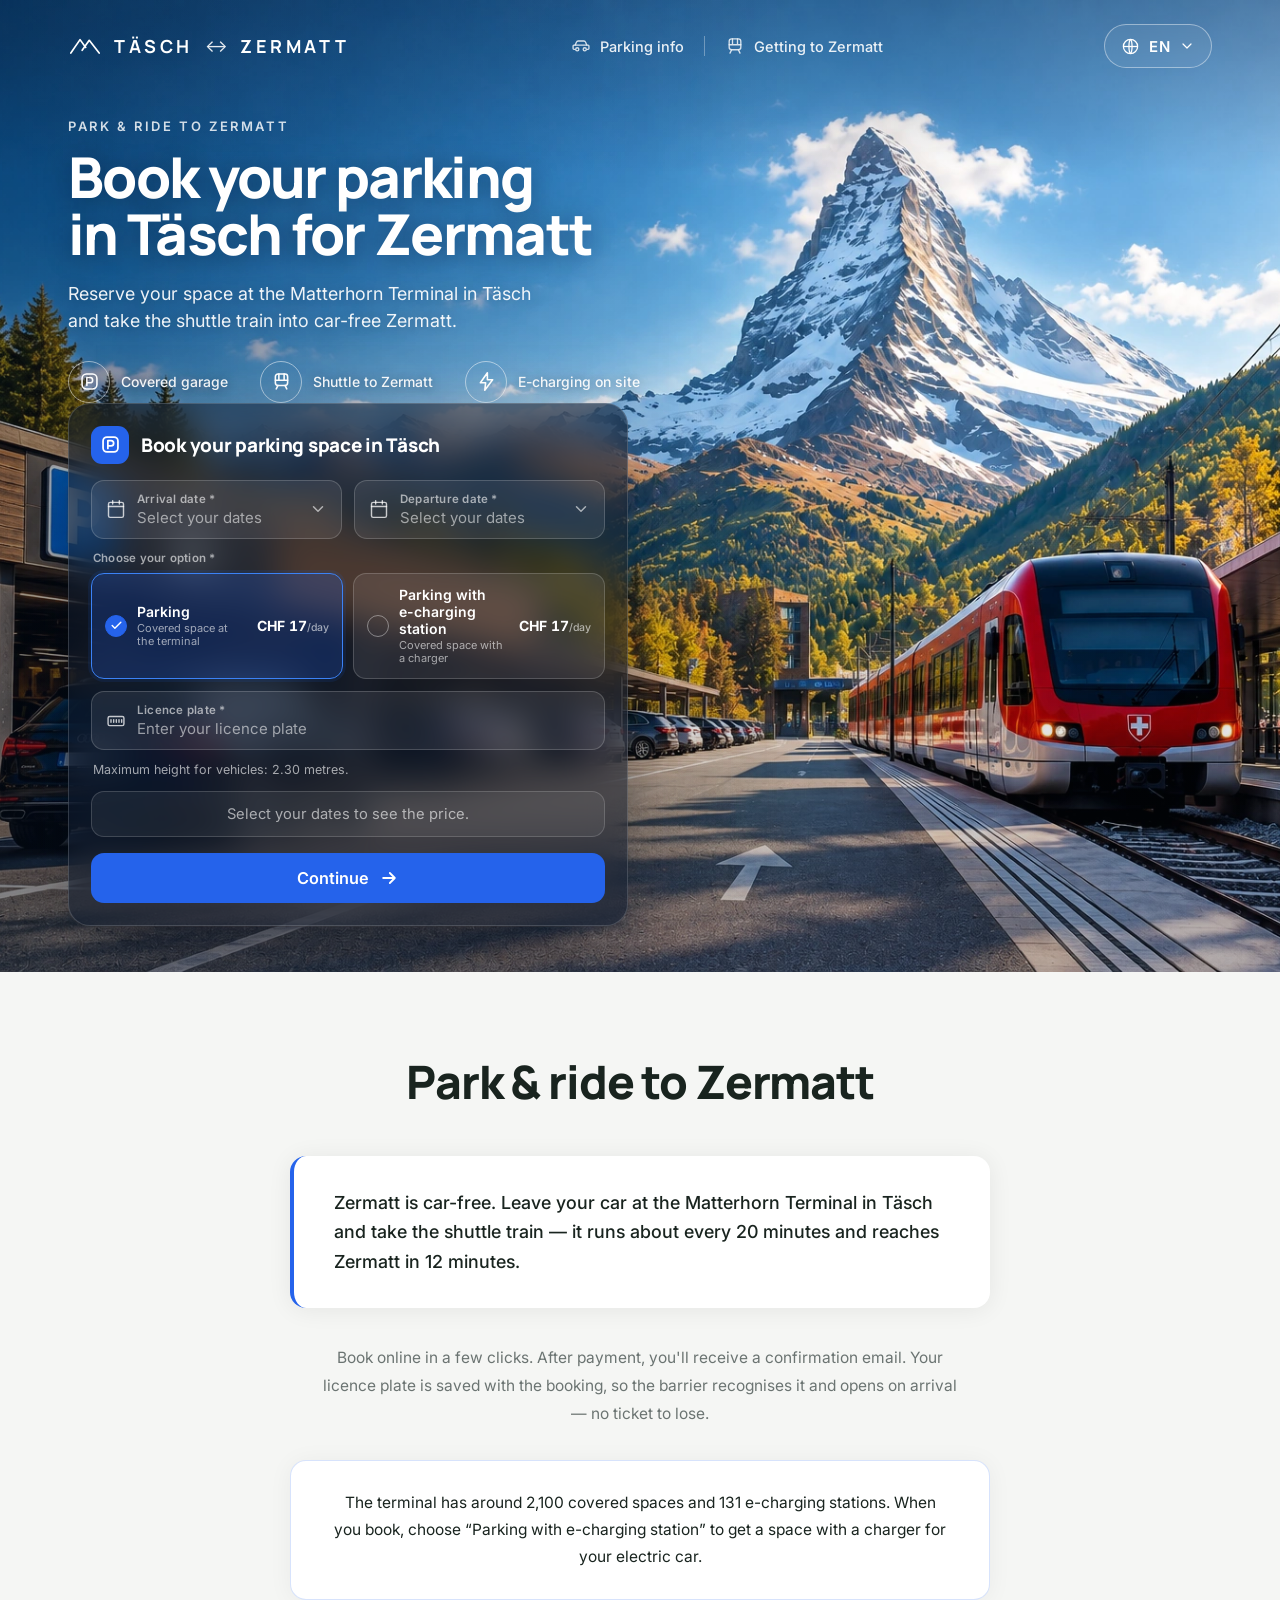
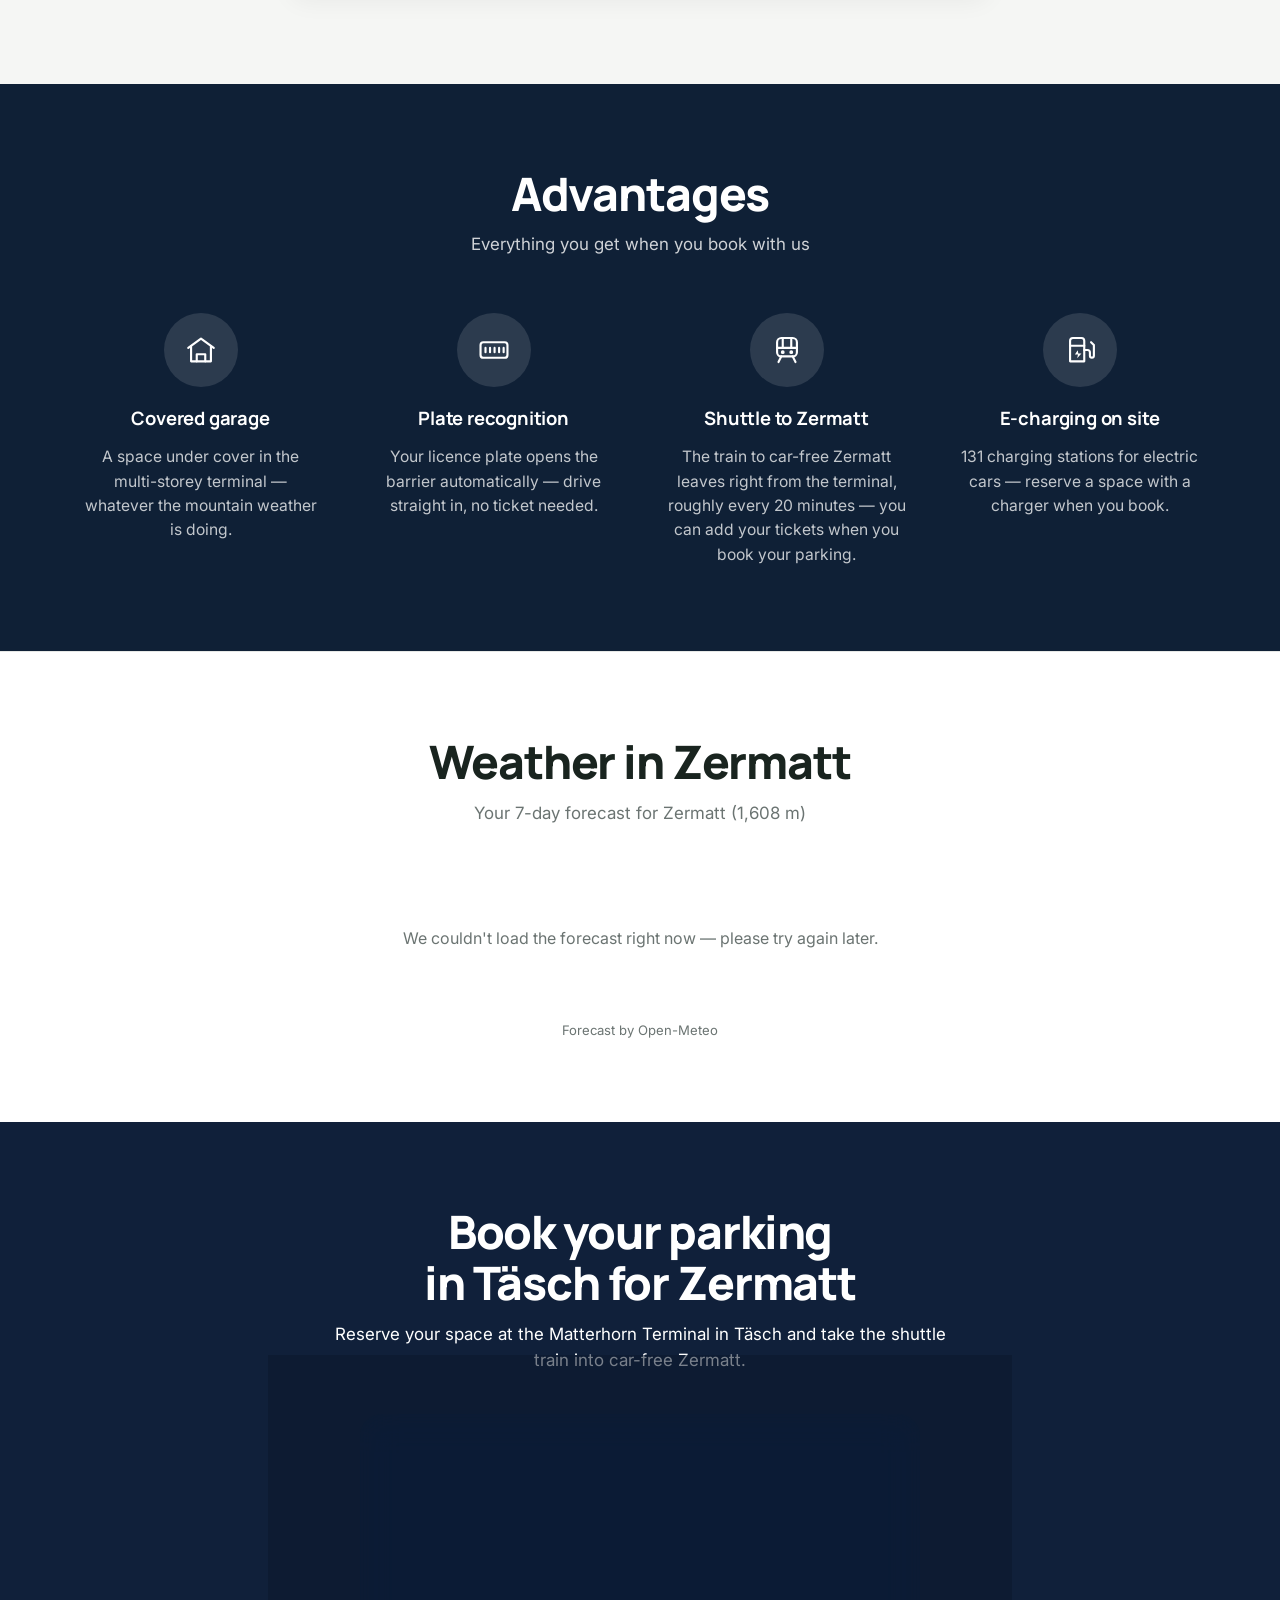
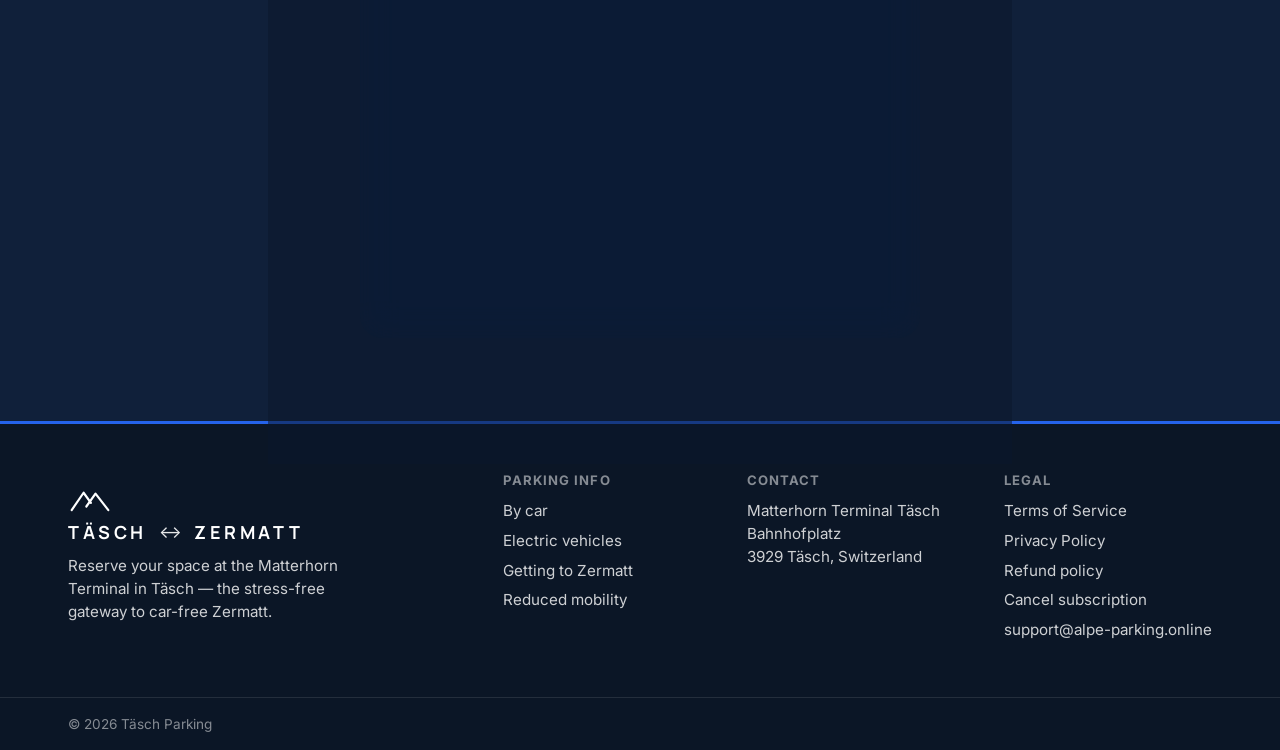
<file: index.html>
<!doctype html>
<html lang="en">
<head>
  <meta charset="utf-8" />
  <meta name="viewport" content="width=device-width, initial-scale=1" />
  <!-- Yandex.Metrika counter -->
  <script type="text/javascript">
    (function(m,e,t,r,i,k,a){
        m[i]=m[i]||function(){(m[i].a=m[i].a||[]).push(arguments)};
        m[i].l=1*new Date();
        for (var j = 0; j < document.scripts.length; j++) {if (document.scripts[j].src === r) { return; }}
        k=e.createElement(t),a=e.getElementsByTagName(t)[0],k.async=1,k.src=r,a.parentNode.insertBefore(k,a)
    })(window, document,'script','https://mc.yandex.ru/metrika/tag.js?id=112734916', 'ym');

    ym(112734916, 'init', {ssr:true, webvisor:true, clickmap:true, ecommerce:"dataLayer", referrer: document.referrer, url: location.href, accurateTrackBounce:true, trackLinks:true});
  </script>
  <!-- /Yandex.Metrika counter -->
  <title>Täsch Parking — Book your parking in Täsch for Zermatt</title>
  <meta name="description" content="Reserve your space at the Matterhorn Terminal in Täsch and take the shuttle train into car-free Zermatt." />
  <!-- hreflang alternates -->
  <link rel="alternate" hreflang="en" href="https://taesch-parking.online/" />
  <link rel="alternate" hreflang="de" href="https://taesch-parking.online/?lang=de" />
  <link rel="alternate" hreflang="it" href="https://taesch-parking.online/?lang=it" />
  <link rel="alternate" hreflang="fr" href="https://taesch-parking.online/?lang=fr" />
  <link rel="alternate" hreflang="es" href="https://taesch-parking.online/?lang=es" />
  <link rel="alternate" hreflang="hu" href="https://taesch-parking.online/?lang=hu" />
  <link rel="alternate" hreflang="pl" href="https://taesch-parking.online/?lang=pl" />
  <link rel="alternate" hreflang="ro" href="https://taesch-parking.online/?lang=ro" />
  <link rel="alternate" hreflang="cs" href="https://taesch-parking.online/?lang=cs" />
  <link rel="alternate" hreflang="nl" href="https://taesch-parking.online/?lang=nl" />
  <link rel="alternate" hreflang="sl" href="https://taesch-parking.online/?lang=sl" />
  <link rel="alternate" hreflang="pt" href="https://taesch-parking.online/?lang=pt" />
  <link rel="alternate" hreflang="hr" href="https://taesch-parking.online/?lang=hr" />
  <link rel="alternate" hreflang="sk" href="https://taesch-parking.online/?lang=sk" />
  <link rel="alternate" hreflang="sr" href="https://taesch-parking.online/?lang=sr" />
  <link rel="alternate" hreflang="uk" href="https://taesch-parking.online/?lang=uk" />
  <link rel="alternate" hreflang="ru" href="https://taesch-parking.online/?lang=ru" />
  <link rel="alternate" hreflang="da" href="https://taesch-parking.online/?lang=da" />
  <link rel="alternate" hreflang="nb" href="https://taesch-parking.online/?lang=nb" />
  <link rel="alternate" hreflang="tr" href="https://taesch-parking.online/?lang=tr" />
  <link rel="alternate" hreflang="zh" href="https://taesch-parking.online/?lang=zh" />
  <link rel="alternate" hreflang="ja" href="https://taesch-parking.online/?lang=ja" />
  <link rel="alternate" hreflang="ko" href="https://taesch-parking.online/?lang=ko" />
  <link rel="alternate" hreflang="hi" href="https://taesch-parking.online/?lang=hi" />
  <link rel="alternate" hreflang="ar" href="https://taesch-parking.online/?lang=ar" />
  <link rel="alternate" hreflang="x-default" href="https://taesch-parking.online/" />
  <link rel="canonical" href="https://taesch-parking.online/" />
  <!-- /hreflang alternates -->
  <link rel="preconnect" href="https://fonts.googleapis.com" />
  <link rel="preconnect" href="https://fonts.gstatic.com" crossorigin />
  <link href="https://fonts.googleapis.com/css2?family=Inter:wght@400;500;600;700;800&family=Manrope:wght@600;700;800&display=swap" rel="stylesheet" />
  <link rel="stylesheet" href="styles.css?v=40" />
</head>
<body>
  <!-- Yandex.Metrika counter (no-JS pixel) -->
  <noscript><div><img src="https://mc.yandex.ru/watch/112734916" style="position:absolute; left:-9999px;" alt="" /></div></noscript>
  <section class="hero">
    <img class="hero-bg" src="assets/hero.webp" alt="" aria-hidden="true">
    <!-- Header -->
    <header class="site-header">
      <div class="wrap header-inner">
        <a class="brand" href="index.html" aria-label="Täsch Parking — home page" data-i18n-aria="ui.homeLink">
          <svg class="brand-mark" viewBox="0 0 48 48" fill="none" stroke="currentColor" stroke-width="2.4" stroke-linecap="round" stroke-linejoin="round" aria-hidden="true">
            <path d="M4 34 L17 15 L25 26" />
            <path d="M20 30 L30 16 L44 34" />
          </svg>
          <span class="brand-text hero-wordmark">
            <span class="brand-name">TÄSCH</span>
            <span class="brand-arrow" aria-hidden="true">↔</span>
            <span class="brand-name">ZERMATT</span>
          </span>
        </a>

        <nav class="nav hero-nav" aria-label="Main menu" data-i18n-aria="ui.mainNav">
          <a class="hero-navlink" href="getting-here.html">
            <svg viewBox="0 0 24 24" fill="none" stroke="currentColor" stroke-width="1.6" stroke-linecap="round" stroke-linejoin="round" aria-hidden="true"><path d="M5 11l1.6-3.7A2 2 0 0 1 8.5 6h7a2 2 0 0 1 1.9 1.3L19 11"/><path d="M3.5 11h17a1 1 0 0 1 1 1v3a1 1 0 0 1-1 1h-1M4.5 16h-1a1 1 0 0 1-1-1v-3a1 1 0 0 1 1-1"/><circle cx="7.5" cy="16" r="1.9"/><circle cx="16.5" cy="16" r="1.9"/></svg>
            <span data-i18n="nav.parking">Parking info</span>
          </a>
          <span class="hero-navsep" aria-hidden="true"></span>
          <a class="hero-navlink" href="arrival-train.html">
            <svg viewBox="0 0 24 24" fill="none" stroke="currentColor" stroke-width="1.6" stroke-linecap="round" stroke-linejoin="round" aria-hidden="true"><rect x="5" y="3.5" width="14" height="13" rx="3"/><path d="M5 10.5h14M9 3.5v7M15 3.5v7M8 16.5l-2 4M16 16.5l2 4"/></svg>
            <span data-i18n="footer.l.train">Getting to Zermatt</span>
          </a>
        </nav>

        <div class="lang" id="lang">
          <button class="lang-btn" id="langBtn" type="button" aria-haspopup="listbox" aria-expanded="false">
            <svg class="icon" viewBox="0 0 24 24" fill="none" stroke="currentColor" stroke-width="1.6" aria-hidden="true">
              <circle cx="12" cy="12" r="9" />
              <path d="M3 12h18" />
              <path d="M12 3c2.6 2.6 2.6 15.4 0 18M12 3c-2.6 2.6-2.6 15.4 0 18" />
            </svg>
            <span id="langCode">EN</span>
            <svg class="chevron" viewBox="0 0 24 24" fill="none" stroke="currentColor" stroke-width="1.8" stroke-linecap="round" stroke-linejoin="round" aria-hidden="true"><path d="M6 9l6 6 6-6" /></svg>
          </button>
          <ul class="select-menu lang-menu" id="langMenu" role="listbox">
            <li class="select-option is-active" data-lang="en" role="option"><span class="opt-flag">🇬🇧</span><span>English</span><span class="opt-code">EN</span></li>
            <li class="select-option" data-lang="de" role="option"><span class="opt-flag">🇩🇪</span><span>Deutsch</span><span class="opt-code">DE</span></li>
            <li class="select-option" data-lang="fr" role="option"><span class="opt-flag">🇫🇷</span><span>Français</span><span class="opt-code">FR</span></li>
            <li class="select-option" data-lang="es" role="option"><span class="opt-flag">🇪🇸</span><span>Español</span><span class="opt-code">ES</span></li>
            <li class="select-option" data-lang="hu" role="option"><span class="opt-flag">🇭🇺</span><span>Magyar</span><span class="opt-code">HU</span></li>
            <li class="select-option" data-lang="it" role="option"><span class="opt-flag">🇮🇹</span><span>Italiano</span><span class="opt-code">IT</span></li>
            <li class="select-option" data-lang="pl" role="option"><span class="opt-flag">🇵🇱</span><span>Polski</span><span class="opt-code">PL</span></li>
            <li class="select-option" data-lang="ro" role="option"><span class="opt-flag">🇷🇴</span><span>Română</span><span class="opt-code">RO</span></li>
            <li class="select-option" data-lang="cs" role="option"><span class="opt-flag">🇨🇿</span><span>Čeština</span><span class="opt-code">CS</span></li>
            <li class="select-option" data-lang="nl" role="option"><span class="opt-flag">🇳🇱</span><span>Nederlands</span><span class="opt-code">NL</span></li>
            <li class="select-option" data-lang="sl" role="option"><span class="opt-flag">🇸🇮</span><span>Slovenščina</span><span class="opt-code">SL</span></li>
            <li class="select-option" data-lang="pt" role="option"><span class="opt-flag">🇵🇹</span><span>Português</span><span class="opt-code">PT</span></li>
            <li class="select-option" data-lang="hr" role="option"><span class="opt-flag">🇭🇷</span><span>Hrvatski</span><span class="opt-code">HR</span></li>
            <li class="select-option" data-lang="sk" role="option"><span class="opt-flag">🇸🇰</span><span>Slovenčina</span><span class="opt-code">SK</span></li>
            <li class="select-option" data-lang="sr" role="option"><span class="opt-flag">🇷🇸</span><span>Srpski</span><span class="opt-code">SR</span></li>
            <li class="select-option" data-lang="uk" role="option"><span class="opt-flag">🇺🇦</span><span>Українська</span><span class="opt-code">UK</span></li>
            <li class="select-option" data-lang="ru" role="option"><span class="opt-flag">🇷🇺</span><span>Русский</span><span class="opt-code">RU</span></li>
            <li class="select-option" data-lang="da" role="option"><span class="opt-flag">🇩🇰</span><span>Dansk</span><span class="opt-code">DA</span></li>
            <li class="select-option" data-lang="nb" role="option"><span class="opt-flag">🇳🇴</span><span>Norsk</span><span class="opt-code">NB</span></li>
            <li class="select-option" data-lang="tr" role="option"><span class="opt-flag">🇹🇷</span><span>Türkçe</span><span class="opt-code">TR</span></li>
            <li class="select-option" data-lang="zh" role="option"><span class="opt-flag">🇨🇳</span><span>中文</span><span class="opt-code">ZH</span></li>
            <li class="select-option" data-lang="ja" role="option"><span class="opt-flag">🇯🇵</span><span>日本語</span><span class="opt-code">JA</span></li>
            <li class="select-option" data-lang="ko" role="option"><span class="opt-flag">🇰🇷</span><span>한국어</span><span class="opt-code">KO</span></li>
            <li class="select-option" data-lang="hi" role="option"><span class="opt-flag">🇮🇳</span><span>हिन्दी</span><span class="opt-code">HI</span></li>
            <li class="select-option" data-lang="ar" role="option"><span class="opt-flag">🇸🇦</span><span>العربية</span><span class="opt-code">AR</span></li>
          </ul>
        </div>
      </div>
    </header>

    <!-- Hero content -->
    <div class="wrap hero-content">
      <div class="hero-copy">
        <p class="hero-eyebrow" data-i18n="info.title">Park &amp; ride to Zermatt</p>
        <h1 class="hero-title" data-i18n="hero.title" data-i18n-html>Book your parking<br>in Täsch for Zermatt</h1>
        <p class="hero-sub" data-i18n="hero.subtitle">Reserve your space at the Matterhorn Terminal in Täsch and take the shuttle train into car-free Zermatt.</p>
        <ul class="hero-badges">
          <li class="hero-badge">
            <span class="hb-ic"><svg viewBox="0 0 24 24" fill="none" stroke="currentColor" stroke-width="1.8" stroke-linecap="round" stroke-linejoin="round" aria-hidden="true"><rect x="3.5" y="3.5" width="17" height="17" rx="5"/><path d="M9 16.5V7.5h3.6a3 3 0 0 1 0 6H9"/></svg></span>
            <span data-i18n="adv.covered.t">Covered garage</span>
          </li>
          <li class="hero-badge">
            <span class="hb-ic"><svg viewBox="0 0 24 24" fill="none" stroke="currentColor" stroke-width="1.8" stroke-linecap="round" stroke-linejoin="round" aria-hidden="true"><rect x="5" y="3.5" width="14" height="13" rx="3"/><path d="M5 10.5h14M9 3.5v7M15 3.5v7M8 16.5l-2 4M16 16.5l2 4"/></svg></span>
            <span data-i18n="adv.shuttle.t">Shuttle to Zermatt</span>
          </li>
          <li class="hero-badge">
            <span class="hb-ic"><svg viewBox="0 0 24 24" fill="none" stroke="currentColor" stroke-width="1.8" stroke-linecap="round" stroke-linejoin="round" aria-hidden="true"><path d="M13 2 L5 13.5 h6 l-1 8.5 9-12 h-6 z"/></svg></span>
            <span data-i18n="adv.charge.t">E-charging on site</span>
          </li>
        </ul>
      </div>
      <div class="booking-card" id="book">
        <div id="bkContent"></div>
      </div>
    </div>
  </section>

  <section class="dining">
    <div class="wrap">
      <div class="section-head">
        <h2 data-i18n="info.title">Park &amp; ride to Zermatt</h2>
      </div>
      <p class="dine-guarantee" data-i18n="info.guarantee">Zermatt is car-free. Leave your car at the Matterhorn Terminal in Täsch and take the shuttle train — it runs about every 20 minutes and reaches Zermatt in 12 minutes.</p>
      <p class="dine-text" data-i18n="info.process">Book online in a few clicks. After payment, you'll receive a confirmation email. Your licence plate is saved with the booking, so the barrier recognises it and opens on arrival — no ticket to lose.</p>
      <p class="dine-voucher" data-i18n="info.extra">The terminal has around 2,100 covered spaces and 131 e-charging stations. When you book, choose “Parking with e-charging station” to get a space with a charger for your electric car.</p>
    </div>
  </section>

  <section class="advantages">
    <div class="wrap">
      <div class="section-head">
        <h2 data-i18n="adv.title">Advantages</h2>
        <p data-i18n="adv.subtitle">Everything you get when you book with us</p>
      </div>
      <ul class="adv-grid">
        <li class="adv">
          <span class="adv-icon">
            <svg viewBox="0 0 24 24" fill="none" stroke="currentColor" stroke-width="1.5" stroke-linecap="round" stroke-linejoin="round" aria-hidden="true">
              <path d="M3 10.5 L12 4 L21 10.5" />
              <path d="M5 9.5V20h14V9.5" />
              <path d="M9 20v-5h6v5" />
            </svg>
          </span>
          <h3 data-i18n="adv.covered.t">Covered garage</h3>
          <p data-i18n="adv.covered.d">A space under cover in the multi-storey terminal — whatever the mountain weather is doing.</p>
        </li>
        <li class="adv">
          <span class="adv-icon">
            <svg viewBox="0 0 24 24" fill="none" stroke="currentColor" stroke-width="1.5" stroke-linecap="round" stroke-linejoin="round" aria-hidden="true">
              <rect x="2.5" y="6.5" width="19" height="11" rx="2" />
              <path d="M6 10.5v3M9.2 10.5v3M12.4 10.5v3M15.6 10.5v3M18.8 10.5v3" />
            </svg>
          </span>
          <h3 data-i18n="adv.plate.t">Plate recognition</h3>
          <p data-i18n="adv.plate.d">Your licence plate opens the barrier automatically — drive straight in, no ticket needed.</p>
        </li>
        <li class="adv">
          <span class="adv-icon">
            <svg viewBox="0 0 24 24" fill="none" stroke="currentColor" stroke-width="1.5" stroke-linecap="round" stroke-linejoin="round" aria-hidden="true">
              <rect x="5" y="3.5" width="14" height="13" rx="3" />
              <path d="M5 10.5h14" />
              <path d="M9 3.5v7M15 3.5v7" />
              <path d="M8 16.5l-2 4M16 16.5l2 4" />
              <circle cx="9" cy="13.5" r="0.6" fill="currentColor" /><circle cx="15" cy="13.5" r="0.6" fill="currentColor" />
            </svg>
          </span>
          <h3 data-i18n="adv.shuttle.t">Shuttle to Zermatt</h3>
          <p data-i18n="adv.shuttle.d">The train to car-free Zermatt leaves right from the terminal, roughly every 20 minutes — you can add your tickets when you book your parking.</p>
        </li>
        <li class="adv">
          <span class="adv-icon">
            <svg viewBox="0 0 24 24" fill="none" stroke="currentColor" stroke-width="1.5" stroke-linecap="round" stroke-linejoin="round" aria-hidden="true">
              <path d="M7 3.5h6a2 2 0 0 1 2 2V20H5V5.5a2 2 0 0 1 2-2z" />
              <path d="M5 9h10" />
              <path d="M15 12h2.2a1.8 1.8 0 0 1 1.8 1.8V16a1.4 1.4 0 0 0 1.4 1.4A1.4 1.4 0 0 0 21.8 16V8.5l-2-2" />
              <path d="M10.4 12.2 L8.4 15.2 h2.2 l-0.6 2.6 3-3.4 h-2.2z" fill="currentColor" stroke="none" />
            </svg>
          </span>
          <h3 data-i18n="adv.charge.t">E-charging on site</h3>
          <p data-i18n="adv.charge.d">131 charging stations for electric cars — reserve a space with a charger when you book.</p>
        </li>
      </ul>
    </div>
  </section>

  <section class="weather">
    <div class="wrap">
      <div class="section-head">
        <h2 data-i18n="weather.title">Weather in Zermatt</h2>
        <p data-i18n="weather.subtitle">Your 7-day forecast for Zermatt (1,608 m)</p>
      </div>
      <div class="weather-grid" id="weatherGrid">
        <p class="weather-msg" data-i18n="weather.loading">Loading the latest forecast…</p>
      </div>
      <p class="weather-source">
        <a href="https://open-meteo.com" target="_blank" rel="noopener" data-i18n="weather.source">Forecast by Open-Meteo</a>
      </p>
    </div>
  </section>

  <section class="book-section">
    <div class="wrap">
      <div class="section-head">
        <h2 data-i18n="hero.title" data-i18n-html>Book your parking<br>in Täsch for Zermatt</h2>
        <p data-i18n="hero.subtitle">Reserve your space at the Matterhorn Terminal in Täsch and take the shuttle train into car-free Zermatt.</p>
      </div>
      <div class="booking-card">
        <div id="bkContent2"></div>
      </div>
    </div>
  </section>

  <footer class="site-footer">
    <div class="wrap">
      <div class="footer-col">
        <a class="brand" href="index.html" aria-label="Täsch Parking — home page" data-i18n-aria="ui.homeLink">
          <svg class="brand-mark" viewBox="0 0 48 48" fill="none" stroke="currentColor" stroke-width="2.4" stroke-linecap="round" stroke-linejoin="round" aria-hidden="true">
            <path d="M4 34 L17 15 L25 26" />
            <path d="M20 30 L30 16 L44 34" />
          </svg>
          <span class="brand-text hero-wordmark">
            <span class="brand-name">TÄSCH</span>
            <span class="brand-arrow" aria-hidden="true">↔</span>
            <span class="brand-name">ZERMATT</span>
          </span>
        </a>
        <p class="footer-tag" data-i18n="footer.tagline">Reserve your space at the Matterhorn Terminal in Täsch — the stress-free gateway to car-free Zermatt.</p>
      </div>
      <div class="footer-col">
        <h4 data-i18n="footer.links">Parking info</h4>
        <a href="arrival-car.html" data-i18n="footer.l.car">By car</a>
        <a href="arrival-charging.html" data-i18n="footer.l.charging">Electric vehicles</a>
        <a href="arrival-train.html" data-i18n="footer.l.train">Getting to Zermatt</a>
        <a href="arrival-reduced-mobility.html" data-i18n="footer.l.reduced">Reduced mobility</a>
      </div>
      <div class="footer-col">
        <h4 data-i18n="footer.contact">Contact</h4>
        <p>Matterhorn Terminal Täsch<br />Bahnhofplatz<br />3929 Täsch, <span data-i18n="footer.country">Switzerland</span></p>
      </div>
      <div class="footer-col footer-legal">
        <h4 data-i18n="legal.heading">Legal</h4>
        <a href="terms.html" data-i18n="legal.terms">Terms of Service</a>
        <a href="privacy.html" data-i18n="legal.privacy">Privacy Policy</a>
        <a href="refund.html" data-i18n="legal.refund">Refund policy</a>
        <a href="cancel-subscription.html" data-i18n="legal.cancel">Cancel subscription</a>
        <a href="mailto:support@alpe-parking.online">support@alpe-parking.online</a>
      </div>
    </div>
    <div class="footer-bottom">
      <div class="wrap"><span data-i18n="footer.legal">© 2026 Täsch Parking</span></div>
    </div>
  </footer>

  <div class="toast" id="toast" role="status" aria-live="polite"></div>

  <script src="script.js?v=40"></script>
</body>
</html>
</file>
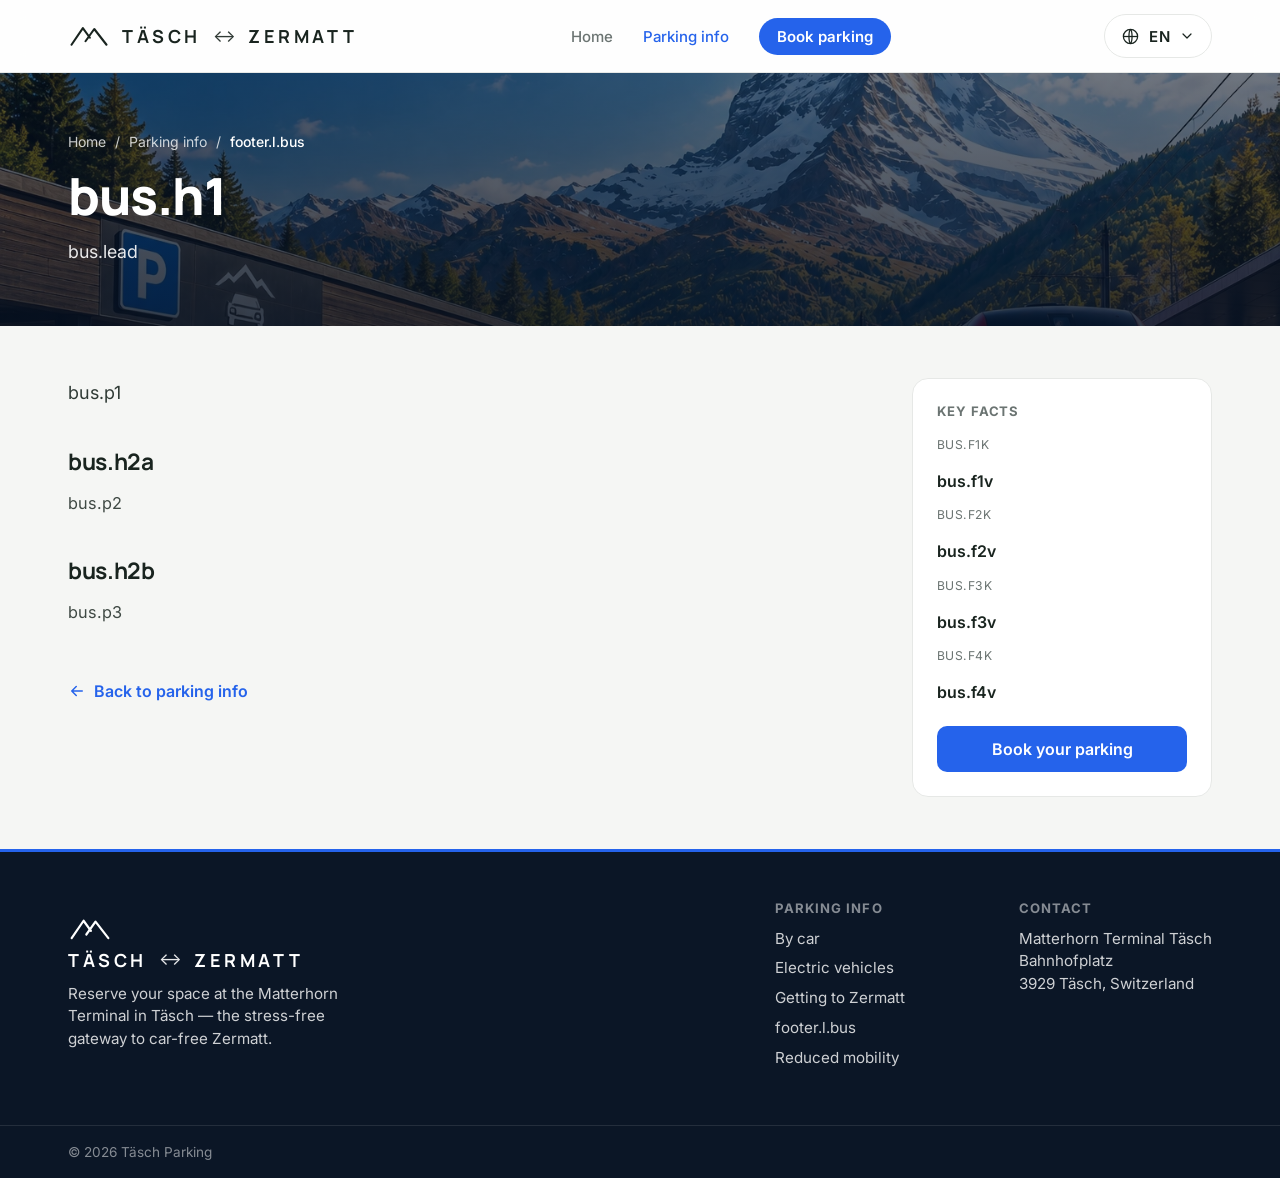
<file: arrival-bus.html>
<!doctype html>
<html lang="en">
<head>
  <!-- Yandex.Metrika counter -->
  <script type="text/javascript">
    (function(m,e,t,r,i,k,a){m[i]=m[i]||function(){(m[i].a=m[i].a||[]).push(arguments)};m[i].l=1*new Date();for(var j=0;j<document.scripts.length;j++){if(document.scripts[j].src===r){return;}}k=e.createElement(t),a=e.getElementsByTagName(t)[0],k.async=1,k.src=r,a.parentNode.insertBefore(k,a)})(window,document,'script','https://mc.yandex.ru/metrika/tag.js?id=110001464','ym');
    ym(110001464,'init',{ssr:true,webvisor:true,clickmap:true,ecommerce:"dataLayer",referrer:document.referrer,url:location.href,accurateTrackBounce:true,trackLinks:true});
  </script>
  <noscript><div><img src="https://mc.yandex.ru/watch/110001464" style="position:absolute;left:-9999px;" alt=""/></div></noscript>
  <!-- /Yandex.Metrika counter -->
  <meta charset="utf-8" />
  <meta name="viewport" content="width=device-width, initial-scale=1" />
  <title>Coaches & groups — Täsch Parking</title>
  <meta name="description" content="Where coaches stop at the Matterhorn Terminal in Täsch and how groups continue to car-free Zermatt." />
  <!-- hreflang alternates -->
  <link rel="alternate" hreflang="en" href="https://taesch-parking.online/arrival-bus.html" />
  <link rel="alternate" hreflang="de" href="https://taesch-parking.online/arrival-bus.html?lang=de" />
  <link rel="alternate" hreflang="it" href="https://taesch-parking.online/arrival-bus.html?lang=it" />
  <link rel="alternate" hreflang="fr" href="https://taesch-parking.online/arrival-bus.html?lang=fr" />
  <link rel="alternate" hreflang="es" href="https://taesch-parking.online/arrival-bus.html?lang=es" />
  <link rel="alternate" hreflang="hu" href="https://taesch-parking.online/arrival-bus.html?lang=hu" />
  <link rel="alternate" hreflang="pl" href="https://taesch-parking.online/arrival-bus.html?lang=pl" />
  <link rel="alternate" hreflang="ro" href="https://taesch-parking.online/arrival-bus.html?lang=ro" />
  <link rel="alternate" hreflang="cs" href="https://taesch-parking.online/arrival-bus.html?lang=cs" />
  <link rel="alternate" hreflang="nl" href="https://taesch-parking.online/arrival-bus.html?lang=nl" />
  <link rel="alternate" hreflang="sl" href="https://taesch-parking.online/arrival-bus.html?lang=sl" />
  <link rel="alternate" hreflang="pt" href="https://taesch-parking.online/arrival-bus.html?lang=pt" />
  <link rel="alternate" hreflang="hr" href="https://taesch-parking.online/arrival-bus.html?lang=hr" />
  <link rel="alternate" hreflang="sk" href="https://taesch-parking.online/arrival-bus.html?lang=sk" />
  <link rel="alternate" hreflang="sr" href="https://taesch-parking.online/arrival-bus.html?lang=sr" />
  <link rel="alternate" hreflang="uk" href="https://taesch-parking.online/arrival-bus.html?lang=uk" />
  <link rel="alternate" hreflang="da" href="https://taesch-parking.online/arrival-bus.html?lang=da" />
  <link rel="alternate" hreflang="nb" href="https://taesch-parking.online/arrival-bus.html?lang=nb" />
  <link rel="alternate" hreflang="tr" href="https://taesch-parking.online/arrival-bus.html?lang=tr" />
  <link rel="alternate" hreflang="zh" href="https://taesch-parking.online/arrival-bus.html?lang=zh" />
  <link rel="alternate" hreflang="ja" href="https://taesch-parking.online/arrival-bus.html?lang=ja" />
  <link rel="alternate" hreflang="ko" href="https://taesch-parking.online/arrival-bus.html?lang=ko" />
  <link rel="alternate" hreflang="hi" href="https://taesch-parking.online/arrival-bus.html?lang=hi" />
  <link rel="alternate" hreflang="ar" href="https://taesch-parking.online/arrival-bus.html?lang=ar" />
  <link rel="alternate" hreflang="x-default" href="https://taesch-parking.online/arrival-bus.html" />
  <link rel="canonical" href="https://taesch-parking.online/arrival-bus.html" />
  <!-- /hreflang alternates -->
  <link rel="preconnect" href="https://fonts.googleapis.com" />
  <link rel="preconnect" href="https://fonts.gstatic.com" crossorigin />
  <link href="https://fonts.googleapis.com/css2?family=Inter:wght@400;500;600;700;800&family=Manrope:wght@600;700;800&display=swap" rel="stylesheet" />
  <link rel="stylesheet" href="styles.css?v=8" />
</head>
<body class="page">
  <header class="page-header">
    <div class="wrap header-inner">
      <a class="brand" href="index.html" aria-label="Täsch Parking — home">
        <svg class="brand-mark" viewBox="0 0 48 48" fill="none" stroke="currentColor" stroke-width="2.4" stroke-linecap="round" stroke-linejoin="round" aria-hidden="true">
            <path d="M4 34 L17 15 L25 26" />
            <path d="M20 30 L30 16 L44 34" />
          </svg>
        <span class="brand-text hero-wordmark">
            <span class="brand-name">TÄSCH</span>
            <span class="brand-arrow" aria-hidden="true">↔</span>
            <span class="brand-name">ZERMATT</span>
          </span>
      </a>
      <nav class="page-nav" aria-label="Primary">
        <a href="index.html" data-i18n="pg.nav.home">Home</a>
        <a href="getting-here.html" class="is-current" data-i18n="nav.parking">Parking info</a>
        <a class="page-nav-cta" href="index.html#book" data-i18n="pg.nav.book">Book parking</a>
      </nav>
      <div class="lang" id="lang">
        <button class="lang-btn" id="langBtn" type="button" aria-haspopup="listbox" aria-expanded="false">
          <svg class="icon" viewBox="0 0 24 24" fill="none" stroke="currentColor" stroke-width="1.6" aria-hidden="true">
            <circle cx="12" cy="12" r="9" />
            <path d="M3 12h18" />
            <path d="M12 3c2.6 2.6 2.6 15.4 0 18M12 3c-2.6 2.6-2.6 15.4 0 18" />
          </svg>
          <span id="langCode">EN</span>
          <svg class="chevron" viewBox="0 0 24 24" fill="none" stroke="currentColor" stroke-width="1.8" stroke-linecap="round" stroke-linejoin="round" aria-hidden="true"><path d="M6 9l6 6 6-6" /></svg>
        </button>
        <ul class="select-menu lang-menu" id="langMenu" role="listbox">
          <li class="select-option is-active" data-lang="en" role="option"><span class="opt-flag">🇬🇧</span><span>English</span><span class="opt-code">EN</span></li>
          <li class="select-option" data-lang="de" role="option"><span class="opt-flag">🇩🇪</span><span>Deutsch</span><span class="opt-code">DE</span></li>
          <li class="select-option" data-lang="fr" role="option"><span class="opt-flag">🇫🇷</span><span>Français</span><span class="opt-code">FR</span></li>
          <li class="select-option" data-lang="es" role="option"><span class="opt-flag">🇪🇸</span><span>Español</span><span class="opt-code">ES</span></li>
          <li class="select-option" data-lang="hu" role="option"><span class="opt-flag">🇭🇺</span><span>Magyar</span><span class="opt-code">HU</span></li>
          <li class="select-option" data-lang="it" role="option"><span class="opt-flag">🇮🇹</span><span>Italiano</span><span class="opt-code">IT</span></li>
          <li class="select-option" data-lang="pl" role="option"><span class="opt-flag">🇵🇱</span><span>Polski</span><span class="opt-code">PL</span></li>
          <li class="select-option" data-lang="ro" role="option"><span class="opt-flag">🇷🇴</span><span>Română</span><span class="opt-code">RO</span></li>
          <li class="select-option" data-lang="cs" role="option"><span class="opt-flag">🇨🇿</span><span>Čeština</span><span class="opt-code">CS</span></li>
          <li class="select-option" data-lang="nl" role="option"><span class="opt-flag">🇳🇱</span><span>Nederlands</span><span class="opt-code">NL</span></li>
          <li class="select-option" data-lang="sl" role="option"><span class="opt-flag">🇸🇮</span><span>Slovenščina</span><span class="opt-code">SL</span></li>
          <li class="select-option" data-lang="pt" role="option"><span class="opt-flag">🇵🇹</span><span>Português</span><span class="opt-code">PT</span></li>
          <li class="select-option" data-lang="hr" role="option"><span class="opt-flag">🇭🇷</span><span>Hrvatski</span><span class="opt-code">HR</span></li>
          <li class="select-option" data-lang="sk" role="option"><span class="opt-flag">🇸🇰</span><span>Slovenčina</span><span class="opt-code">SK</span></li>
          <li class="select-option" data-lang="sr" role="option"><span class="opt-flag">🇷🇸</span><span>Srpski</span><span class="opt-code">SR</span></li>
          <li class="select-option" data-lang="uk" role="option"><span class="opt-flag">🇺🇦</span><span>Українська</span><span class="opt-code">UK</span></li>
          <li class="select-option" data-lang="da" role="option"><span class="opt-flag">🇩🇰</span><span>Dansk</span><span class="opt-code">DA</span></li>
          <li class="select-option" data-lang="nb" role="option"><span class="opt-flag">🇳🇴</span><span>Norsk</span><span class="opt-code">NB</span></li>
          <li class="select-option" data-lang="tr" role="option"><span class="opt-flag">🇹🇷</span><span>Türkçe</span><span class="opt-code">TR</span></li>
          <li class="select-option" data-lang="zh" role="option"><span class="opt-flag">🇨🇳</span><span>中文</span><span class="opt-code">ZH</span></li>
          <li class="select-option" data-lang="ja" role="option"><span class="opt-flag">🇯🇵</span><span>日本語</span><span class="opt-code">JA</span></li>
          <li class="select-option" data-lang="ko" role="option"><span class="opt-flag">🇰🇷</span><span>한국어</span><span class="opt-code">KO</span></li>
          <li class="select-option" data-lang="hi" role="option"><span class="opt-flag">🇮🇳</span><span>हिन्दी</span><span class="opt-code">HI</span></li>
          <li class="select-option" data-lang="ar" role="option"><span class="opt-flag">🇸🇦</span><span>العربية</span><span class="opt-code">AR</span></li>
        </ul>
      </div>
    </div>
  </header>
  <section class="section-hero">
    <div class="wrap">
      <nav class="breadcrumb"><a href="index.html" data-i18n="pg.nav.home">Home</a><span>/</span><a href="getting-here.html" data-i18n="nav.parking">Parking info</a><span>/</span><span data-i18n="footer.l.bus">By bus</span></nav>
      <h1 data-i18n="bus.h1">Coaches & groups</h1>
      <p data-i18n="bus.lead">Where coaches stop at the terminal and how groups continue to Zermatt.</p>
    </div>
  </section>

  <section class="section-body">
    <div class="wrap">
      <div class="article">
        <article class="prose">
          <p data-i18n="bus.p1">Tour coaches use the terminal in Täsch just like cars.</p>
          <h2 data-i18n="bus.h2a">Parking the coach</h2>
          <p data-i18n="bus.p2">Coach parking is arranged at the terminal.</p>
          <h2 data-i18n="bus.h2b">Onward to Zermatt</h2>
          <p data-i18n="bus.p3">From the drop-off it is a short walk to the shuttle-train platform.</p>
          <a class="back-link" href="getting-here.html"><svg viewBox="0 0 24 24" fill="none" stroke="currentColor" stroke-width="2" stroke-linecap="round" stroke-linejoin="round"><path d="M19 12H5M11 6l-6 6 6 6"/></svg> <span data-i18n="pg.backLink">Back to all arrival options</span></a>
        </article>
        <aside class="facts">
          <h3 data-i18n="pg.keyFacts">Key facts</h3>
          <dl>
            <dt data-i18n="bus.f1k">Coaches</dt>
            <dd data-i18n="bus.f1v">Bays at the terminal</dd>
            <dt data-i18n="bus.f2k">Booking</dt>
            <dd data-i18n="bus.f2v">Arrange with the terminal</dd>
            <dt data-i18n="bus.f3k">Drop-off</dt>
            <dd data-i18n="bus.f3v">Beside the station</dd>
            <dt data-i18n="bus.f4k">To Zermatt</dt>
            <dd data-i18n="bus.f4v">By shuttle train</dd>
          </dl>
          <a class="facts-cta" href="index.html" data-i18n="pg.ctaBook">Book your parking</a>
        </aside>
      </div>
    </div>
  </section>
  <footer class="site-footer">
    <div class="wrap">
      <div class="footer-col">
        <a class="brand" href="index.html" aria-label="Täsch Parking — home">
          <svg class="brand-mark" viewBox="0 0 48 48" fill="none" stroke="currentColor" stroke-width="2.4" stroke-linecap="round" stroke-linejoin="round" aria-hidden="true">
            <path d="M4 34 L17 15 L25 26" />
            <path d="M20 30 L30 16 L44 34" />
          </svg>
          <span class="brand-text hero-wordmark">
            <span class="brand-name">TÄSCH</span>
            <span class="brand-arrow" aria-hidden="true">↔</span>
            <span class="brand-name">ZERMATT</span>
          </span>
        </a>
        <p class="footer-tag" data-i18n="footer.tagline">Reserve your space at the Matterhorn Terminal in Täsch — the stress-free gateway to car-free Zermatt.</p>
      </div>
      <div class="footer-col">
        <h4 data-i18n="footer.links">Parking info</h4>
        <a href="arrival-car.html" data-i18n="footer.l.car">By car</a>
        <a href="arrival-charging.html" data-i18n="footer.l.charging">Electric vehicles</a>
        <a href="arrival-train.html" data-i18n="footer.l.train">Getting to Zermatt</a>
        <a href="arrival-bus.html" data-i18n="footer.l.bus">By bus</a>
        <a href="arrival-reduced-mobility.html" data-i18n="footer.l.reduced">Reduced mobility</a>
      </div>
      <div class="footer-col">
        <h4 data-i18n="footer.contact">Contact</h4>
        <p>Matterhorn Terminal Täsch<br />Bahnhofplatz<br />3929 Täsch, Switzerland</p>
      </div>
    </div>
    <div class="footer-bottom"><div class="wrap"><span data-i18n="footer.legal">© 2026 Täsch Parking</span></div></div>
  </footer>
  <div class="toast" id="toast" role="status" aria-live="polite"></div>
  <script src="script.js?v=3"></script>
</body>
</html>
</file>
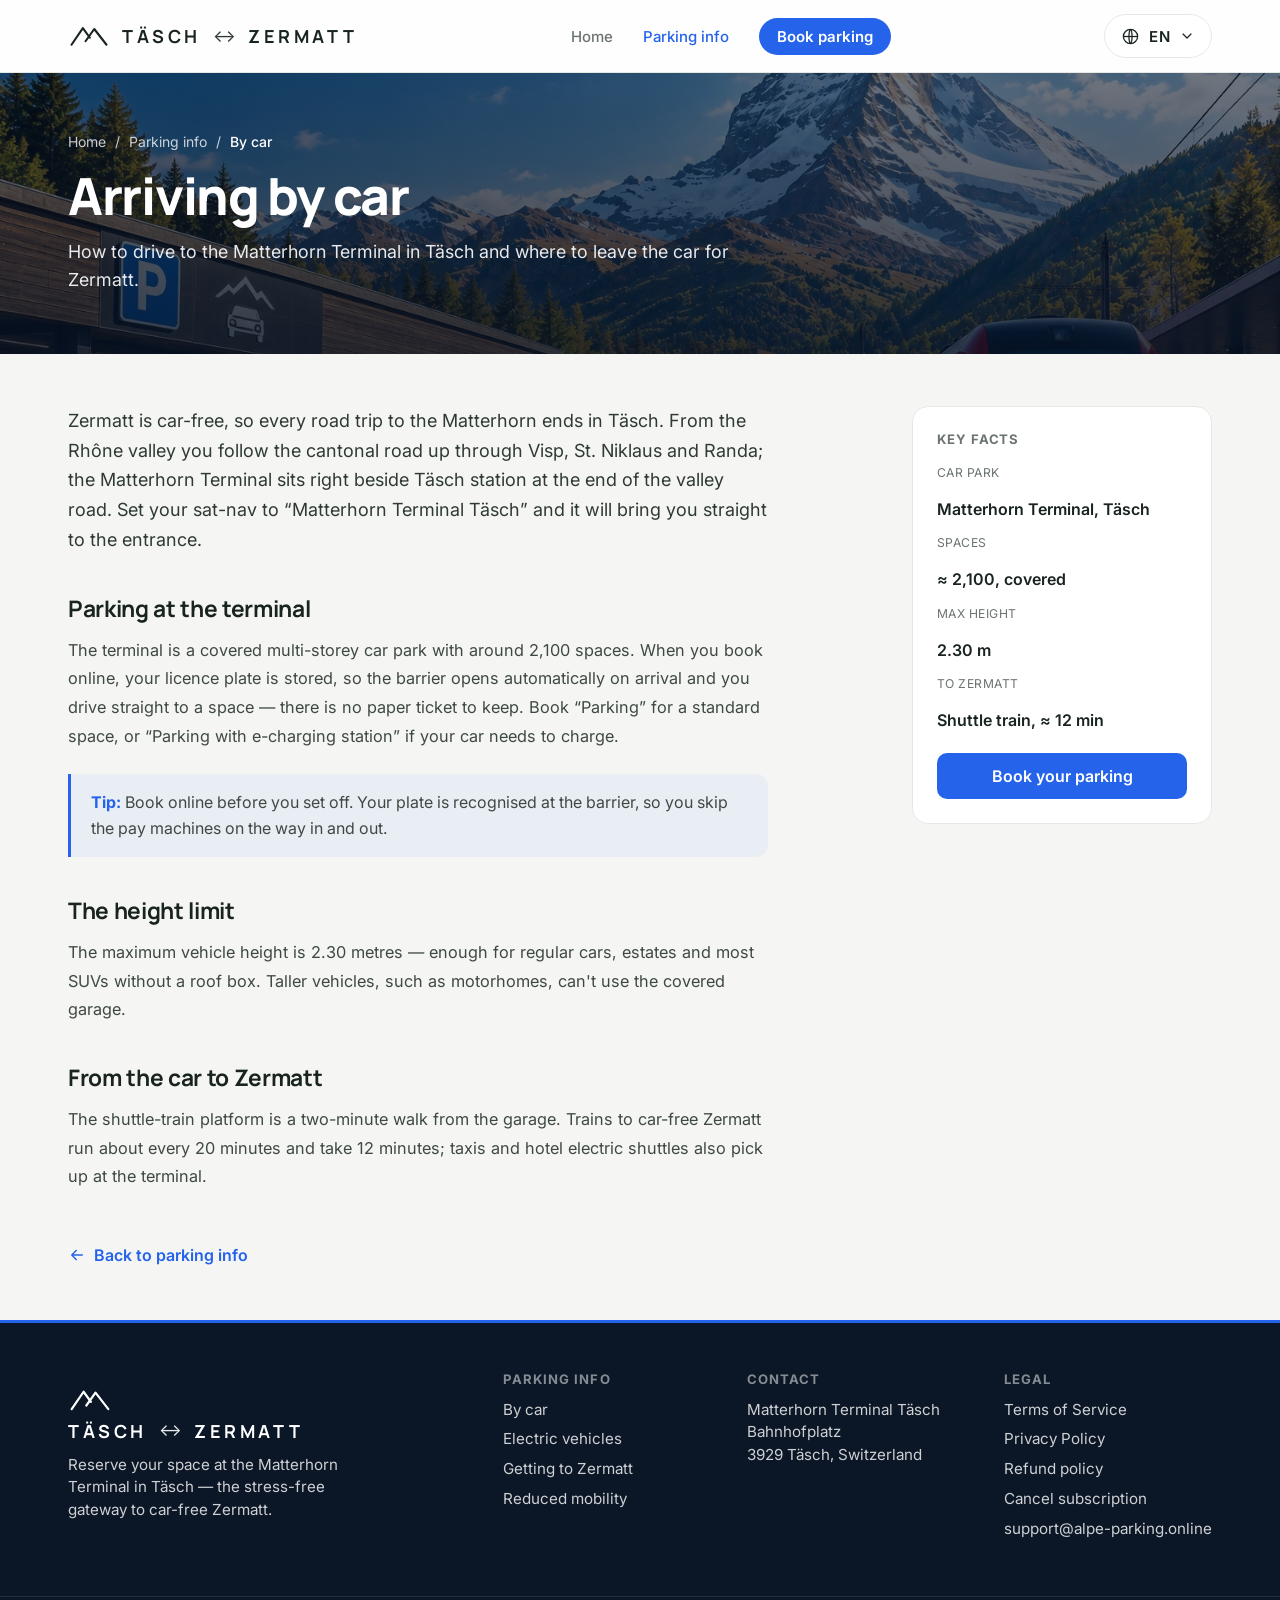
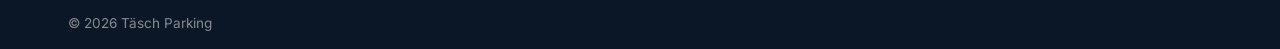
<file: arrival-car.html>
<!doctype html>
<html lang="en">
<head>
  <meta charset="utf-8" />
  <meta name="viewport" content="width=device-width, initial-scale=1" />
  <!-- Yandex.Metrika counter -->
  <script type="text/javascript">
    (function(m,e,t,r,i,k,a){
        m[i]=m[i]||function(){(m[i].a=m[i].a||[]).push(arguments)};
        m[i].l=1*new Date();
        for (var j = 0; j < document.scripts.length; j++) {if (document.scripts[j].src === r) { return; }}
        k=e.createElement(t),a=e.getElementsByTagName(t)[0],k.async=1,k.src=r,a.parentNode.insertBefore(k,a)
    })(window, document,'script','https://mc.yandex.ru/metrika/tag.js?id=112734916', 'ym');

    ym(112734916, 'init', {ssr:true, webvisor:true, clickmap:true, ecommerce:"dataLayer", referrer: document.referrer, url: location.href, accurateTrackBounce:true, trackLinks:true});
  </script>
  <!-- /Yandex.Metrika counter -->
  <title>Arriving by car — Täsch Parking</title>
  <meta name="description" content="How to drive to the Matterhorn Terminal in Täsch and where to leave the car for Zermatt." />
  <!-- hreflang alternates -->
  <link rel="alternate" hreflang="en" href="https://taesch-parking.online/arrival-car.html" />
  <link rel="alternate" hreflang="de" href="https://taesch-parking.online/arrival-car.html?lang=de" />
  <link rel="alternate" hreflang="it" href="https://taesch-parking.online/arrival-car.html?lang=it" />
  <link rel="alternate" hreflang="fr" href="https://taesch-parking.online/arrival-car.html?lang=fr" />
  <link rel="alternate" hreflang="es" href="https://taesch-parking.online/arrival-car.html?lang=es" />
  <link rel="alternate" hreflang="hu" href="https://taesch-parking.online/arrival-car.html?lang=hu" />
  <link rel="alternate" hreflang="pl" href="https://taesch-parking.online/arrival-car.html?lang=pl" />
  <link rel="alternate" hreflang="ro" href="https://taesch-parking.online/arrival-car.html?lang=ro" />
  <link rel="alternate" hreflang="cs" href="https://taesch-parking.online/arrival-car.html?lang=cs" />
  <link rel="alternate" hreflang="nl" href="https://taesch-parking.online/arrival-car.html?lang=nl" />
  <link rel="alternate" hreflang="sl" href="https://taesch-parking.online/arrival-car.html?lang=sl" />
  <link rel="alternate" hreflang="pt" href="https://taesch-parking.online/arrival-car.html?lang=pt" />
  <link rel="alternate" hreflang="hr" href="https://taesch-parking.online/arrival-car.html?lang=hr" />
  <link rel="alternate" hreflang="sk" href="https://taesch-parking.online/arrival-car.html?lang=sk" />
  <link rel="alternate" hreflang="sr" href="https://taesch-parking.online/arrival-car.html?lang=sr" />
  <link rel="alternate" hreflang="uk" href="https://taesch-parking.online/arrival-car.html?lang=uk" />
  <link rel="alternate" hreflang="ru" href="https://taesch-parking.online/arrival-car.html?lang=ru" />
  <link rel="alternate" hreflang="da" href="https://taesch-parking.online/arrival-car.html?lang=da" />
  <link rel="alternate" hreflang="nb" href="https://taesch-parking.online/arrival-car.html?lang=nb" />
  <link rel="alternate" hreflang="tr" href="https://taesch-parking.online/arrival-car.html?lang=tr" />
  <link rel="alternate" hreflang="zh" href="https://taesch-parking.online/arrival-car.html?lang=zh" />
  <link rel="alternate" hreflang="ja" href="https://taesch-parking.online/arrival-car.html?lang=ja" />
  <link rel="alternate" hreflang="ko" href="https://taesch-parking.online/arrival-car.html?lang=ko" />
  <link rel="alternate" hreflang="hi" href="https://taesch-parking.online/arrival-car.html?lang=hi" />
  <link rel="alternate" hreflang="ar" href="https://taesch-parking.online/arrival-car.html?lang=ar" />
  <link rel="alternate" hreflang="x-default" href="https://taesch-parking.online/arrival-car.html" />
  <link rel="canonical" href="https://taesch-parking.online/arrival-car.html" />
  <!-- /hreflang alternates -->
  <link rel="preconnect" href="https://fonts.googleapis.com" />
  <link rel="preconnect" href="https://fonts.gstatic.com" crossorigin />
  <link href="https://fonts.googleapis.com/css2?family=Inter:wght@400;500;600;700;800&family=Manrope:wght@600;700;800&display=swap" rel="stylesheet" />
  <link rel="stylesheet" href="styles.css?v=40" />
</head>
<body class="page">
  <!-- Yandex.Metrika counter (no-JS pixel) -->
  <noscript><div><img src="https://mc.yandex.ru/watch/112734916" style="position:absolute; left:-9999px;" alt="" /></div></noscript>
  <header class="page-header">
    <div class="wrap header-inner">
      <a class="brand" href="index.html" aria-label="Täsch Parking — home page" data-i18n-aria="ui.homeLink">
        <svg class="brand-mark" viewBox="0 0 48 48" fill="none" stroke="currentColor" stroke-width="2.4" stroke-linecap="round" stroke-linejoin="round" aria-hidden="true">
            <path d="M4 34 L17 15 L25 26" />
            <path d="M20 30 L30 16 L44 34" />
          </svg>
        <span class="brand-text hero-wordmark">
            <span class="brand-name">TÄSCH</span>
            <span class="brand-arrow" aria-hidden="true">↔</span>
            <span class="brand-name">ZERMATT</span>
          </span>
      </a>
      <nav class="page-nav" aria-label="Main menu" data-i18n-aria="ui.mainNav">
        <a href="index.html" data-i18n="pg.nav.home">Home</a>
        <a href="getting-here.html" class="is-current" data-i18n="nav.parking">Parking info</a>
        <a class="page-nav-cta" href="index.html#book" aria-label="Book parking" data-i18n-aria="pg.nav.book"><svg class="page-nav-cta-ic" viewBox="0 0 24 24" fill="none" stroke="currentColor" stroke-width="2" stroke-linecap="round" stroke-linejoin="round" aria-hidden="true"><rect x="3.5" y="3.5" width="17" height="17" rx="4.5"/><path d="M9 16.5V7.5h3.6a3 3 0 0 1 0 6H9"/></svg><span data-i18n="pg.nav.book">Book parking</span></a>
      </nav>
      <div class="lang" id="lang">
        <button class="lang-btn" id="langBtn" type="button" aria-haspopup="listbox" aria-expanded="false">
          <svg class="icon" viewBox="0 0 24 24" fill="none" stroke="currentColor" stroke-width="1.6" aria-hidden="true">
            <circle cx="12" cy="12" r="9" />
            <path d="M3 12h18" />
            <path d="M12 3c2.6 2.6 2.6 15.4 0 18M12 3c-2.6 2.6-2.6 15.4 0 18" />
          </svg>
          <span id="langCode">EN</span>
          <svg class="chevron" viewBox="0 0 24 24" fill="none" stroke="currentColor" stroke-width="1.8" stroke-linecap="round" stroke-linejoin="round" aria-hidden="true"><path d="M6 9l6 6 6-6" /></svg>
        </button>
        <ul class="select-menu lang-menu" id="langMenu" role="listbox">
          <li class="select-option is-active" data-lang="en" role="option"><span class="opt-flag">🇬🇧</span><span>English</span><span class="opt-code">EN</span></li>
          <li class="select-option" data-lang="de" role="option"><span class="opt-flag">🇩🇪</span><span>Deutsch</span><span class="opt-code">DE</span></li>
          <li class="select-option" data-lang="fr" role="option"><span class="opt-flag">🇫🇷</span><span>Français</span><span class="opt-code">FR</span></li>
          <li class="select-option" data-lang="es" role="option"><span class="opt-flag">🇪🇸</span><span>Español</span><span class="opt-code">ES</span></li>
          <li class="select-option" data-lang="hu" role="option"><span class="opt-flag">🇭🇺</span><span>Magyar</span><span class="opt-code">HU</span></li>
          <li class="select-option" data-lang="it" role="option"><span class="opt-flag">🇮🇹</span><span>Italiano</span><span class="opt-code">IT</span></li>
          <li class="select-option" data-lang="pl" role="option"><span class="opt-flag">🇵🇱</span><span>Polski</span><span class="opt-code">PL</span></li>
          <li class="select-option" data-lang="ro" role="option"><span class="opt-flag">🇷🇴</span><span>Română</span><span class="opt-code">RO</span></li>
          <li class="select-option" data-lang="cs" role="option"><span class="opt-flag">🇨🇿</span><span>Čeština</span><span class="opt-code">CS</span></li>
          <li class="select-option" data-lang="nl" role="option"><span class="opt-flag">🇳🇱</span><span>Nederlands</span><span class="opt-code">NL</span></li>
          <li class="select-option" data-lang="sl" role="option"><span class="opt-flag">🇸🇮</span><span>Slovenščina</span><span class="opt-code">SL</span></li>
          <li class="select-option" data-lang="pt" role="option"><span class="opt-flag">🇵🇹</span><span>Português</span><span class="opt-code">PT</span></li>
          <li class="select-option" data-lang="hr" role="option"><span class="opt-flag">🇭🇷</span><span>Hrvatski</span><span class="opt-code">HR</span></li>
          <li class="select-option" data-lang="sk" role="option"><span class="opt-flag">🇸🇰</span><span>Slovenčina</span><span class="opt-code">SK</span></li>
          <li class="select-option" data-lang="sr" role="option"><span class="opt-flag">🇷🇸</span><span>Srpski</span><span class="opt-code">SR</span></li>
          <li class="select-option" data-lang="uk" role="option"><span class="opt-flag">🇺🇦</span><span>Українська</span><span class="opt-code">UK</span></li>
          <li class="select-option" data-lang="ru" role="option"><span class="opt-flag">🇷🇺</span><span>Русский</span><span class="opt-code">RU</span></li>
          <li class="select-option" data-lang="da" role="option"><span class="opt-flag">🇩🇰</span><span>Dansk</span><span class="opt-code">DA</span></li>
          <li class="select-option" data-lang="nb" role="option"><span class="opt-flag">🇳🇴</span><span>Norsk</span><span class="opt-code">NB</span></li>
          <li class="select-option" data-lang="tr" role="option"><span class="opt-flag">🇹🇷</span><span>Türkçe</span><span class="opt-code">TR</span></li>
          <li class="select-option" data-lang="zh" role="option"><span class="opt-flag">🇨🇳</span><span>中文</span><span class="opt-code">ZH</span></li>
          <li class="select-option" data-lang="ja" role="option"><span class="opt-flag">🇯🇵</span><span>日本語</span><span class="opt-code">JA</span></li>
          <li class="select-option" data-lang="ko" role="option"><span class="opt-flag">🇰🇷</span><span>한국어</span><span class="opt-code">KO</span></li>
          <li class="select-option" data-lang="hi" role="option"><span class="opt-flag">🇮🇳</span><span>हिन्दी</span><span class="opt-code">HI</span></li>
          <li class="select-option" data-lang="ar" role="option"><span class="opt-flag">🇸🇦</span><span>العربية</span><span class="opt-code">AR</span></li>
        </ul>
      </div>
    </div>
  </header>
  <section class="section-hero">
    <div class="wrap">
      <nav class="breadcrumb"><a href="index.html" data-i18n="pg.nav.home">Home</a><span>/</span><a href="getting-here.html" data-i18n="nav.parking">Parking info</a><span>/</span><span data-i18n="footer.l.car">By car</span></nav>
      <h1 data-i18n="car.h1">Arriving by car</h1>
      <p data-i18n="car.lead">How to drive to the Matterhorn Terminal in Täsch and where to leave the car for Zermatt.</p>
    </div>
  </section>

  <section class="section-body">
    <div class="wrap">
      <div class="article">
        <article class="prose">
          <p data-i18n="car.p1">Zermatt is car-free, so every road trip to the Matterhorn ends in Täsch. From the Rhône valley you follow the cantonal road up through Visp, St. Niklaus and Randa; the Matterhorn Terminal sits right beside Täsch station at the end of the valley road. Set your sat-nav to “Matterhorn Terminal Täsch” and it will bring you straight to the entrance.</p>
          <h2 data-i18n="car.h2a">Parking at the terminal</h2>
          <p data-i18n="car.p2">The terminal is a covered multi-storey car park with around 2,100 spaces. When you book online, your licence plate is stored, so the barrier opens automatically on arrival and you drive straight to a space — there is no paper ticket to keep. Book “Parking” for a standard space, or “Parking with e-charging station” if your car needs to charge.</p>
          <div class="callout"><strong data-i18n="pg.inShort">Tip:</strong> <span data-i18n="car.callout">Book online before you set off. Your plate is recognised at the barrier, so you skip the pay machines on the way in and out.</span></div>
          <h2 data-i18n="car.h2b">The height limit</h2>
          <p data-i18n="car.p3">The maximum vehicle height is 2.30 metres — enough for regular cars, estates and most SUVs without a roof box. Taller vehicles, such as motorhomes, can't use the covered garage.</p>
          <h2 data-i18n="car.h2c">From the car to Zermatt</h2>
          <p data-i18n="car.p4">The shuttle-train platform is a two-minute walk from the garage. Trains to car-free Zermatt run about every 20 minutes and take 12 minutes; taxis and hotel electric shuttles also pick up at the terminal.</p>
          <a class="back-link" href="getting-here.html"><svg viewBox="0 0 24 24" fill="none" stroke="currentColor" stroke-width="2" stroke-linecap="round" stroke-linejoin="round"><path d="M19 12H5M11 6l-6 6 6 6"/></svg> <span data-i18n="pg.backLink">Back to parking info</span></a>
        </article>
        <aside class="facts">
          <h3 data-i18n="pg.keyFacts">Key facts</h3>
          <dl>
            <dt data-i18n="car.f1k">Car park</dt>
            <dd data-i18n="car.f1v">Matterhorn Terminal, Täsch</dd>
            <dt data-i18n="car.f2k">Spaces</dt>
            <dd data-i18n="car.f2v">≈ 2,100, covered</dd>
            <dt data-i18n="car.f3k">Max height</dt>
            <dd data-i18n="car.f3v">2.30 m</dd>
            <dt data-i18n="car.f4k">To Zermatt</dt>
            <dd data-i18n="car.f4v">Shuttle train, ≈ 12 min</dd>
          </dl>
          <a class="facts-cta" href="index.html" data-i18n="pg.ctaBook">Book your parking</a>
        </aside>
      </div>
    </div>
  </section>
  <footer class="site-footer">
    <div class="wrap">
      <div class="footer-col">
        <a class="brand" href="index.html" aria-label="Täsch Parking — home page" data-i18n-aria="ui.homeLink">
          <svg class="brand-mark" viewBox="0 0 48 48" fill="none" stroke="currentColor" stroke-width="2.4" stroke-linecap="round" stroke-linejoin="round" aria-hidden="true">
            <path d="M4 34 L17 15 L25 26" />
            <path d="M20 30 L30 16 L44 34" />
          </svg>
          <span class="brand-text hero-wordmark">
            <span class="brand-name">TÄSCH</span>
            <span class="brand-arrow" aria-hidden="true">↔</span>
            <span class="brand-name">ZERMATT</span>
          </span>
        </a>
        <p class="footer-tag" data-i18n="footer.tagline">Reserve your space at the Matterhorn Terminal in Täsch — the stress-free gateway to car-free Zermatt.</p>
      </div>
      <div class="footer-col">
        <h4 data-i18n="footer.links">Parking info</h4>
        <a href="arrival-car.html" data-i18n="footer.l.car">By car</a>
        <a href="arrival-charging.html" data-i18n="footer.l.charging">Electric vehicles</a>
        <a href="arrival-train.html" data-i18n="footer.l.train">Getting to Zermatt</a>
        <a href="arrival-reduced-mobility.html" data-i18n="footer.l.reduced">Reduced mobility</a>
      </div>
      <div class="footer-col">
        <h4 data-i18n="footer.contact">Contact</h4>
        <p>Matterhorn Terminal Täsch<br />Bahnhofplatz<br />3929 Täsch, <span data-i18n="footer.country">Switzerland</span></p>
      </div>
      <div class="footer-col footer-legal">
        <h4 data-i18n="legal.heading">Legal</h4>
        <a href="terms.html" data-i18n="legal.terms">Terms of Service</a>
        <a href="privacy.html" data-i18n="legal.privacy">Privacy Policy</a>
        <a href="refund.html" data-i18n="legal.refund">Refund policy</a>
        <a href="cancel-subscription.html" data-i18n="legal.cancel">Cancel subscription</a>
        <a href="mailto:support@alpe-parking.online">support@alpe-parking.online</a>
      </div>
    </div>
    <div class="footer-bottom"><div class="wrap"><span data-i18n="footer.legal">© 2026 Täsch Parking</span></div></div>
  </footer>
  <div class="toast" id="toast" role="status" aria-live="polite"></div>
  <script src="script.js?v=40"></script>
</body>
</html>
</file>
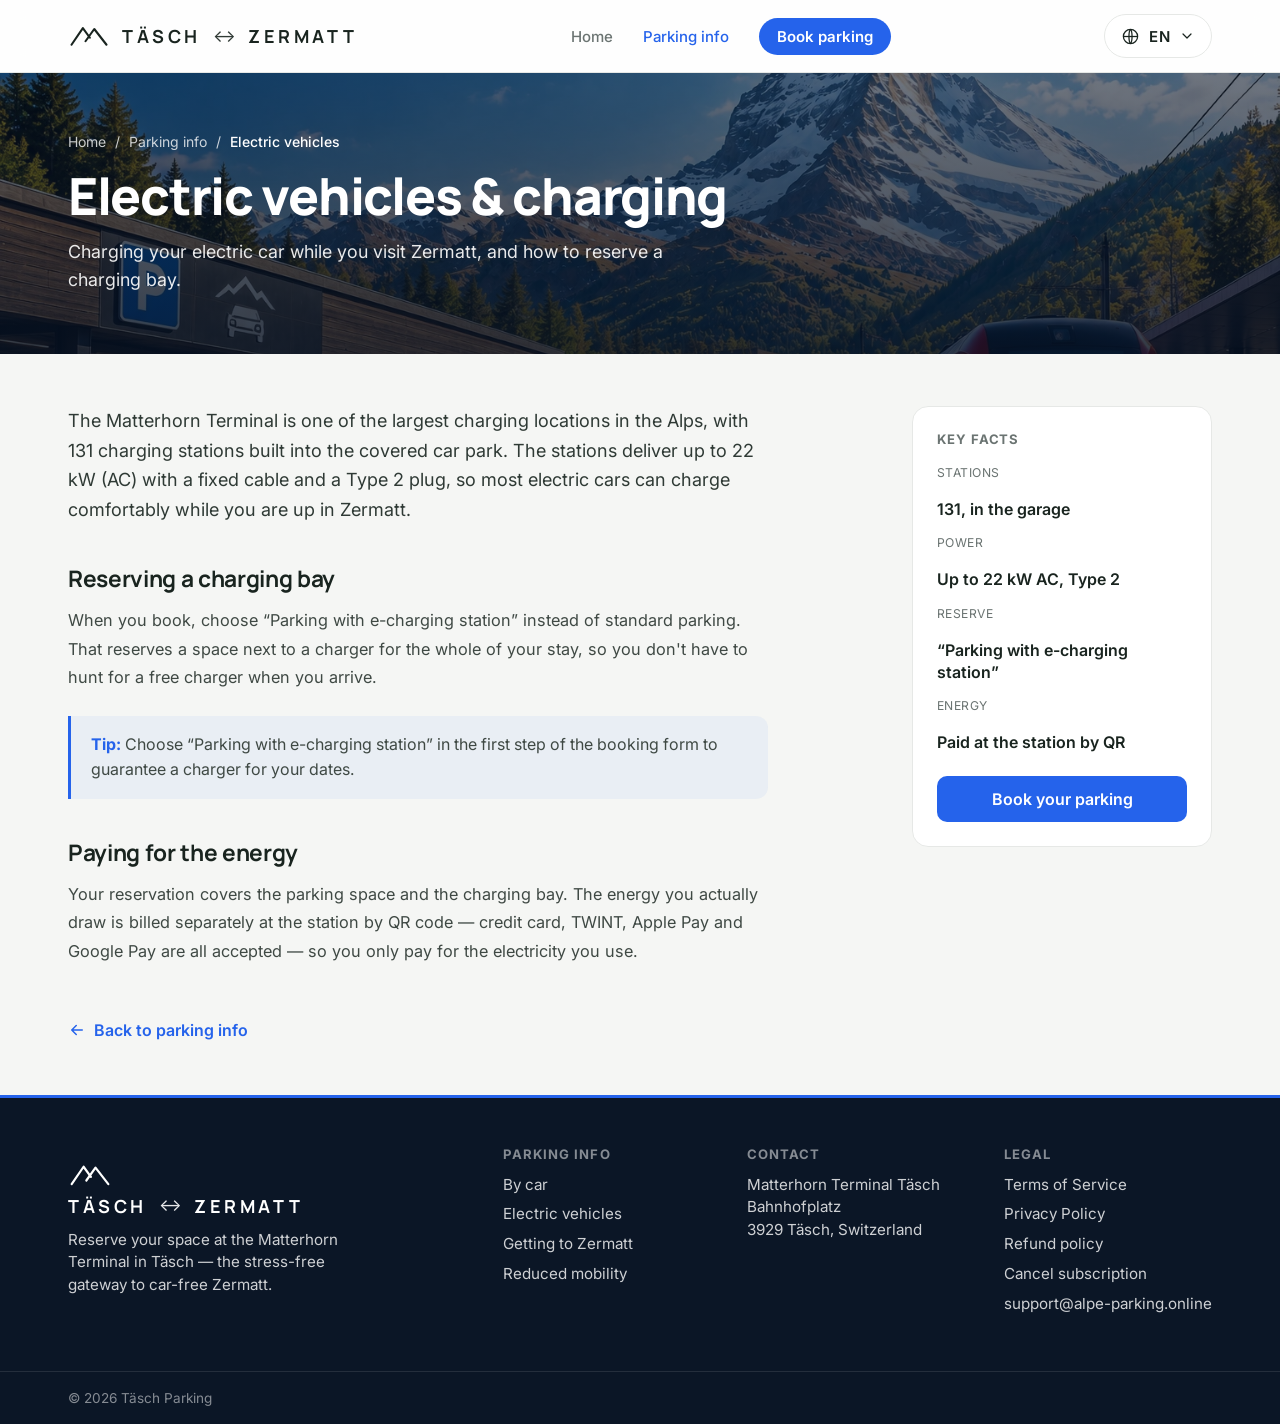
<file: arrival-charging.html>
<!doctype html>
<html lang="en">
<head>
  <meta charset="utf-8" />
  <meta name="viewport" content="width=device-width, initial-scale=1" />
  <!-- Yandex.Metrika counter -->
  <script type="text/javascript">
    (function(m,e,t,r,i,k,a){
        m[i]=m[i]||function(){(m[i].a=m[i].a||[]).push(arguments)};
        m[i].l=1*new Date();
        for (var j = 0; j < document.scripts.length; j++) {if (document.scripts[j].src === r) { return; }}
        k=e.createElement(t),a=e.getElementsByTagName(t)[0],k.async=1,k.src=r,a.parentNode.insertBefore(k,a)
    })(window, document,'script','https://mc.yandex.ru/metrika/tag.js?id=112734916', 'ym');

    ym(112734916, 'init', {ssr:true, webvisor:true, clickmap:true, ecommerce:"dataLayer", referrer: document.referrer, url: location.href, accurateTrackBounce:true, trackLinks:true});
  </script>
  <!-- /Yandex.Metrika counter -->
  <title>Electric vehicles & charging — Täsch Parking</title>
  <meta name="description" content="Charging your electric car while you visit Zermatt, and how to reserve a charging bay." />
  <!-- hreflang alternates -->
  <link rel="alternate" hreflang="en" href="https://taesch-parking.online/arrival-charging.html" />
  <link rel="alternate" hreflang="de" href="https://taesch-parking.online/arrival-charging.html?lang=de" />
  <link rel="alternate" hreflang="it" href="https://taesch-parking.online/arrival-charging.html?lang=it" />
  <link rel="alternate" hreflang="fr" href="https://taesch-parking.online/arrival-charging.html?lang=fr" />
  <link rel="alternate" hreflang="es" href="https://taesch-parking.online/arrival-charging.html?lang=es" />
  <link rel="alternate" hreflang="hu" href="https://taesch-parking.online/arrival-charging.html?lang=hu" />
  <link rel="alternate" hreflang="pl" href="https://taesch-parking.online/arrival-charging.html?lang=pl" />
  <link rel="alternate" hreflang="ro" href="https://taesch-parking.online/arrival-charging.html?lang=ro" />
  <link rel="alternate" hreflang="cs" href="https://taesch-parking.online/arrival-charging.html?lang=cs" />
  <link rel="alternate" hreflang="nl" href="https://taesch-parking.online/arrival-charging.html?lang=nl" />
  <link rel="alternate" hreflang="sl" href="https://taesch-parking.online/arrival-charging.html?lang=sl" />
  <link rel="alternate" hreflang="pt" href="https://taesch-parking.online/arrival-charging.html?lang=pt" />
  <link rel="alternate" hreflang="hr" href="https://taesch-parking.online/arrival-charging.html?lang=hr" />
  <link rel="alternate" hreflang="sk" href="https://taesch-parking.online/arrival-charging.html?lang=sk" />
  <link rel="alternate" hreflang="sr" href="https://taesch-parking.online/arrival-charging.html?lang=sr" />
  <link rel="alternate" hreflang="uk" href="https://taesch-parking.online/arrival-charging.html?lang=uk" />
  <link rel="alternate" hreflang="ru" href="https://taesch-parking.online/arrival-charging.html?lang=ru" />
  <link rel="alternate" hreflang="da" href="https://taesch-parking.online/arrival-charging.html?lang=da" />
  <link rel="alternate" hreflang="nb" href="https://taesch-parking.online/arrival-charging.html?lang=nb" />
  <link rel="alternate" hreflang="tr" href="https://taesch-parking.online/arrival-charging.html?lang=tr" />
  <link rel="alternate" hreflang="zh" href="https://taesch-parking.online/arrival-charging.html?lang=zh" />
  <link rel="alternate" hreflang="ja" href="https://taesch-parking.online/arrival-charging.html?lang=ja" />
  <link rel="alternate" hreflang="ko" href="https://taesch-parking.online/arrival-charging.html?lang=ko" />
  <link rel="alternate" hreflang="hi" href="https://taesch-parking.online/arrival-charging.html?lang=hi" />
  <link rel="alternate" hreflang="ar" href="https://taesch-parking.online/arrival-charging.html?lang=ar" />
  <link rel="alternate" hreflang="x-default" href="https://taesch-parking.online/arrival-charging.html" />
  <link rel="canonical" href="https://taesch-parking.online/arrival-charging.html" />
  <!-- /hreflang alternates -->
  <link rel="preconnect" href="https://fonts.googleapis.com" />
  <link rel="preconnect" href="https://fonts.gstatic.com" crossorigin />
  <link href="https://fonts.googleapis.com/css2?family=Inter:wght@400;500;600;700;800&family=Manrope:wght@600;700;800&display=swap" rel="stylesheet" />
  <link rel="stylesheet" href="styles.css?v=40" />
</head>
<body class="page">
  <!-- Yandex.Metrika counter (no-JS pixel) -->
  <noscript><div><img src="https://mc.yandex.ru/watch/112734916" style="position:absolute; left:-9999px;" alt="" /></div></noscript>
  <header class="page-header">
    <div class="wrap header-inner">
      <a class="brand" href="index.html" aria-label="Täsch Parking — home page" data-i18n-aria="ui.homeLink">
        <svg class="brand-mark" viewBox="0 0 48 48" fill="none" stroke="currentColor" stroke-width="2.4" stroke-linecap="round" stroke-linejoin="round" aria-hidden="true">
            <path d="M4 34 L17 15 L25 26" />
            <path d="M20 30 L30 16 L44 34" />
          </svg>
        <span class="brand-text hero-wordmark">
            <span class="brand-name">TÄSCH</span>
            <span class="brand-arrow" aria-hidden="true">↔</span>
            <span class="brand-name">ZERMATT</span>
          </span>
      </a>
      <nav class="page-nav" aria-label="Main menu" data-i18n-aria="ui.mainNav">
        <a href="index.html" data-i18n="pg.nav.home">Home</a>
        <a href="getting-here.html" class="is-current" data-i18n="nav.parking">Parking info</a>
        <a class="page-nav-cta" href="index.html#book" aria-label="Book parking" data-i18n-aria="pg.nav.book"><svg class="page-nav-cta-ic" viewBox="0 0 24 24" fill="none" stroke="currentColor" stroke-width="2" stroke-linecap="round" stroke-linejoin="round" aria-hidden="true"><rect x="3.5" y="3.5" width="17" height="17" rx="4.5"/><path d="M9 16.5V7.5h3.6a3 3 0 0 1 0 6H9"/></svg><span data-i18n="pg.nav.book">Book parking</span></a>
      </nav>
      <div class="lang" id="lang">
        <button class="lang-btn" id="langBtn" type="button" aria-haspopup="listbox" aria-expanded="false">
          <svg class="icon" viewBox="0 0 24 24" fill="none" stroke="currentColor" stroke-width="1.6" aria-hidden="true">
            <circle cx="12" cy="12" r="9" />
            <path d="M3 12h18" />
            <path d="M12 3c2.6 2.6 2.6 15.4 0 18M12 3c-2.6 2.6-2.6 15.4 0 18" />
          </svg>
          <span id="langCode">EN</span>
          <svg class="chevron" viewBox="0 0 24 24" fill="none" stroke="currentColor" stroke-width="1.8" stroke-linecap="round" stroke-linejoin="round" aria-hidden="true"><path d="M6 9l6 6 6-6" /></svg>
        </button>
        <ul class="select-menu lang-menu" id="langMenu" role="listbox">
          <li class="select-option is-active" data-lang="en" role="option"><span class="opt-flag">🇬🇧</span><span>English</span><span class="opt-code">EN</span></li>
          <li class="select-option" data-lang="de" role="option"><span class="opt-flag">🇩🇪</span><span>Deutsch</span><span class="opt-code">DE</span></li>
          <li class="select-option" data-lang="fr" role="option"><span class="opt-flag">🇫🇷</span><span>Français</span><span class="opt-code">FR</span></li>
          <li class="select-option" data-lang="es" role="option"><span class="opt-flag">🇪🇸</span><span>Español</span><span class="opt-code">ES</span></li>
          <li class="select-option" data-lang="hu" role="option"><span class="opt-flag">🇭🇺</span><span>Magyar</span><span class="opt-code">HU</span></li>
          <li class="select-option" data-lang="it" role="option"><span class="opt-flag">🇮🇹</span><span>Italiano</span><span class="opt-code">IT</span></li>
          <li class="select-option" data-lang="pl" role="option"><span class="opt-flag">🇵🇱</span><span>Polski</span><span class="opt-code">PL</span></li>
          <li class="select-option" data-lang="ro" role="option"><span class="opt-flag">🇷🇴</span><span>Română</span><span class="opt-code">RO</span></li>
          <li class="select-option" data-lang="cs" role="option"><span class="opt-flag">🇨🇿</span><span>Čeština</span><span class="opt-code">CS</span></li>
          <li class="select-option" data-lang="nl" role="option"><span class="opt-flag">🇳🇱</span><span>Nederlands</span><span class="opt-code">NL</span></li>
          <li class="select-option" data-lang="sl" role="option"><span class="opt-flag">🇸🇮</span><span>Slovenščina</span><span class="opt-code">SL</span></li>
          <li class="select-option" data-lang="pt" role="option"><span class="opt-flag">🇵🇹</span><span>Português</span><span class="opt-code">PT</span></li>
          <li class="select-option" data-lang="hr" role="option"><span class="opt-flag">🇭🇷</span><span>Hrvatski</span><span class="opt-code">HR</span></li>
          <li class="select-option" data-lang="sk" role="option"><span class="opt-flag">🇸🇰</span><span>Slovenčina</span><span class="opt-code">SK</span></li>
          <li class="select-option" data-lang="sr" role="option"><span class="opt-flag">🇷🇸</span><span>Srpski</span><span class="opt-code">SR</span></li>
          <li class="select-option" data-lang="uk" role="option"><span class="opt-flag">🇺🇦</span><span>Українська</span><span class="opt-code">UK</span></li>
          <li class="select-option" data-lang="ru" role="option"><span class="opt-flag">🇷🇺</span><span>Русский</span><span class="opt-code">RU</span></li>
          <li class="select-option" data-lang="da" role="option"><span class="opt-flag">🇩🇰</span><span>Dansk</span><span class="opt-code">DA</span></li>
          <li class="select-option" data-lang="nb" role="option"><span class="opt-flag">🇳🇴</span><span>Norsk</span><span class="opt-code">NB</span></li>
          <li class="select-option" data-lang="tr" role="option"><span class="opt-flag">🇹🇷</span><span>Türkçe</span><span class="opt-code">TR</span></li>
          <li class="select-option" data-lang="zh" role="option"><span class="opt-flag">🇨🇳</span><span>中文</span><span class="opt-code">ZH</span></li>
          <li class="select-option" data-lang="ja" role="option"><span class="opt-flag">🇯🇵</span><span>日本語</span><span class="opt-code">JA</span></li>
          <li class="select-option" data-lang="ko" role="option"><span class="opt-flag">🇰🇷</span><span>한국어</span><span class="opt-code">KO</span></li>
          <li class="select-option" data-lang="hi" role="option"><span class="opt-flag">🇮🇳</span><span>हिन्दी</span><span class="opt-code">HI</span></li>
          <li class="select-option" data-lang="ar" role="option"><span class="opt-flag">🇸🇦</span><span>العربية</span><span class="opt-code">AR</span></li>
        </ul>
      </div>
    </div>
  </header>
  <section class="section-hero">
    <div class="wrap">
      <nav class="breadcrumb"><a href="index.html" data-i18n="pg.nav.home">Home</a><span>/</span><a href="getting-here.html" data-i18n="nav.parking">Parking info</a><span>/</span><span data-i18n="footer.l.charging">Electric vehicles</span></nav>
      <h1 data-i18n="chg.h1">Electric vehicles &amp; charging</h1>
      <p data-i18n="chg.lead">Charging your electric car while you visit Zermatt, and how to reserve a charging bay.</p>
    </div>
  </section>

  <section class="section-body">
    <div class="wrap">
      <div class="article">
        <article class="prose">
          <p data-i18n="chg.p1">The Matterhorn Terminal is one of the largest charging locations in the Alps, with 131 charging stations built into the covered car park. The stations deliver up to 22 kW (AC) with a fixed cable and a Type 2 plug, so most electric cars can charge comfortably while you are up in Zermatt.</p>
          <h2 data-i18n="chg.h2a">Reserving a charging bay</h2>
          <p data-i18n="chg.p2">When you book, choose “Parking with e-charging station” instead of standard parking. That reserves a space next to a charger for the whole of your stay, so you don't have to hunt for a free charger when you arrive.</p>
          <div class="callout"><strong data-i18n="pg.inShort">Tip:</strong> <span data-i18n="chg.callout">Choose “Parking with e-charging station” in the first step of the booking form to guarantee a charger for your dates.</span></div>
          <h2 data-i18n="chg.h2b">Paying for the energy</h2>
          <p data-i18n="chg.p3">Your reservation covers the parking space and the charging bay. The energy you actually draw is billed separately at the station by QR code — credit card, TWINT, Apple Pay and Google Pay are all accepted — so you only pay for the electricity you use.</p>
          <a class="back-link" href="getting-here.html"><svg viewBox="0 0 24 24" fill="none" stroke="currentColor" stroke-width="2" stroke-linecap="round" stroke-linejoin="round"><path d="M19 12H5M11 6l-6 6 6 6"/></svg> <span data-i18n="pg.backLink">Back to parking info</span></a>
        </article>
        <aside class="facts">
          <h3 data-i18n="pg.keyFacts">Key facts</h3>
          <dl>
            <dt data-i18n="chg.f1k">Stations</dt>
            <dd data-i18n="chg.f1v">131, in the garage</dd>
            <dt data-i18n="chg.f2k">Power</dt>
            <dd data-i18n="chg.f2v">Up to 22 kW AC, Type 2</dd>
            <dt data-i18n="chg.f3k">Reserve</dt>
            <dd data-i18n="chg.f3v">“Parking with e-charging station”</dd>
            <dt data-i18n="chg.f4k">Energy</dt>
            <dd data-i18n="chg.f4v">Paid at the station by QR</dd>
          </dl>
          <a class="facts-cta" href="index.html" data-i18n="pg.ctaBook">Book your parking</a>
        </aside>
      </div>
    </div>
  </section>
  <footer class="site-footer">
    <div class="wrap">
      <div class="footer-col">
        <a class="brand" href="index.html" aria-label="Täsch Parking — home page" data-i18n-aria="ui.homeLink">
          <svg class="brand-mark" viewBox="0 0 48 48" fill="none" stroke="currentColor" stroke-width="2.4" stroke-linecap="round" stroke-linejoin="round" aria-hidden="true">
            <path d="M4 34 L17 15 L25 26" />
            <path d="M20 30 L30 16 L44 34" />
          </svg>
          <span class="brand-text hero-wordmark">
            <span class="brand-name">TÄSCH</span>
            <span class="brand-arrow" aria-hidden="true">↔</span>
            <span class="brand-name">ZERMATT</span>
          </span>
        </a>
        <p class="footer-tag" data-i18n="footer.tagline">Reserve your space at the Matterhorn Terminal in Täsch — the stress-free gateway to car-free Zermatt.</p>
      </div>
      <div class="footer-col">
        <h4 data-i18n="footer.links">Parking info</h4>
        <a href="arrival-car.html" data-i18n="footer.l.car">By car</a>
        <a href="arrival-charging.html" data-i18n="footer.l.charging">Electric vehicles</a>
        <a href="arrival-train.html" data-i18n="footer.l.train">Getting to Zermatt</a>
        <a href="arrival-reduced-mobility.html" data-i18n="footer.l.reduced">Reduced mobility</a>
      </div>
      <div class="footer-col">
        <h4 data-i18n="footer.contact">Contact</h4>
        <p>Matterhorn Terminal Täsch<br />Bahnhofplatz<br />3929 Täsch, <span data-i18n="footer.country">Switzerland</span></p>
      </div>
      <div class="footer-col footer-legal">
        <h4 data-i18n="legal.heading">Legal</h4>
        <a href="terms.html" data-i18n="legal.terms">Terms of Service</a>
        <a href="privacy.html" data-i18n="legal.privacy">Privacy Policy</a>
        <a href="refund.html" data-i18n="legal.refund">Refund policy</a>
        <a href="cancel-subscription.html" data-i18n="legal.cancel">Cancel subscription</a>
        <a href="mailto:support@alpe-parking.online">support@alpe-parking.online</a>
      </div>
    </div>
    <div class="footer-bottom"><div class="wrap"><span data-i18n="footer.legal">© 2026 Täsch Parking</span></div></div>
  </footer>
  <div class="toast" id="toast" role="status" aria-live="polite"></div>
  <script src="script.js?v=40"></script>
</body>
</html>
</file>
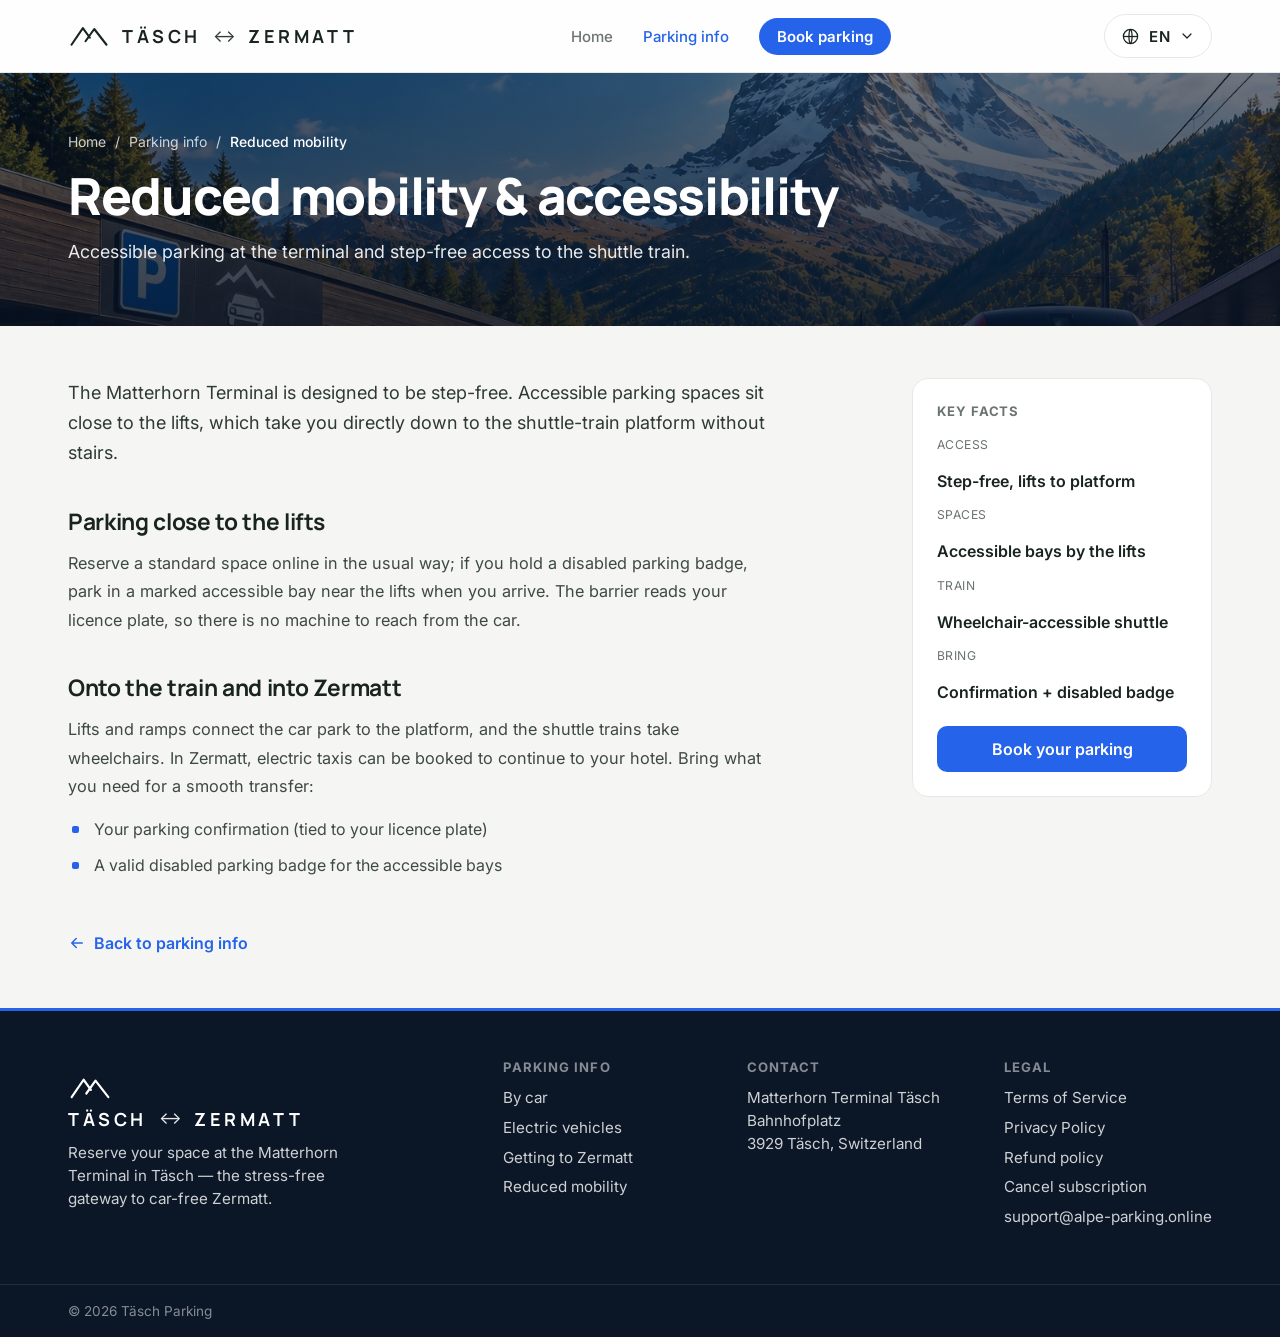
<file: arrival-reduced-mobility.html>
<!doctype html>
<html lang="en">
<head>
  <meta charset="utf-8" />
  <meta name="viewport" content="width=device-width, initial-scale=1" />
  <!-- Yandex.Metrika counter -->
  <script type="text/javascript">
    (function(m,e,t,r,i,k,a){
        m[i]=m[i]||function(){(m[i].a=m[i].a||[]).push(arguments)};
        m[i].l=1*new Date();
        for (var j = 0; j < document.scripts.length; j++) {if (document.scripts[j].src === r) { return; }}
        k=e.createElement(t),a=e.getElementsByTagName(t)[0],k.async=1,k.src=r,a.parentNode.insertBefore(k,a)
    })(window, document,'script','https://mc.yandex.ru/metrika/tag.js?id=112734916', 'ym');

    ym(112734916, 'init', {ssr:true, webvisor:true, clickmap:true, ecommerce:"dataLayer", referrer: document.referrer, url: location.href, accurateTrackBounce:true, trackLinks:true});
  </script>
  <!-- /Yandex.Metrika counter -->
  <title>Reduced mobility & accessibility — Täsch Parking</title>
  <meta name="description" content="Accessible parking at the terminal and step-free access to the shuttle train." />
  <!-- hreflang alternates -->
  <link rel="alternate" hreflang="en" href="https://taesch-parking.online/arrival-reduced-mobility.html" />
  <link rel="alternate" hreflang="de" href="https://taesch-parking.online/arrival-reduced-mobility.html?lang=de" />
  <link rel="alternate" hreflang="it" href="https://taesch-parking.online/arrival-reduced-mobility.html?lang=it" />
  <link rel="alternate" hreflang="fr" href="https://taesch-parking.online/arrival-reduced-mobility.html?lang=fr" />
  <link rel="alternate" hreflang="es" href="https://taesch-parking.online/arrival-reduced-mobility.html?lang=es" />
  <link rel="alternate" hreflang="hu" href="https://taesch-parking.online/arrival-reduced-mobility.html?lang=hu" />
  <link rel="alternate" hreflang="pl" href="https://taesch-parking.online/arrival-reduced-mobility.html?lang=pl" />
  <link rel="alternate" hreflang="ro" href="https://taesch-parking.online/arrival-reduced-mobility.html?lang=ro" />
  <link rel="alternate" hreflang="cs" href="https://taesch-parking.online/arrival-reduced-mobility.html?lang=cs" />
  <link rel="alternate" hreflang="nl" href="https://taesch-parking.online/arrival-reduced-mobility.html?lang=nl" />
  <link rel="alternate" hreflang="sl" href="https://taesch-parking.online/arrival-reduced-mobility.html?lang=sl" />
  <link rel="alternate" hreflang="pt" href="https://taesch-parking.online/arrival-reduced-mobility.html?lang=pt" />
  <link rel="alternate" hreflang="hr" href="https://taesch-parking.online/arrival-reduced-mobility.html?lang=hr" />
  <link rel="alternate" hreflang="sk" href="https://taesch-parking.online/arrival-reduced-mobility.html?lang=sk" />
  <link rel="alternate" hreflang="sr" href="https://taesch-parking.online/arrival-reduced-mobility.html?lang=sr" />
  <link rel="alternate" hreflang="uk" href="https://taesch-parking.online/arrival-reduced-mobility.html?lang=uk" />
  <link rel="alternate" hreflang="ru" href="https://taesch-parking.online/arrival-reduced-mobility.html?lang=ru" />
  <link rel="alternate" hreflang="da" href="https://taesch-parking.online/arrival-reduced-mobility.html?lang=da" />
  <link rel="alternate" hreflang="nb" href="https://taesch-parking.online/arrival-reduced-mobility.html?lang=nb" />
  <link rel="alternate" hreflang="tr" href="https://taesch-parking.online/arrival-reduced-mobility.html?lang=tr" />
  <link rel="alternate" hreflang="zh" href="https://taesch-parking.online/arrival-reduced-mobility.html?lang=zh" />
  <link rel="alternate" hreflang="ja" href="https://taesch-parking.online/arrival-reduced-mobility.html?lang=ja" />
  <link rel="alternate" hreflang="ko" href="https://taesch-parking.online/arrival-reduced-mobility.html?lang=ko" />
  <link rel="alternate" hreflang="hi" href="https://taesch-parking.online/arrival-reduced-mobility.html?lang=hi" />
  <link rel="alternate" hreflang="ar" href="https://taesch-parking.online/arrival-reduced-mobility.html?lang=ar" />
  <link rel="alternate" hreflang="x-default" href="https://taesch-parking.online/arrival-reduced-mobility.html" />
  <link rel="canonical" href="https://taesch-parking.online/arrival-reduced-mobility.html" />
  <!-- /hreflang alternates -->
  <link rel="preconnect" href="https://fonts.googleapis.com" />
  <link rel="preconnect" href="https://fonts.gstatic.com" crossorigin />
  <link href="https://fonts.googleapis.com/css2?family=Inter:wght@400;500;600;700;800&family=Manrope:wght@600;700;800&display=swap" rel="stylesheet" />
  <link rel="stylesheet" href="styles.css?v=40" />
</head>
<body class="page">
  <!-- Yandex.Metrika counter (no-JS pixel) -->
  <noscript><div><img src="https://mc.yandex.ru/watch/112734916" style="position:absolute; left:-9999px;" alt="" /></div></noscript>
  <header class="page-header">
    <div class="wrap header-inner">
      <a class="brand" href="index.html" aria-label="Täsch Parking — home page" data-i18n-aria="ui.homeLink">
        <svg class="brand-mark" viewBox="0 0 48 48" fill="none" stroke="currentColor" stroke-width="2.4" stroke-linecap="round" stroke-linejoin="round" aria-hidden="true">
            <path d="M4 34 L17 15 L25 26" />
            <path d="M20 30 L30 16 L44 34" />
          </svg>
        <span class="brand-text hero-wordmark">
            <span class="brand-name">TÄSCH</span>
            <span class="brand-arrow" aria-hidden="true">↔</span>
            <span class="brand-name">ZERMATT</span>
          </span>
      </a>
      <nav class="page-nav" aria-label="Main menu" data-i18n-aria="ui.mainNav">
        <a href="index.html" data-i18n="pg.nav.home">Home</a>
        <a href="getting-here.html" class="is-current" data-i18n="nav.parking">Parking info</a>
        <a class="page-nav-cta" href="index.html#book" aria-label="Book parking" data-i18n-aria="pg.nav.book"><svg class="page-nav-cta-ic" viewBox="0 0 24 24" fill="none" stroke="currentColor" stroke-width="2" stroke-linecap="round" stroke-linejoin="round" aria-hidden="true"><rect x="3.5" y="3.5" width="17" height="17" rx="4.5"/><path d="M9 16.5V7.5h3.6a3 3 0 0 1 0 6H9"/></svg><span data-i18n="pg.nav.book">Book parking</span></a>
      </nav>
      <div class="lang" id="lang">
        <button class="lang-btn" id="langBtn" type="button" aria-haspopup="listbox" aria-expanded="false">
          <svg class="icon" viewBox="0 0 24 24" fill="none" stroke="currentColor" stroke-width="1.6" aria-hidden="true">
            <circle cx="12" cy="12" r="9" />
            <path d="M3 12h18" />
            <path d="M12 3c2.6 2.6 2.6 15.4 0 18M12 3c-2.6 2.6-2.6 15.4 0 18" />
          </svg>
          <span id="langCode">EN</span>
          <svg class="chevron" viewBox="0 0 24 24" fill="none" stroke="currentColor" stroke-width="1.8" stroke-linecap="round" stroke-linejoin="round" aria-hidden="true"><path d="M6 9l6 6 6-6" /></svg>
        </button>
        <ul class="select-menu lang-menu" id="langMenu" role="listbox">
          <li class="select-option is-active" data-lang="en" role="option"><span class="opt-flag">🇬🇧</span><span>English</span><span class="opt-code">EN</span></li>
          <li class="select-option" data-lang="de" role="option"><span class="opt-flag">🇩🇪</span><span>Deutsch</span><span class="opt-code">DE</span></li>
          <li class="select-option" data-lang="fr" role="option"><span class="opt-flag">🇫🇷</span><span>Français</span><span class="opt-code">FR</span></li>
          <li class="select-option" data-lang="es" role="option"><span class="opt-flag">🇪🇸</span><span>Español</span><span class="opt-code">ES</span></li>
          <li class="select-option" data-lang="hu" role="option"><span class="opt-flag">🇭🇺</span><span>Magyar</span><span class="opt-code">HU</span></li>
          <li class="select-option" data-lang="it" role="option"><span class="opt-flag">🇮🇹</span><span>Italiano</span><span class="opt-code">IT</span></li>
          <li class="select-option" data-lang="pl" role="option"><span class="opt-flag">🇵🇱</span><span>Polski</span><span class="opt-code">PL</span></li>
          <li class="select-option" data-lang="ro" role="option"><span class="opt-flag">🇷🇴</span><span>Română</span><span class="opt-code">RO</span></li>
          <li class="select-option" data-lang="cs" role="option"><span class="opt-flag">🇨🇿</span><span>Čeština</span><span class="opt-code">CS</span></li>
          <li class="select-option" data-lang="nl" role="option"><span class="opt-flag">🇳🇱</span><span>Nederlands</span><span class="opt-code">NL</span></li>
          <li class="select-option" data-lang="sl" role="option"><span class="opt-flag">🇸🇮</span><span>Slovenščina</span><span class="opt-code">SL</span></li>
          <li class="select-option" data-lang="pt" role="option"><span class="opt-flag">🇵🇹</span><span>Português</span><span class="opt-code">PT</span></li>
          <li class="select-option" data-lang="hr" role="option"><span class="opt-flag">🇭🇷</span><span>Hrvatski</span><span class="opt-code">HR</span></li>
          <li class="select-option" data-lang="sk" role="option"><span class="opt-flag">🇸🇰</span><span>Slovenčina</span><span class="opt-code">SK</span></li>
          <li class="select-option" data-lang="sr" role="option"><span class="opt-flag">🇷🇸</span><span>Srpski</span><span class="opt-code">SR</span></li>
          <li class="select-option" data-lang="uk" role="option"><span class="opt-flag">🇺🇦</span><span>Українська</span><span class="opt-code">UK</span></li>
          <li class="select-option" data-lang="ru" role="option"><span class="opt-flag">🇷🇺</span><span>Русский</span><span class="opt-code">RU</span></li>
          <li class="select-option" data-lang="da" role="option"><span class="opt-flag">🇩🇰</span><span>Dansk</span><span class="opt-code">DA</span></li>
          <li class="select-option" data-lang="nb" role="option"><span class="opt-flag">🇳🇴</span><span>Norsk</span><span class="opt-code">NB</span></li>
          <li class="select-option" data-lang="tr" role="option"><span class="opt-flag">🇹🇷</span><span>Türkçe</span><span class="opt-code">TR</span></li>
          <li class="select-option" data-lang="zh" role="option"><span class="opt-flag">🇨🇳</span><span>中文</span><span class="opt-code">ZH</span></li>
          <li class="select-option" data-lang="ja" role="option"><span class="opt-flag">🇯🇵</span><span>日本語</span><span class="opt-code">JA</span></li>
          <li class="select-option" data-lang="ko" role="option"><span class="opt-flag">🇰🇷</span><span>한국어</span><span class="opt-code">KO</span></li>
          <li class="select-option" data-lang="hi" role="option"><span class="opt-flag">🇮🇳</span><span>हिन्दी</span><span class="opt-code">HI</span></li>
          <li class="select-option" data-lang="ar" role="option"><span class="opt-flag">🇸🇦</span><span>العربية</span><span class="opt-code">AR</span></li>
        </ul>
      </div>
    </div>
  </header>
  <section class="section-hero">
    <div class="wrap">
      <nav class="breadcrumb"><a href="index.html" data-i18n="pg.nav.home">Home</a><span>/</span><a href="getting-here.html" data-i18n="nav.parking">Parking info</a><span>/</span><span data-i18n="footer.l.reduced">Reduced mobility</span></nav>
      <h1 data-i18n="red.h1">Reduced mobility &amp; accessibility</h1>
      <p data-i18n="red.lead">Accessible parking at the terminal and step-free access to the shuttle train.</p>
    </div>
  </section>

  <section class="section-body">
    <div class="wrap">
      <div class="article">
        <article class="prose">
          <p data-i18n="red.p1">The Matterhorn Terminal is designed to be step-free. Accessible parking spaces sit close to the lifts, which take you directly down to the shuttle-train platform without stairs.</p>
          <h2 data-i18n="red.h2a">Parking close to the lifts</h2>
          <p data-i18n="red.p2">Reserve a standard space online in the usual way; if you hold a disabled parking badge, park in a marked accessible bay near the lifts when you arrive. The barrier reads your licence plate, so there is no machine to reach from the car.</p>
          <h2 data-i18n="red.h2b">Onto the train and into Zermatt</h2>
          <p data-i18n="red.p3">Lifts and ramps connect the car park to the platform, and the shuttle trains take wheelchairs. In Zermatt, electric taxis can be booked to continue to your hotel. Bring what you need for a smooth transfer:</p>
          <ul>
            <li data-i18n="red.li1">Your parking confirmation (tied to your licence plate)</li>
            <li data-i18n="red.li2">A valid disabled parking badge for the accessible bays</li>
          </ul>
          <a class="back-link" href="getting-here.html"><svg viewBox="0 0 24 24" fill="none" stroke="currentColor" stroke-width="2" stroke-linecap="round" stroke-linejoin="round"><path d="M19 12H5M11 6l-6 6 6 6"/></svg> <span data-i18n="pg.backLink">Back to parking info</span></a>
        </article>
        <aside class="facts">
          <h3 data-i18n="pg.keyFacts">Key facts</h3>
          <dl>
            <dt data-i18n="red.f1k">Access</dt>
            <dd data-i18n="red.f1v">Step-free, lifts to platform</dd>
            <dt data-i18n="red.f2k">Spaces</dt>
            <dd data-i18n="red.f2v">Accessible bays by the lifts</dd>
            <dt data-i18n="red.f3k">Train</dt>
            <dd data-i18n="red.f3v">Wheelchair-accessible shuttle</dd>
            <dt data-i18n="red.f4k">Bring</dt>
            <dd data-i18n="red.f4v">Confirmation + disabled badge</dd>
          </dl>
          <a class="facts-cta" href="index.html" data-i18n="pg.ctaBook">Book your parking</a>
        </aside>
      </div>
    </div>
  </section>
  <footer class="site-footer">
    <div class="wrap">
      <div class="footer-col">
        <a class="brand" href="index.html" aria-label="Täsch Parking — home page" data-i18n-aria="ui.homeLink">
          <svg class="brand-mark" viewBox="0 0 48 48" fill="none" stroke="currentColor" stroke-width="2.4" stroke-linecap="round" stroke-linejoin="round" aria-hidden="true">
            <path d="M4 34 L17 15 L25 26" />
            <path d="M20 30 L30 16 L44 34" />
          </svg>
          <span class="brand-text hero-wordmark">
            <span class="brand-name">TÄSCH</span>
            <span class="brand-arrow" aria-hidden="true">↔</span>
            <span class="brand-name">ZERMATT</span>
          </span>
        </a>
        <p class="footer-tag" data-i18n="footer.tagline">Reserve your space at the Matterhorn Terminal in Täsch — the stress-free gateway to car-free Zermatt.</p>
      </div>
      <div class="footer-col">
        <h4 data-i18n="footer.links">Parking info</h4>
        <a href="arrival-car.html" data-i18n="footer.l.car">By car</a>
        <a href="arrival-charging.html" data-i18n="footer.l.charging">Electric vehicles</a>
        <a href="arrival-train.html" data-i18n="footer.l.train">Getting to Zermatt</a>
        <a href="arrival-reduced-mobility.html" data-i18n="footer.l.reduced">Reduced mobility</a>
      </div>
      <div class="footer-col">
        <h4 data-i18n="footer.contact">Contact</h4>
        <p>Matterhorn Terminal Täsch<br />Bahnhofplatz<br />3929 Täsch, <span data-i18n="footer.country">Switzerland</span></p>
      </div>
      <div class="footer-col footer-legal">
        <h4 data-i18n="legal.heading">Legal</h4>
        <a href="terms.html" data-i18n="legal.terms">Terms of Service</a>
        <a href="privacy.html" data-i18n="legal.privacy">Privacy Policy</a>
        <a href="refund.html" data-i18n="legal.refund">Refund policy</a>
        <a href="cancel-subscription.html" data-i18n="legal.cancel">Cancel subscription</a>
        <a href="mailto:support@alpe-parking.online">support@alpe-parking.online</a>
      </div>
    </div>
    <div class="footer-bottom"><div class="wrap"><span data-i18n="footer.legal">© 2026 Täsch Parking</span></div></div>
  </footer>
  <div class="toast" id="toast" role="status" aria-live="polite"></div>
  <script src="script.js?v=40"></script>
</body>
</html>
</file>
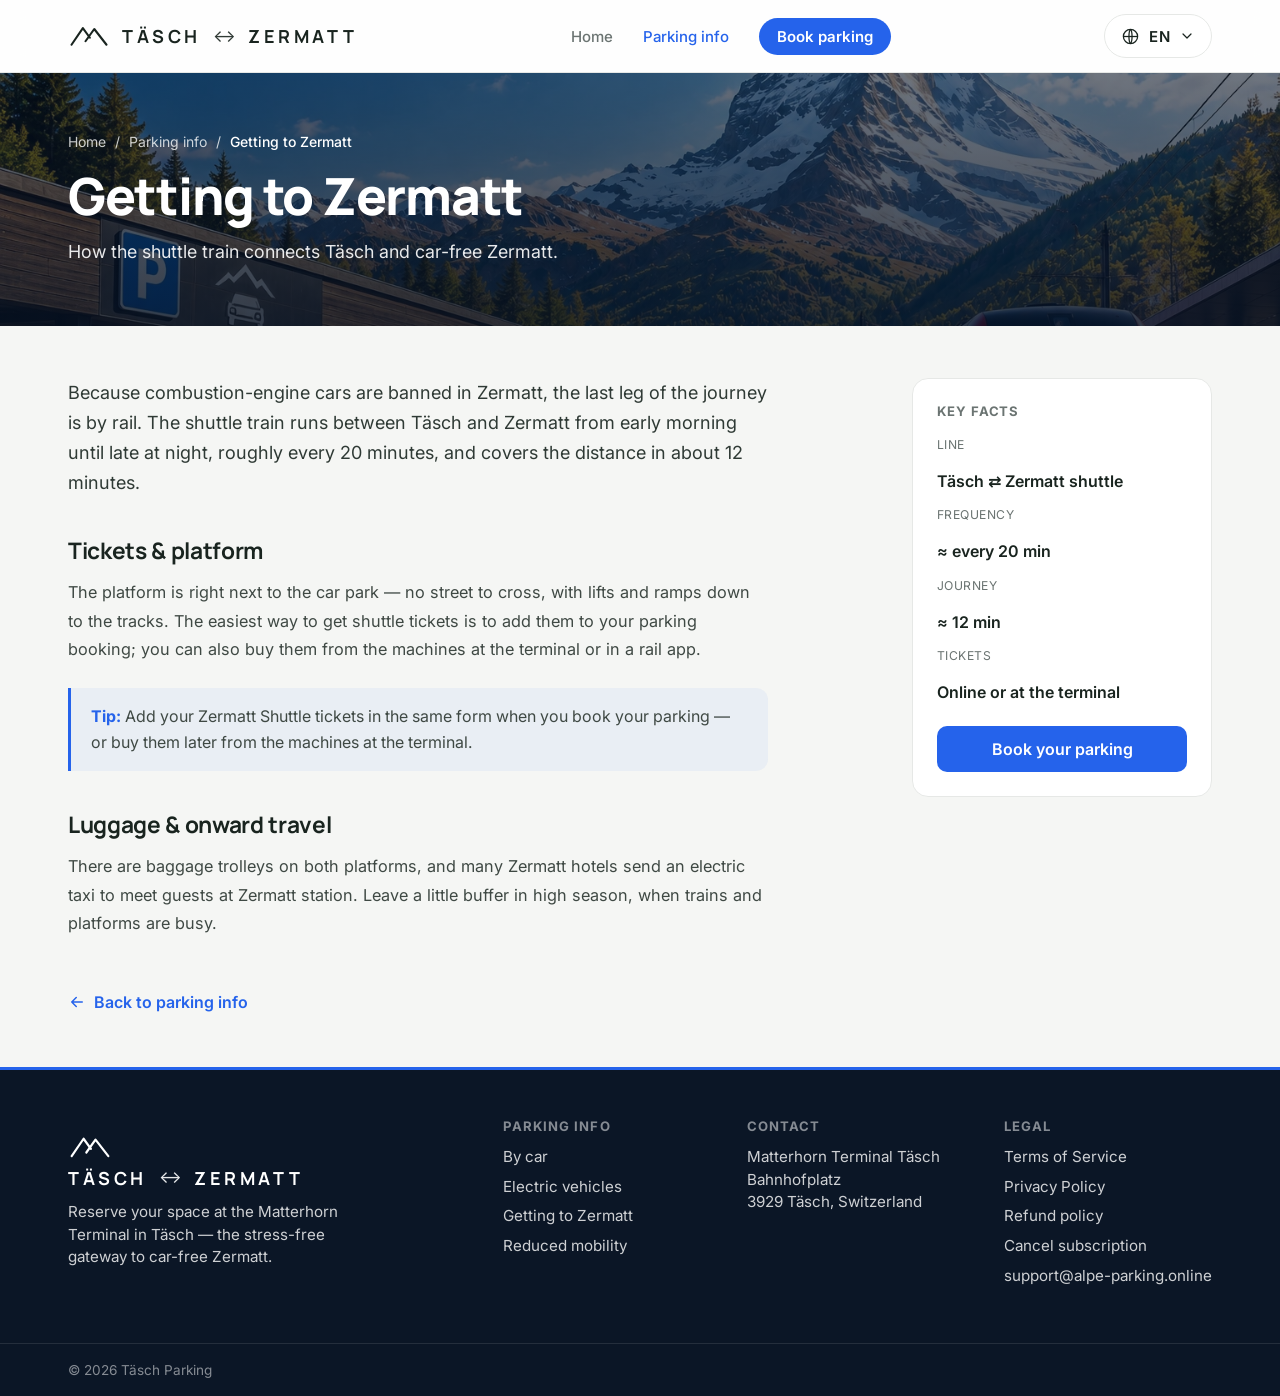
<file: arrival-train.html>
<!doctype html>
<html lang="en">
<head>
  <meta charset="utf-8" />
  <meta name="viewport" content="width=device-width, initial-scale=1" />
  <!-- Yandex.Metrika counter -->
  <script type="text/javascript">
    (function(m,e,t,r,i,k,a){
        m[i]=m[i]||function(){(m[i].a=m[i].a||[]).push(arguments)};
        m[i].l=1*new Date();
        for (var j = 0; j < document.scripts.length; j++) {if (document.scripts[j].src === r) { return; }}
        k=e.createElement(t),a=e.getElementsByTagName(t)[0],k.async=1,k.src=r,a.parentNode.insertBefore(k,a)
    })(window, document,'script','https://mc.yandex.ru/metrika/tag.js?id=112734916', 'ym');

    ym(112734916, 'init', {ssr:true, webvisor:true, clickmap:true, ecommerce:"dataLayer", referrer: document.referrer, url: location.href, accurateTrackBounce:true, trackLinks:true});
  </script>
  <!-- /Yandex.Metrika counter -->
  <title>Getting to Zermatt — Täsch Parking</title>
  <meta name="description" content="How the shuttle train connects Täsch and car-free Zermatt." />
  <!-- hreflang alternates -->
  <link rel="alternate" hreflang="en" href="https://taesch-parking.online/arrival-train.html" />
  <link rel="alternate" hreflang="de" href="https://taesch-parking.online/arrival-train.html?lang=de" />
  <link rel="alternate" hreflang="it" href="https://taesch-parking.online/arrival-train.html?lang=it" />
  <link rel="alternate" hreflang="fr" href="https://taesch-parking.online/arrival-train.html?lang=fr" />
  <link rel="alternate" hreflang="es" href="https://taesch-parking.online/arrival-train.html?lang=es" />
  <link rel="alternate" hreflang="hu" href="https://taesch-parking.online/arrival-train.html?lang=hu" />
  <link rel="alternate" hreflang="pl" href="https://taesch-parking.online/arrival-train.html?lang=pl" />
  <link rel="alternate" hreflang="ro" href="https://taesch-parking.online/arrival-train.html?lang=ro" />
  <link rel="alternate" hreflang="cs" href="https://taesch-parking.online/arrival-train.html?lang=cs" />
  <link rel="alternate" hreflang="nl" href="https://taesch-parking.online/arrival-train.html?lang=nl" />
  <link rel="alternate" hreflang="sl" href="https://taesch-parking.online/arrival-train.html?lang=sl" />
  <link rel="alternate" hreflang="pt" href="https://taesch-parking.online/arrival-train.html?lang=pt" />
  <link rel="alternate" hreflang="hr" href="https://taesch-parking.online/arrival-train.html?lang=hr" />
  <link rel="alternate" hreflang="sk" href="https://taesch-parking.online/arrival-train.html?lang=sk" />
  <link rel="alternate" hreflang="sr" href="https://taesch-parking.online/arrival-train.html?lang=sr" />
  <link rel="alternate" hreflang="uk" href="https://taesch-parking.online/arrival-train.html?lang=uk" />
  <link rel="alternate" hreflang="ru" href="https://taesch-parking.online/arrival-train.html?lang=ru" />
  <link rel="alternate" hreflang="da" href="https://taesch-parking.online/arrival-train.html?lang=da" />
  <link rel="alternate" hreflang="nb" href="https://taesch-parking.online/arrival-train.html?lang=nb" />
  <link rel="alternate" hreflang="tr" href="https://taesch-parking.online/arrival-train.html?lang=tr" />
  <link rel="alternate" hreflang="zh" href="https://taesch-parking.online/arrival-train.html?lang=zh" />
  <link rel="alternate" hreflang="ja" href="https://taesch-parking.online/arrival-train.html?lang=ja" />
  <link rel="alternate" hreflang="ko" href="https://taesch-parking.online/arrival-train.html?lang=ko" />
  <link rel="alternate" hreflang="hi" href="https://taesch-parking.online/arrival-train.html?lang=hi" />
  <link rel="alternate" hreflang="ar" href="https://taesch-parking.online/arrival-train.html?lang=ar" />
  <link rel="alternate" hreflang="x-default" href="https://taesch-parking.online/arrival-train.html" />
  <link rel="canonical" href="https://taesch-parking.online/arrival-train.html" />
  <!-- /hreflang alternates -->
  <link rel="preconnect" href="https://fonts.googleapis.com" />
  <link rel="preconnect" href="https://fonts.gstatic.com" crossorigin />
  <link href="https://fonts.googleapis.com/css2?family=Inter:wght@400;500;600;700;800&family=Manrope:wght@600;700;800&display=swap" rel="stylesheet" />
  <link rel="stylesheet" href="styles.css?v=40" />
</head>
<body class="page">
  <!-- Yandex.Metrika counter (no-JS pixel) -->
  <noscript><div><img src="https://mc.yandex.ru/watch/112734916" style="position:absolute; left:-9999px;" alt="" /></div></noscript>
  <header class="page-header">
    <div class="wrap header-inner">
      <a class="brand" href="index.html" aria-label="Täsch Parking — home page" data-i18n-aria="ui.homeLink">
        <svg class="brand-mark" viewBox="0 0 48 48" fill="none" stroke="currentColor" stroke-width="2.4" stroke-linecap="round" stroke-linejoin="round" aria-hidden="true">
            <path d="M4 34 L17 15 L25 26" />
            <path d="M20 30 L30 16 L44 34" />
          </svg>
        <span class="brand-text hero-wordmark">
            <span class="brand-name">TÄSCH</span>
            <span class="brand-arrow" aria-hidden="true">↔</span>
            <span class="brand-name">ZERMATT</span>
          </span>
      </a>
      <nav class="page-nav" aria-label="Main menu" data-i18n-aria="ui.mainNav">
        <a href="index.html" data-i18n="pg.nav.home">Home</a>
        <a href="getting-here.html" class="is-current" data-i18n="nav.parking">Parking info</a>
        <a class="page-nav-cta" href="index.html#book" aria-label="Book parking" data-i18n-aria="pg.nav.book"><svg class="page-nav-cta-ic" viewBox="0 0 24 24" fill="none" stroke="currentColor" stroke-width="2" stroke-linecap="round" stroke-linejoin="round" aria-hidden="true"><rect x="3.5" y="3.5" width="17" height="17" rx="4.5"/><path d="M9 16.5V7.5h3.6a3 3 0 0 1 0 6H9"/></svg><span data-i18n="pg.nav.book">Book parking</span></a>
      </nav>
      <div class="lang" id="lang">
        <button class="lang-btn" id="langBtn" type="button" aria-haspopup="listbox" aria-expanded="false">
          <svg class="icon" viewBox="0 0 24 24" fill="none" stroke="currentColor" stroke-width="1.6" aria-hidden="true">
            <circle cx="12" cy="12" r="9" />
            <path d="M3 12h18" />
            <path d="M12 3c2.6 2.6 2.6 15.4 0 18M12 3c-2.6 2.6-2.6 15.4 0 18" />
          </svg>
          <span id="langCode">EN</span>
          <svg class="chevron" viewBox="0 0 24 24" fill="none" stroke="currentColor" stroke-width="1.8" stroke-linecap="round" stroke-linejoin="round" aria-hidden="true"><path d="M6 9l6 6 6-6" /></svg>
        </button>
        <ul class="select-menu lang-menu" id="langMenu" role="listbox">
          <li class="select-option is-active" data-lang="en" role="option"><span class="opt-flag">🇬🇧</span><span>English</span><span class="opt-code">EN</span></li>
          <li class="select-option" data-lang="de" role="option"><span class="opt-flag">🇩🇪</span><span>Deutsch</span><span class="opt-code">DE</span></li>
          <li class="select-option" data-lang="fr" role="option"><span class="opt-flag">🇫🇷</span><span>Français</span><span class="opt-code">FR</span></li>
          <li class="select-option" data-lang="es" role="option"><span class="opt-flag">🇪🇸</span><span>Español</span><span class="opt-code">ES</span></li>
          <li class="select-option" data-lang="hu" role="option"><span class="opt-flag">🇭🇺</span><span>Magyar</span><span class="opt-code">HU</span></li>
          <li class="select-option" data-lang="it" role="option"><span class="opt-flag">🇮🇹</span><span>Italiano</span><span class="opt-code">IT</span></li>
          <li class="select-option" data-lang="pl" role="option"><span class="opt-flag">🇵🇱</span><span>Polski</span><span class="opt-code">PL</span></li>
          <li class="select-option" data-lang="ro" role="option"><span class="opt-flag">🇷🇴</span><span>Română</span><span class="opt-code">RO</span></li>
          <li class="select-option" data-lang="cs" role="option"><span class="opt-flag">🇨🇿</span><span>Čeština</span><span class="opt-code">CS</span></li>
          <li class="select-option" data-lang="nl" role="option"><span class="opt-flag">🇳🇱</span><span>Nederlands</span><span class="opt-code">NL</span></li>
          <li class="select-option" data-lang="sl" role="option"><span class="opt-flag">🇸🇮</span><span>Slovenščina</span><span class="opt-code">SL</span></li>
          <li class="select-option" data-lang="pt" role="option"><span class="opt-flag">🇵🇹</span><span>Português</span><span class="opt-code">PT</span></li>
          <li class="select-option" data-lang="hr" role="option"><span class="opt-flag">🇭🇷</span><span>Hrvatski</span><span class="opt-code">HR</span></li>
          <li class="select-option" data-lang="sk" role="option"><span class="opt-flag">🇸🇰</span><span>Slovenčina</span><span class="opt-code">SK</span></li>
          <li class="select-option" data-lang="sr" role="option"><span class="opt-flag">🇷🇸</span><span>Srpski</span><span class="opt-code">SR</span></li>
          <li class="select-option" data-lang="uk" role="option"><span class="opt-flag">🇺🇦</span><span>Українська</span><span class="opt-code">UK</span></li>
          <li class="select-option" data-lang="ru" role="option"><span class="opt-flag">🇷🇺</span><span>Русский</span><span class="opt-code">RU</span></li>
          <li class="select-option" data-lang="da" role="option"><span class="opt-flag">🇩🇰</span><span>Dansk</span><span class="opt-code">DA</span></li>
          <li class="select-option" data-lang="nb" role="option"><span class="opt-flag">🇳🇴</span><span>Norsk</span><span class="opt-code">NB</span></li>
          <li class="select-option" data-lang="tr" role="option"><span class="opt-flag">🇹🇷</span><span>Türkçe</span><span class="opt-code">TR</span></li>
          <li class="select-option" data-lang="zh" role="option"><span class="opt-flag">🇨🇳</span><span>中文</span><span class="opt-code">ZH</span></li>
          <li class="select-option" data-lang="ja" role="option"><span class="opt-flag">🇯🇵</span><span>日本語</span><span class="opt-code">JA</span></li>
          <li class="select-option" data-lang="ko" role="option"><span class="opt-flag">🇰🇷</span><span>한국어</span><span class="opt-code">KO</span></li>
          <li class="select-option" data-lang="hi" role="option"><span class="opt-flag">🇮🇳</span><span>हिन्दी</span><span class="opt-code">HI</span></li>
          <li class="select-option" data-lang="ar" role="option"><span class="opt-flag">🇸🇦</span><span>العربية</span><span class="opt-code">AR</span></li>
        </ul>
      </div>
    </div>
  </header>
  <section class="section-hero">
    <div class="wrap">
      <nav class="breadcrumb"><a href="index.html" data-i18n="pg.nav.home">Home</a><span>/</span><a href="getting-here.html" data-i18n="nav.parking">Parking info</a><span>/</span><span data-i18n="footer.l.train">Getting to Zermatt</span></nav>
      <h1 data-i18n="trn.h1">Getting to Zermatt</h1>
      <p data-i18n="trn.lead">How the shuttle train connects Täsch and car-free Zermatt.</p>
    </div>
  </section>

  <section class="section-body">
    <div class="wrap">
      <div class="article">
        <article class="prose">
          <p data-i18n="trn.p1">Because combustion-engine cars are banned in Zermatt, the last leg of the journey is by rail. The shuttle train runs between Täsch and Zermatt from early morning until late at night, roughly every 20 minutes, and covers the distance in about 12 minutes.</p>
          <h2 data-i18n="trn.h2a">Tickets &amp; platform</h2>
          <p data-i18n="trn.p2">The platform is right next to the car park — no street to cross, with lifts and ramps down to the tracks. The easiest way to get shuttle tickets is to add them to your parking booking; you can also buy them from the machines at the terminal or in a rail app.</p>
          <div class="callout"><strong data-i18n="pg.inShort">Tip:</strong> <span data-i18n="trn.callout">Add your Zermatt Shuttle tickets in the same form when you book your parking — or buy them later from the machines at the terminal.</span></div>
          <h2 data-i18n="trn.h2b">Luggage &amp; onward travel</h2>
          <p data-i18n="trn.p3">There are baggage trolleys on both platforms, and many Zermatt hotels send an electric taxi to meet guests at Zermatt station. Leave a little buffer in high season, when trains and platforms are busy.</p>
          <a class="back-link" href="getting-here.html"><svg viewBox="0 0 24 24" fill="none" stroke="currentColor" stroke-width="2" stroke-linecap="round" stroke-linejoin="round"><path d="M19 12H5M11 6l-6 6 6 6"/></svg> <span data-i18n="pg.backLink">Back to parking info</span></a>
        </article>
        <aside class="facts">
          <h3 data-i18n="pg.keyFacts">Key facts</h3>
          <dl>
            <dt data-i18n="trn.f1k">Line</dt>
            <dd data-i18n="trn.f1v">Täsch ⇄ Zermatt shuttle</dd>
            <dt data-i18n="trn.f2k">Frequency</dt>
            <dd data-i18n="trn.f2v">≈ every 20 min</dd>
            <dt data-i18n="trn.f3k">Journey</dt>
            <dd data-i18n="trn.f3v">≈ 12 min</dd>
            <dt data-i18n="trn.f4k">Tickets</dt>
            <dd data-i18n="trn.f4v">Online or at the terminal</dd>
          </dl>
          <a class="facts-cta" href="index.html" data-i18n="pg.ctaBook">Book your parking</a>
        </aside>
      </div>
    </div>
  </section>
  <footer class="site-footer">
    <div class="wrap">
      <div class="footer-col">
        <a class="brand" href="index.html" aria-label="Täsch Parking — home page" data-i18n-aria="ui.homeLink">
          <svg class="brand-mark" viewBox="0 0 48 48" fill="none" stroke="currentColor" stroke-width="2.4" stroke-linecap="round" stroke-linejoin="round" aria-hidden="true">
            <path d="M4 34 L17 15 L25 26" />
            <path d="M20 30 L30 16 L44 34" />
          </svg>
          <span class="brand-text hero-wordmark">
            <span class="brand-name">TÄSCH</span>
            <span class="brand-arrow" aria-hidden="true">↔</span>
            <span class="brand-name">ZERMATT</span>
          </span>
        </a>
        <p class="footer-tag" data-i18n="footer.tagline">Reserve your space at the Matterhorn Terminal in Täsch — the stress-free gateway to car-free Zermatt.</p>
      </div>
      <div class="footer-col">
        <h4 data-i18n="footer.links">Parking info</h4>
        <a href="arrival-car.html" data-i18n="footer.l.car">By car</a>
        <a href="arrival-charging.html" data-i18n="footer.l.charging">Electric vehicles</a>
        <a href="arrival-train.html" data-i18n="footer.l.train">Getting to Zermatt</a>
        <a href="arrival-reduced-mobility.html" data-i18n="footer.l.reduced">Reduced mobility</a>
      </div>
      <div class="footer-col">
        <h4 data-i18n="footer.contact">Contact</h4>
        <p>Matterhorn Terminal Täsch<br />Bahnhofplatz<br />3929 Täsch, <span data-i18n="footer.country">Switzerland</span></p>
      </div>
      <div class="footer-col footer-legal">
        <h4 data-i18n="legal.heading">Legal</h4>
        <a href="terms.html" data-i18n="legal.terms">Terms of Service</a>
        <a href="privacy.html" data-i18n="legal.privacy">Privacy Policy</a>
        <a href="refund.html" data-i18n="legal.refund">Refund policy</a>
        <a href="cancel-subscription.html" data-i18n="legal.cancel">Cancel subscription</a>
        <a href="mailto:support@alpe-parking.online">support@alpe-parking.online</a>
      </div>
    </div>
    <div class="footer-bottom"><div class="wrap"><span data-i18n="footer.legal">© 2026 Täsch Parking</span></div></div>
  </footer>
  <div class="toast" id="toast" role="status" aria-live="polite"></div>
  <script src="script.js?v=40"></script>
</body>
</html>
</file>
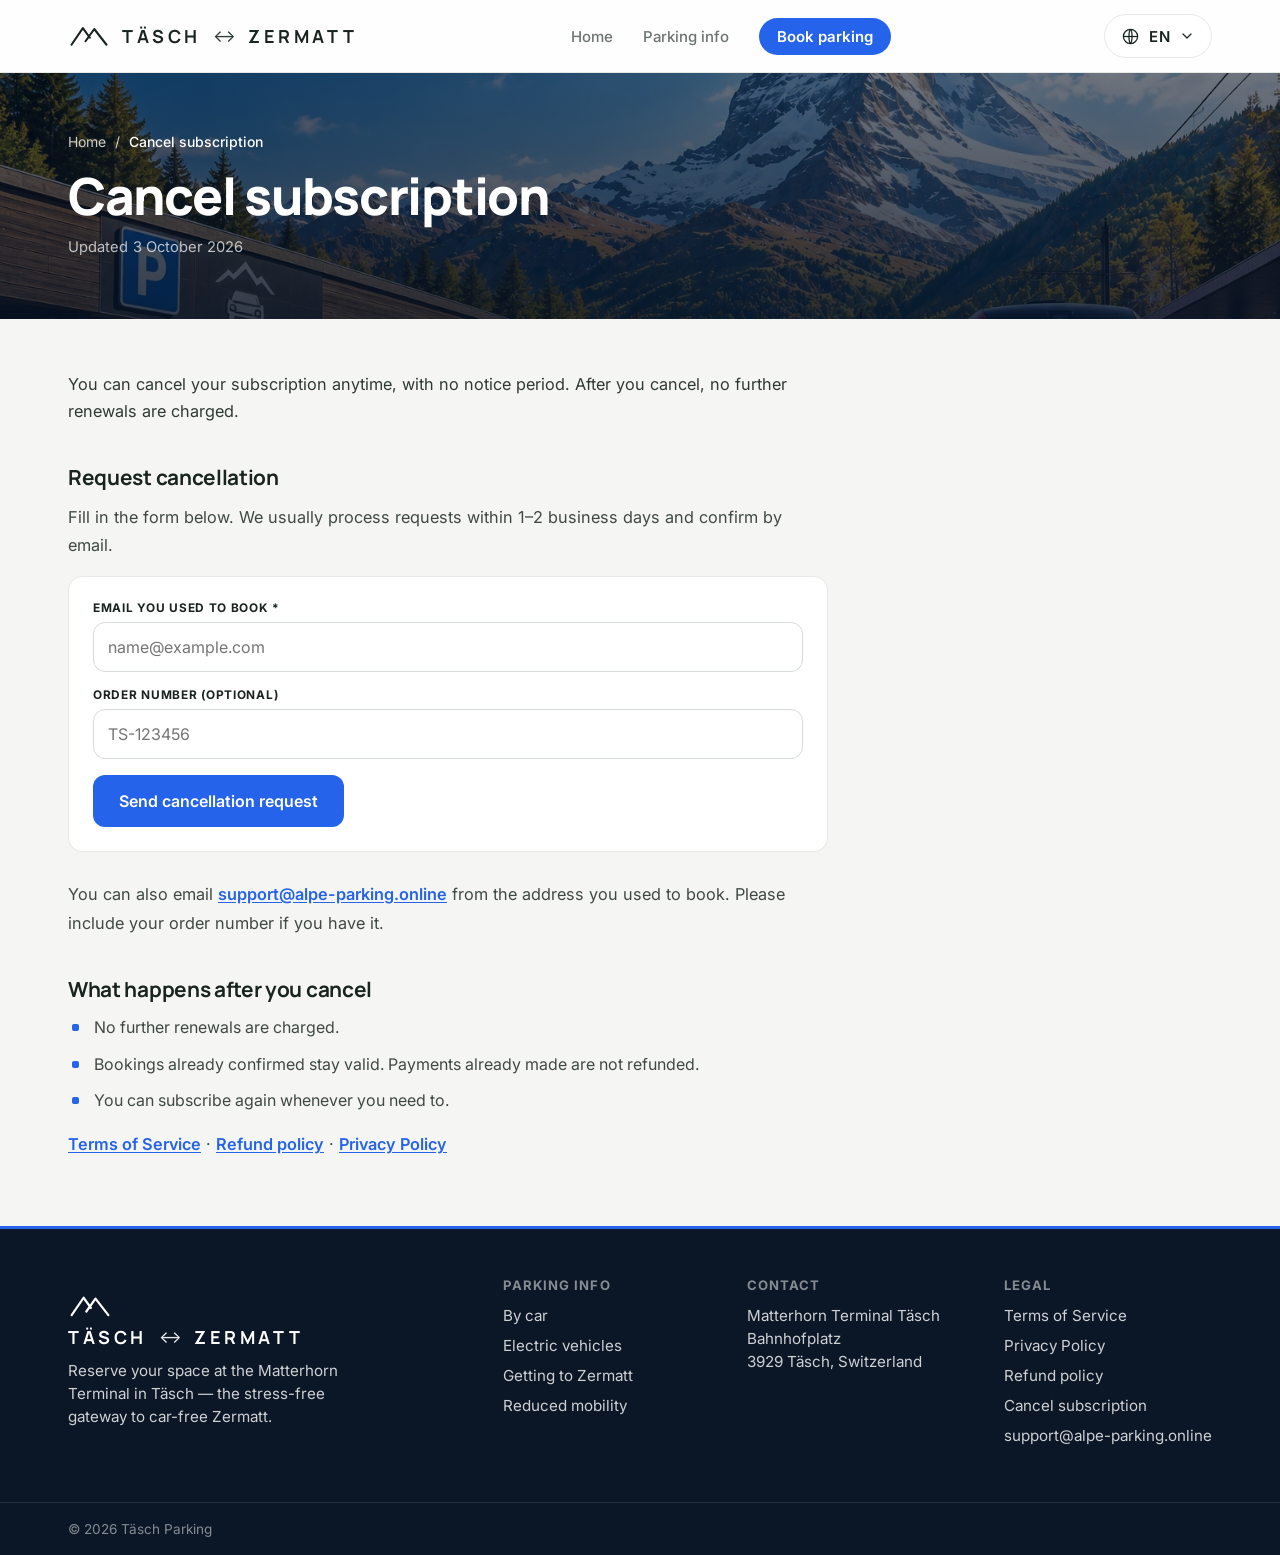
<file: cancel-subscription.html>
<!doctype html>
<html lang="en">
<head>
  <meta charset="utf-8" />
  <meta name="viewport" content="width=device-width, initial-scale=1" />
  <!-- Yandex.Metrika counter -->
  <script type="text/javascript">
    (function(m,e,t,r,i,k,a){
        m[i]=m[i]||function(){(m[i].a=m[i].a||[]).push(arguments)};
        m[i].l=1*new Date();
        for (var j = 0; j < document.scripts.length; j++) {if (document.scripts[j].src === r) { return; }}
        k=e.createElement(t),a=e.getElementsByTagName(t)[0],k.async=1,k.src=r,a.parentNode.insertBefore(k,a)
    })(window, document,'script','https://mc.yandex.ru/metrika/tag.js?id=112734916', 'ym');

    ym(112734916, 'init', {ssr:true, webvisor:true, clickmap:true, ecommerce:"dataLayer", referrer: document.referrer, url: location.href, accurateTrackBounce:true, trackLinks:true});
  </script>
  <!-- /Yandex.Metrika counter -->
  <title>Cancel subscription — Täsch Parking</title>
  <meta name="description" content="You can cancel your subscription anytime, with no notice period. After you cancel, no further renewals are charged." />
  <!-- hreflang alternates -->
  <link rel="alternate" hreflang="en" href="https://taesch-parking.online/cancel-subscription.html" />
  <link rel="alternate" hreflang="de" href="https://taesch-parking.online/cancel-subscription.html?lang=de" />
  <link rel="alternate" hreflang="it" href="https://taesch-parking.online/cancel-subscription.html?lang=it" />
  <link rel="alternate" hreflang="fr" href="https://taesch-parking.online/cancel-subscription.html?lang=fr" />
  <link rel="alternate" hreflang="es" href="https://taesch-parking.online/cancel-subscription.html?lang=es" />
  <link rel="alternate" hreflang="hu" href="https://taesch-parking.online/cancel-subscription.html?lang=hu" />
  <link rel="alternate" hreflang="pl" href="https://taesch-parking.online/cancel-subscription.html?lang=pl" />
  <link rel="alternate" hreflang="ro" href="https://taesch-parking.online/cancel-subscription.html?lang=ro" />
  <link rel="alternate" hreflang="cs" href="https://taesch-parking.online/cancel-subscription.html?lang=cs" />
  <link rel="alternate" hreflang="nl" href="https://taesch-parking.online/cancel-subscription.html?lang=nl" />
  <link rel="alternate" hreflang="sl" href="https://taesch-parking.online/cancel-subscription.html?lang=sl" />
  <link rel="alternate" hreflang="pt" href="https://taesch-parking.online/cancel-subscription.html?lang=pt" />
  <link rel="alternate" hreflang="hr" href="https://taesch-parking.online/cancel-subscription.html?lang=hr" />
  <link rel="alternate" hreflang="sk" href="https://taesch-parking.online/cancel-subscription.html?lang=sk" />
  <link rel="alternate" hreflang="sr" href="https://taesch-parking.online/cancel-subscription.html?lang=sr" />
  <link rel="alternate" hreflang="uk" href="https://taesch-parking.online/cancel-subscription.html?lang=uk" />
  <link rel="alternate" hreflang="ru" href="https://taesch-parking.online/cancel-subscription.html?lang=ru" />
  <link rel="alternate" hreflang="da" href="https://taesch-parking.online/cancel-subscription.html?lang=da" />
  <link rel="alternate" hreflang="nb" href="https://taesch-parking.online/cancel-subscription.html?lang=nb" />
  <link rel="alternate" hreflang="tr" href="https://taesch-parking.online/cancel-subscription.html?lang=tr" />
  <link rel="alternate" hreflang="zh" href="https://taesch-parking.online/cancel-subscription.html?lang=zh" />
  <link rel="alternate" hreflang="ja" href="https://taesch-parking.online/cancel-subscription.html?lang=ja" />
  <link rel="alternate" hreflang="ko" href="https://taesch-parking.online/cancel-subscription.html?lang=ko" />
  <link rel="alternate" hreflang="hi" href="https://taesch-parking.online/cancel-subscription.html?lang=hi" />
  <link rel="alternate" hreflang="ar" href="https://taesch-parking.online/cancel-subscription.html?lang=ar" />
  <link rel="alternate" hreflang="x-default" href="https://taesch-parking.online/cancel-subscription.html" />
  <link rel="canonical" href="https://taesch-parking.online/cancel-subscription.html" />
  <!-- /hreflang alternates -->
  <link rel="preconnect" href="https://fonts.googleapis.com" />
  <link rel="preconnect" href="https://fonts.gstatic.com" crossorigin />
  <link href="https://fonts.googleapis.com/css2?family=Inter:wght@400;500;600;700;800&family=Manrope:wght@600;700;800&display=swap" rel="stylesheet" />
  <link rel="stylesheet" href="styles.css?v=40" />
</head>
<body class="page">
  <!-- Yandex.Metrika counter (no-JS pixel) -->
  <noscript><div><img src="https://mc.yandex.ru/watch/112734916" style="position:absolute; left:-9999px;" alt="" /></div></noscript>
  <header class="page-header">
    <div class="wrap header-inner">
      <a class="brand" href="index.html" aria-label="Täsch Parking — home page" data-i18n-aria="ui.homeLink">
        <svg class="brand-mark" viewBox="0 0 48 48" fill="none" stroke="currentColor" stroke-width="2.4" stroke-linecap="round" stroke-linejoin="round" aria-hidden="true">
            <path d="M4 34 L17 15 L25 26" />
            <path d="M20 30 L30 16 L44 34" />
          </svg>
        <span class="brand-text hero-wordmark">
            <span class="brand-name">TÄSCH</span>
            <span class="brand-arrow" aria-hidden="true">↔</span>
            <span class="brand-name">ZERMATT</span>
          </span>
      </a>
      <nav class="page-nav" aria-label="Main menu" data-i18n-aria="ui.mainNav">
        <a href="index.html" data-i18n="pg.nav.home">Home</a>
        <a href="getting-here.html" data-i18n="nav.parking">Parking info</a>
        <a class="page-nav-cta" href="index.html#book" aria-label="Book parking" data-i18n-aria="pg.nav.book"><svg class="page-nav-cta-ic" viewBox="0 0 24 24" fill="none" stroke="currentColor" stroke-width="2" stroke-linecap="round" stroke-linejoin="round" aria-hidden="true"><rect x="3.5" y="3.5" width="17" height="17" rx="4.5"/><path d="M9 16.5V7.5h3.6a3 3 0 0 1 0 6H9"/></svg><span data-i18n="pg.nav.book">Book parking</span></a>
      </nav>
      <div class="lang" id="lang">
        <button class="lang-btn" id="langBtn" type="button" aria-haspopup="listbox" aria-expanded="false">
          <svg class="icon" viewBox="0 0 24 24" fill="none" stroke="currentColor" stroke-width="1.6" aria-hidden="true">
            <circle cx="12" cy="12" r="9" />
            <path d="M3 12h18" />
            <path d="M12 3c2.6 2.6 2.6 15.4 0 18M12 3c-2.6 2.6-2.6 15.4 0 18" />
          </svg>
          <span id="langCode">EN</span>
          <svg class="chevron" viewBox="0 0 24 24" fill="none" stroke="currentColor" stroke-width="1.8" stroke-linecap="round" stroke-linejoin="round" aria-hidden="true"><path d="M6 9l6 6 6-6" /></svg>
        </button>
        <ul class="select-menu lang-menu" id="langMenu" role="listbox">
          <li class="select-option is-active" data-lang="en" role="option"><span class="opt-flag">🇬🇧</span><span>English</span><span class="opt-code">EN</span></li>
          <li class="select-option" data-lang="de" role="option"><span class="opt-flag">🇩🇪</span><span>Deutsch</span><span class="opt-code">DE</span></li>
          <li class="select-option" data-lang="fr" role="option"><span class="opt-flag">🇫🇷</span><span>Français</span><span class="opt-code">FR</span></li>
          <li class="select-option" data-lang="es" role="option"><span class="opt-flag">🇪🇸</span><span>Español</span><span class="opt-code">ES</span></li>
          <li class="select-option" data-lang="hu" role="option"><span class="opt-flag">🇭🇺</span><span>Magyar</span><span class="opt-code">HU</span></li>
          <li class="select-option" data-lang="it" role="option"><span class="opt-flag">🇮🇹</span><span>Italiano</span><span class="opt-code">IT</span></li>
          <li class="select-option" data-lang="pl" role="option"><span class="opt-flag">🇵🇱</span><span>Polski</span><span class="opt-code">PL</span></li>
          <li class="select-option" data-lang="ro" role="option"><span class="opt-flag">🇷🇴</span><span>Română</span><span class="opt-code">RO</span></li>
          <li class="select-option" data-lang="cs" role="option"><span class="opt-flag">🇨🇿</span><span>Čeština</span><span class="opt-code">CS</span></li>
          <li class="select-option" data-lang="nl" role="option"><span class="opt-flag">🇳🇱</span><span>Nederlands</span><span class="opt-code">NL</span></li>
          <li class="select-option" data-lang="sl" role="option"><span class="opt-flag">🇸🇮</span><span>Slovenščina</span><span class="opt-code">SL</span></li>
          <li class="select-option" data-lang="pt" role="option"><span class="opt-flag">🇵🇹</span><span>Português</span><span class="opt-code">PT</span></li>
          <li class="select-option" data-lang="hr" role="option"><span class="opt-flag">🇭🇷</span><span>Hrvatski</span><span class="opt-code">HR</span></li>
          <li class="select-option" data-lang="sk" role="option"><span class="opt-flag">🇸🇰</span><span>Slovenčina</span><span class="opt-code">SK</span></li>
          <li class="select-option" data-lang="sr" role="option"><span class="opt-flag">🇷🇸</span><span>Srpski</span><span class="opt-code">SR</span></li>
          <li class="select-option" data-lang="uk" role="option"><span class="opt-flag">🇺🇦</span><span>Українська</span><span class="opt-code">UK</span></li>
          <li class="select-option" data-lang="ru" role="option"><span class="opt-flag">🇷🇺</span><span>Русский</span><span class="opt-code">RU</span></li>
          <li class="select-option" data-lang="da" role="option"><span class="opt-flag">🇩🇰</span><span>Dansk</span><span class="opt-code">DA</span></li>
          <li class="select-option" data-lang="nb" role="option"><span class="opt-flag">🇳🇴</span><span>Norsk</span><span class="opt-code">NB</span></li>
          <li class="select-option" data-lang="tr" role="option"><span class="opt-flag">🇹🇷</span><span>Türkçe</span><span class="opt-code">TR</span></li>
          <li class="select-option" data-lang="zh" role="option"><span class="opt-flag">🇨🇳</span><span>中文</span><span class="opt-code">ZH</span></li>
          <li class="select-option" data-lang="ja" role="option"><span class="opt-flag">🇯🇵</span><span>日本語</span><span class="opt-code">JA</span></li>
          <li class="select-option" data-lang="ko" role="option"><span class="opt-flag">🇰🇷</span><span>한국어</span><span class="opt-code">KO</span></li>
          <li class="select-option" data-lang="hi" role="option"><span class="opt-flag">🇮🇳</span><span>हिन्दी</span><span class="opt-code">HI</span></li>
          <li class="select-option" data-lang="ar" role="option"><span class="opt-flag">🇸🇦</span><span>العربية</span><span class="opt-code">AR</span></li>
        </ul>
      </div>
    </div>
  </header>
  <section class="section-hero">
    <div class="wrap">
      <nav class="breadcrumb"><a href="index.html" data-i18n="pg.nav.home">Home</a><span>/</span><span data-i18n="legal.cancel">Cancel subscription</span></nav>
      <h1 data-i18n="legal.cancel">Cancel subscription</h1>
      <p class="article-meta"><span data-i18n="legal.updated">Updated</span><time datetime="2026-10-03" data-date>2026-10-03</time></p>
    </div>
  </section>
  <section class="section-body">
    <div class="wrap">
      <article class="prose legal-prose">
        <p data-i18n="cancel.lead">You can cancel your subscription anytime, with no notice period. After you cancel, no further renewals are charged.</p>
        <h2 data-i18n="cancel.formH">Request cancellation</h2>
        <p data-i18n="cancel.formLead">Fill in the form below. We usually process requests within 1–2 business days and confirm by email.</p>
        <form class="cancel-form" id="cancelForm" novalidate>
          <label class="cf-field"><span><span data-i18n="cancel.email">Email you used to book</span> *</span><input type="email" name="email" required autocomplete="email" inputmode="email" spellcheck="false" autocapitalize="off" placeholder="name@example.com"></label>
          <label class="cf-field"><span data-i18n="cancel.order">Order number (optional)</span><input type="text" name="order" autocomplete="off" spellcheck="false" placeholder="TS-123456"></label>
          <button type="submit" class="cf-submit"><span data-i18n="cancel.submit">Send cancellation request</span></button>
          <p class="cancel-msg" id="cancelMsg" role="status" tabindex="-1" hidden></p>
        </form>
        <p data-i18n-rich="cancel.alt">You can also email <a href="mailto:support@alpe-parking.online">support@alpe-parking.online</a> from the address you used to book. Please include your order number if you have it.</p>
        <h2 data-i18n="cancel.afterH">What happens after you cancel</h2>
        <ul><li data-i18n="cancel.after1">No further renewals are charged.</li><li data-i18n="cancel.after2">Bookings already confirmed stay valid. Payments already made are not refunded.</li><li data-i18n="cancel.after3">You can subscribe again whenever you need to.</li></ul>
        <p><a href="terms.html" data-i18n="legal.terms">Terms of Service</a> · <a href="refund.html" data-i18n="legal.refund">Refund policy</a> · <a href="privacy.html" data-i18n="legal.privacy">Privacy Policy</a></p>
      </article>
    </div>
  </section>
  <footer class="site-footer">
    <div class="wrap">
      <div class="footer-col">
        <a class="brand" href="index.html" aria-label="Täsch Parking — home page" data-i18n-aria="ui.homeLink">
          <svg class="brand-mark" viewBox="0 0 48 48" fill="none" stroke="currentColor" stroke-width="2.4" stroke-linecap="round" stroke-linejoin="round" aria-hidden="true">
            <path d="M4 34 L17 15 L25 26" />
            <path d="M20 30 L30 16 L44 34" />
          </svg>
          <span class="brand-text hero-wordmark">
            <span class="brand-name">TÄSCH</span>
            <span class="brand-arrow" aria-hidden="true">↔</span>
            <span class="brand-name">ZERMATT</span>
          </span>
        </a>
        <p class="footer-tag" data-i18n="footer.tagline">Reserve your space at the Matterhorn Terminal in Täsch — the stress-free gateway to car-free Zermatt.</p>
      </div>
      <div class="footer-col">
        <h4 data-i18n="footer.links">Parking info</h4>
        <a href="arrival-car.html" data-i18n="footer.l.car">By car</a>
        <a href="arrival-charging.html" data-i18n="footer.l.charging">Electric vehicles</a>
        <a href="arrival-train.html" data-i18n="footer.l.train">Getting to Zermatt</a>
        <a href="arrival-reduced-mobility.html" data-i18n="footer.l.reduced">Reduced mobility</a>
      </div>
      <div class="footer-col">
        <h4 data-i18n="footer.contact">Contact</h4>
        <p>Matterhorn Terminal Täsch<br />Bahnhofplatz<br />3929 Täsch, <span data-i18n="footer.country">Switzerland</span></p>
      </div>
      <div class="footer-col footer-legal">
        <h4 data-i18n="legal.heading">Legal</h4>
        <a href="terms.html" data-i18n="legal.terms">Terms of Service</a>
        <a href="privacy.html" data-i18n="legal.privacy">Privacy Policy</a>
        <a href="refund.html" data-i18n="legal.refund">Refund policy</a>
        <a href="cancel-subscription.html" data-i18n="legal.cancel">Cancel subscription</a>
        <a href="mailto:support@alpe-parking.online">support@alpe-parking.online</a>
      </div>
    </div>
    <div class="footer-bottom"><div class="wrap"><span data-i18n="footer.legal">© 2026 Täsch Parking</span></div></div>
  </footer>
  <div class="toast" id="toast" role="status" aria-live="polite"></div>
  <script src="script.js?v=40"></script>
</body>
</html>
</file>
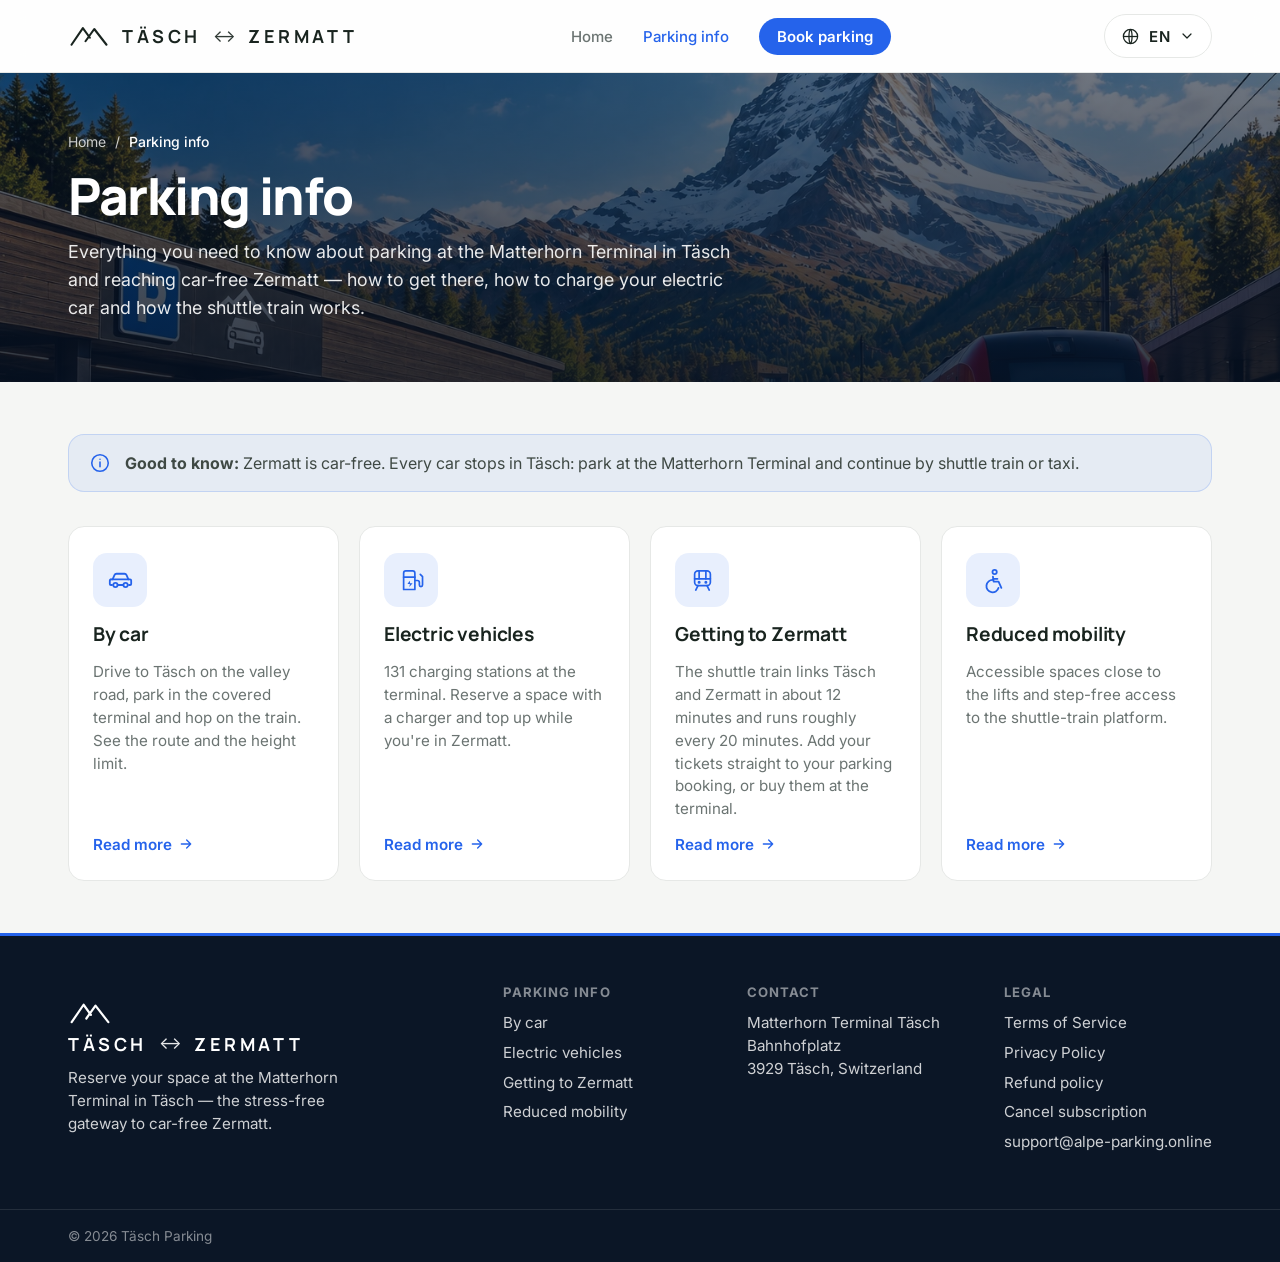
<file: getting-here.html>
<!doctype html>
<html lang="en">
<head>
  <meta charset="utf-8" />
  <meta name="viewport" content="width=device-width, initial-scale=1" />
  <!-- Yandex.Metrika counter -->
  <script type="text/javascript">
    (function(m,e,t,r,i,k,a){
        m[i]=m[i]||function(){(m[i].a=m[i].a||[]).push(arguments)};
        m[i].l=1*new Date();
        for (var j = 0; j < document.scripts.length; j++) {if (document.scripts[j].src === r) { return; }}
        k=e.createElement(t),a=e.getElementsByTagName(t)[0],k.async=1,k.src=r,a.parentNode.insertBefore(k,a)
    })(window, document,'script','https://mc.yandex.ru/metrika/tag.js?id=112734916', 'ym');

    ym(112734916, 'init', {ssr:true, webvisor:true, clickmap:true, ecommerce:"dataLayer", referrer: document.referrer, url: location.href, accurateTrackBounce:true, trackLinks:true});
  </script>
  <!-- /Yandex.Metrika counter -->
  <title>Parking info — Täsch Parking</title>
  <meta name="description" content="Everything you need to know about parking at the Matterhorn Terminal in Täsch and reaching car-free Zermatt — how to get there, how to charge your electric car and how the shuttle train works." />
  <!-- hreflang alternates -->
  <link rel="alternate" hreflang="en" href="https://taesch-parking.online/getting-here.html" />
  <link rel="alternate" hreflang="de" href="https://taesch-parking.online/getting-here.html?lang=de" />
  <link rel="alternate" hreflang="it" href="https://taesch-parking.online/getting-here.html?lang=it" />
  <link rel="alternate" hreflang="fr" href="https://taesch-parking.online/getting-here.html?lang=fr" />
  <link rel="alternate" hreflang="es" href="https://taesch-parking.online/getting-here.html?lang=es" />
  <link rel="alternate" hreflang="hu" href="https://taesch-parking.online/getting-here.html?lang=hu" />
  <link rel="alternate" hreflang="pl" href="https://taesch-parking.online/getting-here.html?lang=pl" />
  <link rel="alternate" hreflang="ro" href="https://taesch-parking.online/getting-here.html?lang=ro" />
  <link rel="alternate" hreflang="cs" href="https://taesch-parking.online/getting-here.html?lang=cs" />
  <link rel="alternate" hreflang="nl" href="https://taesch-parking.online/getting-here.html?lang=nl" />
  <link rel="alternate" hreflang="sl" href="https://taesch-parking.online/getting-here.html?lang=sl" />
  <link rel="alternate" hreflang="pt" href="https://taesch-parking.online/getting-here.html?lang=pt" />
  <link rel="alternate" hreflang="hr" href="https://taesch-parking.online/getting-here.html?lang=hr" />
  <link rel="alternate" hreflang="sk" href="https://taesch-parking.online/getting-here.html?lang=sk" />
  <link rel="alternate" hreflang="sr" href="https://taesch-parking.online/getting-here.html?lang=sr" />
  <link rel="alternate" hreflang="uk" href="https://taesch-parking.online/getting-here.html?lang=uk" />
  <link rel="alternate" hreflang="ru" href="https://taesch-parking.online/getting-here.html?lang=ru" />
  <link rel="alternate" hreflang="da" href="https://taesch-parking.online/getting-here.html?lang=da" />
  <link rel="alternate" hreflang="nb" href="https://taesch-parking.online/getting-here.html?lang=nb" />
  <link rel="alternate" hreflang="tr" href="https://taesch-parking.online/getting-here.html?lang=tr" />
  <link rel="alternate" hreflang="zh" href="https://taesch-parking.online/getting-here.html?lang=zh" />
  <link rel="alternate" hreflang="ja" href="https://taesch-parking.online/getting-here.html?lang=ja" />
  <link rel="alternate" hreflang="ko" href="https://taesch-parking.online/getting-here.html?lang=ko" />
  <link rel="alternate" hreflang="hi" href="https://taesch-parking.online/getting-here.html?lang=hi" />
  <link rel="alternate" hreflang="ar" href="https://taesch-parking.online/getting-here.html?lang=ar" />
  <link rel="alternate" hreflang="x-default" href="https://taesch-parking.online/getting-here.html" />
  <link rel="canonical" href="https://taesch-parking.online/getting-here.html" />
  <!-- /hreflang alternates -->
  <link rel="preconnect" href="https://fonts.googleapis.com" />
  <link rel="preconnect" href="https://fonts.gstatic.com" crossorigin />
  <link href="https://fonts.googleapis.com/css2?family=Inter:wght@400;500;600;700;800&family=Manrope:wght@600;700;800&display=swap" rel="stylesheet" />
  <link rel="stylesheet" href="styles.css?v=40" />
</head>
<body class="page">
  <!-- Yandex.Metrika counter (no-JS pixel) -->
  <noscript><div><img src="https://mc.yandex.ru/watch/112734916" style="position:absolute; left:-9999px;" alt="" /></div></noscript>
  <header class="page-header">
    <div class="wrap header-inner">
      <a class="brand" href="index.html" aria-label="Täsch Parking — home page" data-i18n-aria="ui.homeLink">
        <svg class="brand-mark" viewBox="0 0 48 48" fill="none" stroke="currentColor" stroke-width="2.4" stroke-linecap="round" stroke-linejoin="round" aria-hidden="true">
            <path d="M4 34 L17 15 L25 26" />
            <path d="M20 30 L30 16 L44 34" />
          </svg>
        <span class="brand-text hero-wordmark">
            <span class="brand-name">TÄSCH</span>
            <span class="brand-arrow" aria-hidden="true">↔</span>
            <span class="brand-name">ZERMATT</span>
          </span>
      </a>
      <nav class="page-nav" aria-label="Main menu" data-i18n-aria="ui.mainNav">
        <a href="index.html" data-i18n="pg.nav.home">Home</a>
        <a href="getting-here.html" class="is-current" data-i18n="nav.parking">Parking info</a>
        <a class="page-nav-cta" href="index.html#book" aria-label="Book parking" data-i18n-aria="pg.nav.book"><svg class="page-nav-cta-ic" viewBox="0 0 24 24" fill="none" stroke="currentColor" stroke-width="2" stroke-linecap="round" stroke-linejoin="round" aria-hidden="true"><rect x="3.5" y="3.5" width="17" height="17" rx="4.5"/><path d="M9 16.5V7.5h3.6a3 3 0 0 1 0 6H9"/></svg><span data-i18n="pg.nav.book">Book parking</span></a>
      </nav>
      <div class="lang" id="lang">
        <button class="lang-btn" id="langBtn" type="button" aria-haspopup="listbox" aria-expanded="false">
          <svg class="icon" viewBox="0 0 24 24" fill="none" stroke="currentColor" stroke-width="1.6" aria-hidden="true">
            <circle cx="12" cy="12" r="9" />
            <path d="M3 12h18" />
            <path d="M12 3c2.6 2.6 2.6 15.4 0 18M12 3c-2.6 2.6-2.6 15.4 0 18" />
          </svg>
          <span id="langCode">EN</span>
          <svg class="chevron" viewBox="0 0 24 24" fill="none" stroke="currentColor" stroke-width="1.8" stroke-linecap="round" stroke-linejoin="round" aria-hidden="true"><path d="M6 9l6 6 6-6" /></svg>
        </button>
        <ul class="select-menu lang-menu" id="langMenu" role="listbox">
          <li class="select-option is-active" data-lang="en" role="option"><span class="opt-flag">🇬🇧</span><span>English</span><span class="opt-code">EN</span></li>
          <li class="select-option" data-lang="de" role="option"><span class="opt-flag">🇩🇪</span><span>Deutsch</span><span class="opt-code">DE</span></li>
          <li class="select-option" data-lang="fr" role="option"><span class="opt-flag">🇫🇷</span><span>Français</span><span class="opt-code">FR</span></li>
          <li class="select-option" data-lang="es" role="option"><span class="opt-flag">🇪🇸</span><span>Español</span><span class="opt-code">ES</span></li>
          <li class="select-option" data-lang="hu" role="option"><span class="opt-flag">🇭🇺</span><span>Magyar</span><span class="opt-code">HU</span></li>
          <li class="select-option" data-lang="it" role="option"><span class="opt-flag">🇮🇹</span><span>Italiano</span><span class="opt-code">IT</span></li>
          <li class="select-option" data-lang="pl" role="option"><span class="opt-flag">🇵🇱</span><span>Polski</span><span class="opt-code">PL</span></li>
          <li class="select-option" data-lang="ro" role="option"><span class="opt-flag">🇷🇴</span><span>Română</span><span class="opt-code">RO</span></li>
          <li class="select-option" data-lang="cs" role="option"><span class="opt-flag">🇨🇿</span><span>Čeština</span><span class="opt-code">CS</span></li>
          <li class="select-option" data-lang="nl" role="option"><span class="opt-flag">🇳🇱</span><span>Nederlands</span><span class="opt-code">NL</span></li>
          <li class="select-option" data-lang="sl" role="option"><span class="opt-flag">🇸🇮</span><span>Slovenščina</span><span class="opt-code">SL</span></li>
          <li class="select-option" data-lang="pt" role="option"><span class="opt-flag">🇵🇹</span><span>Português</span><span class="opt-code">PT</span></li>
          <li class="select-option" data-lang="hr" role="option"><span class="opt-flag">🇭🇷</span><span>Hrvatski</span><span class="opt-code">HR</span></li>
          <li class="select-option" data-lang="sk" role="option"><span class="opt-flag">🇸🇰</span><span>Slovenčina</span><span class="opt-code">SK</span></li>
          <li class="select-option" data-lang="sr" role="option"><span class="opt-flag">🇷🇸</span><span>Srpski</span><span class="opt-code">SR</span></li>
          <li class="select-option" data-lang="uk" role="option"><span class="opt-flag">🇺🇦</span><span>Українська</span><span class="opt-code">UK</span></li>
          <li class="select-option" data-lang="ru" role="option"><span class="opt-flag">🇷🇺</span><span>Русский</span><span class="opt-code">RU</span></li>
          <li class="select-option" data-lang="da" role="option"><span class="opt-flag">🇩🇰</span><span>Dansk</span><span class="opt-code">DA</span></li>
          <li class="select-option" data-lang="nb" role="option"><span class="opt-flag">🇳🇴</span><span>Norsk</span><span class="opt-code">NB</span></li>
          <li class="select-option" data-lang="tr" role="option"><span class="opt-flag">🇹🇷</span><span>Türkçe</span><span class="opt-code">TR</span></li>
          <li class="select-option" data-lang="zh" role="option"><span class="opt-flag">🇨🇳</span><span>中文</span><span class="opt-code">ZH</span></li>
          <li class="select-option" data-lang="ja" role="option"><span class="opt-flag">🇯🇵</span><span>日本語</span><span class="opt-code">JA</span></li>
          <li class="select-option" data-lang="ko" role="option"><span class="opt-flag">🇰🇷</span><span>한국어</span><span class="opt-code">KO</span></li>
          <li class="select-option" data-lang="hi" role="option"><span class="opt-flag">🇮🇳</span><span>हिन्दी</span><span class="opt-code">HI</span></li>
          <li class="select-option" data-lang="ar" role="option"><span class="opt-flag">🇸🇦</span><span>العربية</span><span class="opt-code">AR</span></li>
        </ul>
      </div>
    </div>
  </header>
  <section class="section-hero">
    <div class="wrap">
      <nav class="breadcrumb"><a href="index.html" data-i18n="pg.nav.home">Home</a><span>/</span><span data-i18n="nav.parking">Parking info</span></nav>
      <h1 data-i18n="gh.title">Parking info</h1>
      <p data-i18n="gh.lead">Everything you need to know about parking at the Matterhorn Terminal in Täsch and reaching car-free Zermatt — how to get there, how to charge your electric car and how the shuttle train works.</p>
    </div>
  </section>

  <section class="section-body">
    <div class="wrap">
      <div class="closure-banner">
        <svg viewBox="0 0 24 24" fill="none" stroke="currentColor" stroke-width="1.7" stroke-linecap="round" stroke-linejoin="round"><circle cx="12" cy="12" r="9"/><path d="M12 11v5"/><path d="M12 8h.01"/></svg>
        <p><strong data-i18n="pg.goodToKnow">Good to know:</strong> <span data-i18n="gh.banner">Zermatt is car-free. Every car stops in Täsch: park at the Matterhorn Terminal and continue by shuttle train or taxi.</span></p>
      </div>
      <div class="arrive-grid">
        <a class="arrive-card" href="arrival-car.html">
          <span class="ac-icon"><svg viewBox="0 0 24 24" fill="none" stroke="currentColor" stroke-width="1.6" stroke-linecap="round" stroke-linejoin="round"><path d="M5 11l1.6-3.7A2 2 0 0 1 8.5 6h7a2 2 0 0 1 1.9 1.3L19 11"/><path d="M3.5 11h17a1 1 0 0 1 1 1v3a1 1 0 0 1-1 1h-1"/><path d="M4.5 16h-1a1 1 0 0 1-1-1v-3a1 1 0 0 1 1-1"/><path d="M9.4 16h5.2"/><circle cx="7.5" cy="16" r="1.9"/><circle cx="16.5" cy="16" r="1.9"/></svg></span>
          <h3 data-i18n="footer.l.car">By car</h3>
          <p data-i18n="gh.car.d">Drive to Täsch on the valley road, park in the covered terminal and hop on the train. See the route and the height limit.</p>
          <span class="ac-more"><span data-i18n="pg.readMore">Read more</span> <svg viewBox="0 0 24 24" fill="none" stroke="currentColor" stroke-width="2" stroke-linecap="round" stroke-linejoin="round"><path d="M5 12h14M13 6l6 6-6 6"/></svg></span>
        </a>
        <a class="arrive-card" href="arrival-charging.html">
          <span class="ac-icon"><svg viewBox="0 0 24 24" fill="none" stroke="currentColor" stroke-width="1.5" stroke-linecap="round" stroke-linejoin="round"><path d="M7 3.5h6a2 2 0 0 1 2 2V20H5V5.5a2 2 0 0 1 2-2z"/><path d="M5 9h10"/><path d="M15 12h2.2a1.8 1.8 0 0 1 1.8 1.8V16a1.4 1.4 0 0 0 1.4 1.4A1.4 1.4 0 0 0 21.8 16V8.5l-2-2"/><path d="M10.4 12.2 L8.4 15.2 h2.2 l-0.6 2.6 3-3.4 h-2.2z" fill="currentColor" stroke="none"/></svg></span>
          <h3 data-i18n="footer.l.charging">Electric vehicles</h3>
          <p data-i18n="gh.charging.d">131 charging stations at the terminal. Reserve a space with a charger and top up while you're in Zermatt.</p>
          <span class="ac-more"><span data-i18n="pg.readMore">Read more</span> <svg viewBox="0 0 24 24" fill="none" stroke="currentColor" stroke-width="2" stroke-linecap="round" stroke-linejoin="round"><path d="M5 12h14M13 6l6 6-6 6"/></svg></span>
        </a>
        <a class="arrive-card" href="arrival-train.html">
          <span class="ac-icon"><svg viewBox="0 0 24 24" fill="none" stroke="currentColor" stroke-width="1.5" stroke-linecap="round" stroke-linejoin="round"><rect x="5" y="3.5" width="14" height="13" rx="3"/><path d="M5 10.5h14"/><path d="M9 3.5v7M15 3.5v7"/><path d="M8 16.5l-2 4M16 16.5l2 4"/><circle cx="9" cy="13.5" r="0.6" fill="currentColor"/><circle cx="15" cy="13.5" r="0.6" fill="currentColor"/></svg></span>
          <h3 data-i18n="footer.l.train">Getting to Zermatt</h3>
          <p data-i18n="gh.train.d">The shuttle train links Täsch and Zermatt in about 12 minutes and runs roughly every 20 minutes. Add your tickets straight to your parking booking, or buy them at the terminal.</p>
          <span class="ac-more"><span data-i18n="pg.readMore">Read more</span> <svg viewBox="0 0 24 24" fill="none" stroke="currentColor" stroke-width="2" stroke-linecap="round" stroke-linejoin="round"><path d="M5 12h14M13 6l6 6-6 6"/></svg></span>
        </a>
        <a class="arrive-card" href="arrival-reduced-mobility.html">
          <span class="ac-icon"><svg viewBox="0 0 24 24" fill="none" stroke="currentColor" stroke-width="1.6" stroke-linecap="round" stroke-linejoin="round"><circle cx="13" cy="4.5" r="1.9"/><path d="M11.5 8.5l.6 4.5h4.4l2.5 5.5"/><path d="M12 10.5h3.5"/><path d="M16.5 18.5a5.5 5.5 0 1 1-5-7"/></svg></span>
          <h3 data-i18n="footer.l.reduced">Reduced mobility</h3>
          <p data-i18n="gh.reduced.d">Accessible spaces close to the lifts and step-free access to the shuttle-train platform.</p>
          <span class="ac-more"><span data-i18n="pg.readMore">Read more</span> <svg viewBox="0 0 24 24" fill="none" stroke="currentColor" stroke-width="2" stroke-linecap="round" stroke-linejoin="round"><path d="M5 12h14M13 6l6 6-6 6"/></svg></span>
        </a>
      </div>
    </div>
  </section>
  <footer class="site-footer">
    <div class="wrap">
      <div class="footer-col">
        <a class="brand" href="index.html" aria-label="Täsch Parking — home page" data-i18n-aria="ui.homeLink">
          <svg class="brand-mark" viewBox="0 0 48 48" fill="none" stroke="currentColor" stroke-width="2.4" stroke-linecap="round" stroke-linejoin="round" aria-hidden="true">
            <path d="M4 34 L17 15 L25 26" />
            <path d="M20 30 L30 16 L44 34" />
          </svg>
          <span class="brand-text hero-wordmark">
            <span class="brand-name">TÄSCH</span>
            <span class="brand-arrow" aria-hidden="true">↔</span>
            <span class="brand-name">ZERMATT</span>
          </span>
        </a>
        <p class="footer-tag" data-i18n="footer.tagline">Reserve your space at the Matterhorn Terminal in Täsch — the stress-free gateway to car-free Zermatt.</p>
      </div>
      <div class="footer-col">
        <h4 data-i18n="footer.links">Parking info</h4>
        <a href="arrival-car.html" data-i18n="footer.l.car">By car</a>
        <a href="arrival-charging.html" data-i18n="footer.l.charging">Electric vehicles</a>
        <a href="arrival-train.html" data-i18n="footer.l.train">Getting to Zermatt</a>
        <a href="arrival-reduced-mobility.html" data-i18n="footer.l.reduced">Reduced mobility</a>
      </div>
      <div class="footer-col">
        <h4 data-i18n="footer.contact">Contact</h4>
        <p>Matterhorn Terminal Täsch<br />Bahnhofplatz<br />3929 Täsch, <span data-i18n="footer.country">Switzerland</span></p>
      </div>
      <div class="footer-col footer-legal">
        <h4 data-i18n="legal.heading">Legal</h4>
        <a href="terms.html" data-i18n="legal.terms">Terms of Service</a>
        <a href="privacy.html" data-i18n="legal.privacy">Privacy Policy</a>
        <a href="refund.html" data-i18n="legal.refund">Refund policy</a>
        <a href="cancel-subscription.html" data-i18n="legal.cancel">Cancel subscription</a>
        <a href="mailto:support@alpe-parking.online">support@alpe-parking.online</a>
      </div>
    </div>
    <div class="footer-bottom"><div class="wrap"><span data-i18n="footer.legal">© 2026 Täsch Parking</span></div></div>
  </footer>
  <div class="toast" id="toast" role="status" aria-live="polite"></div>
  <script src="script.js?v=40"></script>
</body>
</html>
</file>
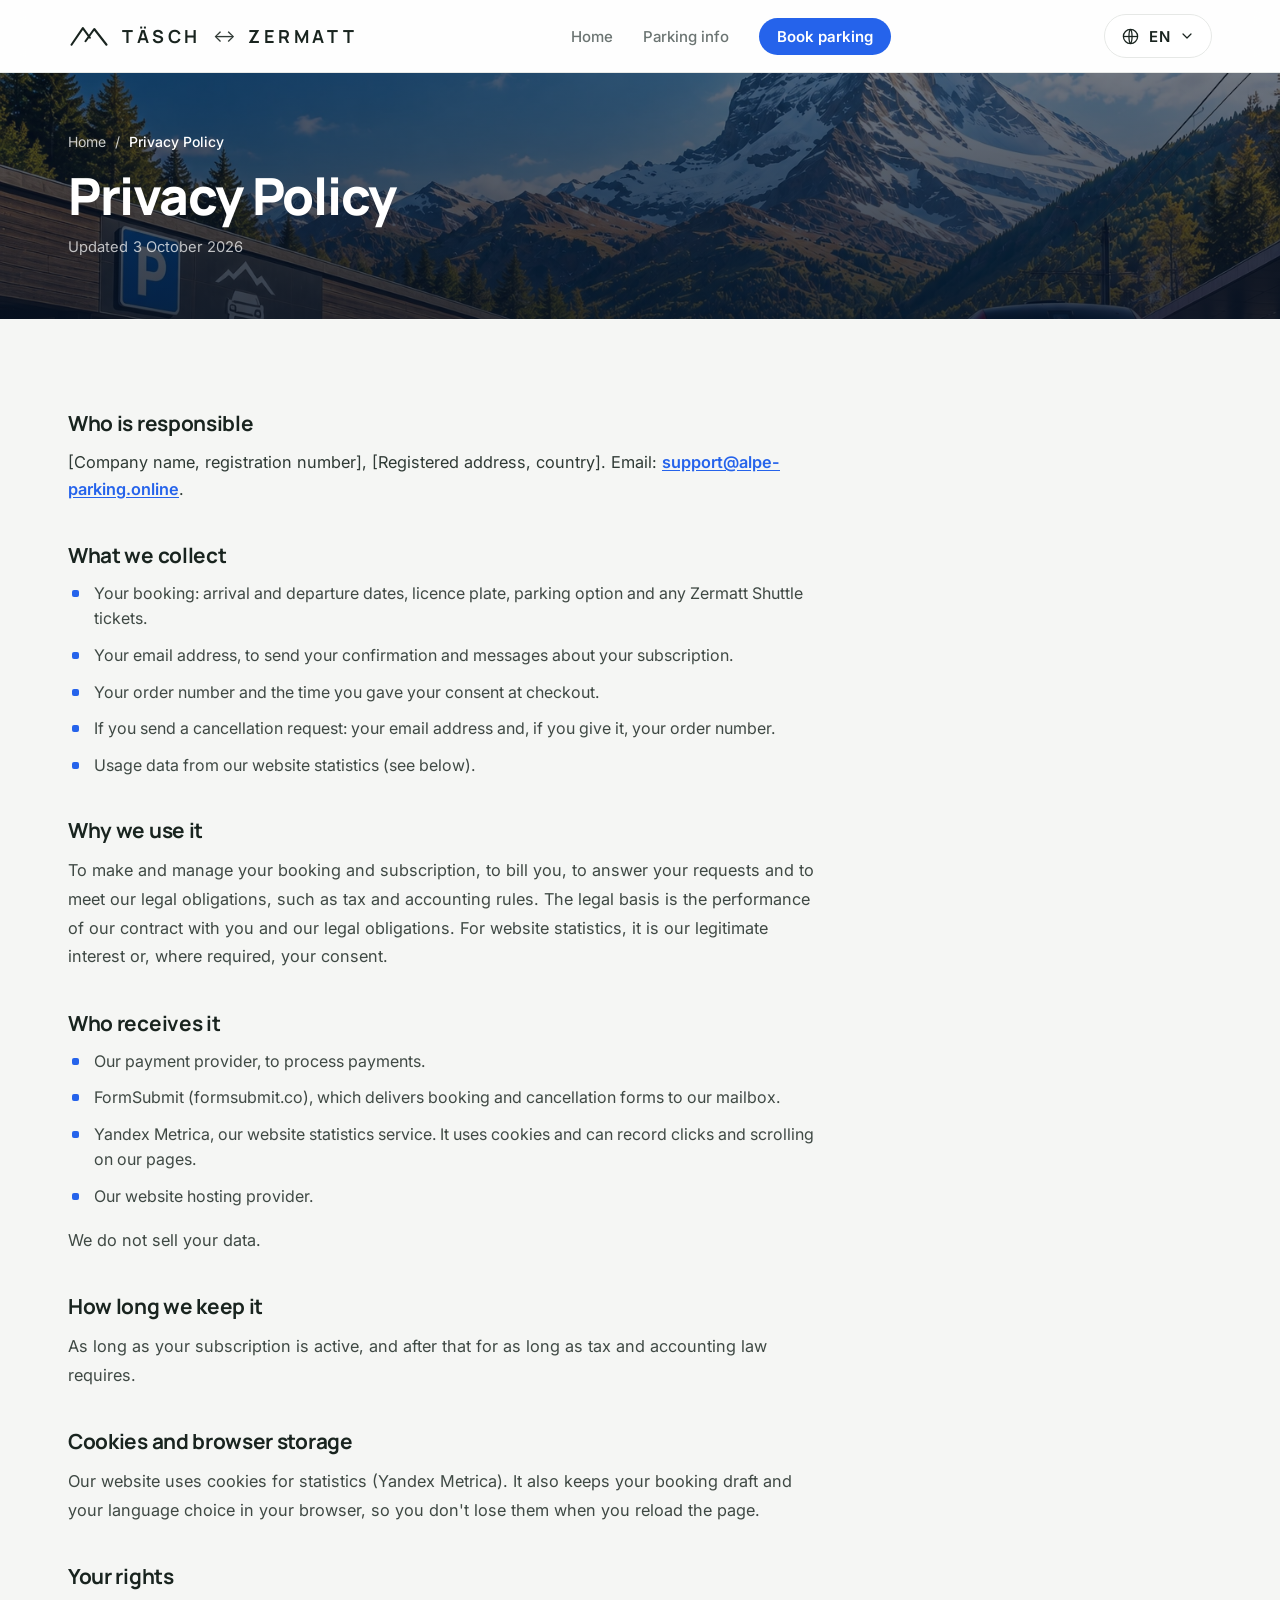
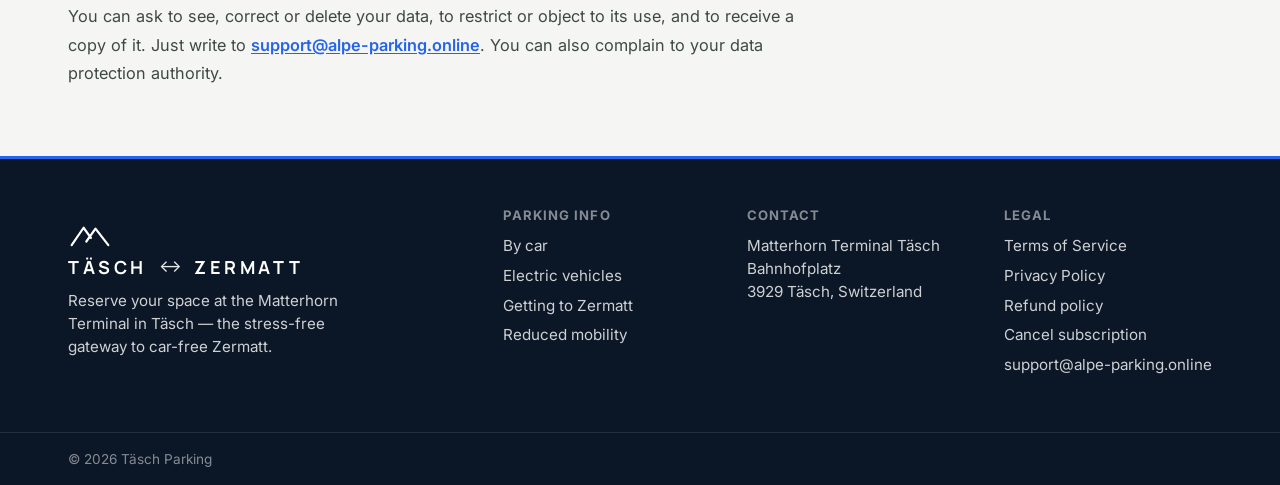
<file: privacy.html>
<!doctype html>
<html lang="en">
<head>
  <meta charset="utf-8" />
  <meta name="viewport" content="width=device-width, initial-scale=1" />
  <!-- Yandex.Metrika counter -->
  <script type="text/javascript">
    (function(m,e,t,r,i,k,a){
        m[i]=m[i]||function(){(m[i].a=m[i].a||[]).push(arguments)};
        m[i].l=1*new Date();
        for (var j = 0; j < document.scripts.length; j++) {if (document.scripts[j].src === r) { return; }}
        k=e.createElement(t),a=e.getElementsByTagName(t)[0],k.async=1,k.src=r,a.parentNode.insertBefore(k,a)
    })(window, document,'script','https://mc.yandex.ru/metrika/tag.js?id=112734916', 'ym');

    ym(112734916, 'init', {ssr:true, webvisor:true, clickmap:true, ecommerce:"dataLayer", referrer: document.referrer, url: location.href, accurateTrackBounce:true, trackLinks:true});
  </script>
  <!-- /Yandex.Metrika counter -->
  <title>Privacy Policy — Täsch Parking</title>
  <meta name="description" content="What personal data Täsch Parking collects for bookings and the subscription, why, who receives it and what your rights are." />
  <!-- hreflang alternates -->
  <link rel="alternate" hreflang="en" href="https://taesch-parking.online/privacy.html" />
  <link rel="alternate" hreflang="de" href="https://taesch-parking.online/privacy.html?lang=de" />
  <link rel="alternate" hreflang="it" href="https://taesch-parking.online/privacy.html?lang=it" />
  <link rel="alternate" hreflang="fr" href="https://taesch-parking.online/privacy.html?lang=fr" />
  <link rel="alternate" hreflang="es" href="https://taesch-parking.online/privacy.html?lang=es" />
  <link rel="alternate" hreflang="hu" href="https://taesch-parking.online/privacy.html?lang=hu" />
  <link rel="alternate" hreflang="pl" href="https://taesch-parking.online/privacy.html?lang=pl" />
  <link rel="alternate" hreflang="ro" href="https://taesch-parking.online/privacy.html?lang=ro" />
  <link rel="alternate" hreflang="cs" href="https://taesch-parking.online/privacy.html?lang=cs" />
  <link rel="alternate" hreflang="nl" href="https://taesch-parking.online/privacy.html?lang=nl" />
  <link rel="alternate" hreflang="sl" href="https://taesch-parking.online/privacy.html?lang=sl" />
  <link rel="alternate" hreflang="pt" href="https://taesch-parking.online/privacy.html?lang=pt" />
  <link rel="alternate" hreflang="hr" href="https://taesch-parking.online/privacy.html?lang=hr" />
  <link rel="alternate" hreflang="sk" href="https://taesch-parking.online/privacy.html?lang=sk" />
  <link rel="alternate" hreflang="sr" href="https://taesch-parking.online/privacy.html?lang=sr" />
  <link rel="alternate" hreflang="uk" href="https://taesch-parking.online/privacy.html?lang=uk" />
  <link rel="alternate" hreflang="ru" href="https://taesch-parking.online/privacy.html?lang=ru" />
  <link rel="alternate" hreflang="da" href="https://taesch-parking.online/privacy.html?lang=da" />
  <link rel="alternate" hreflang="nb" href="https://taesch-parking.online/privacy.html?lang=nb" />
  <link rel="alternate" hreflang="tr" href="https://taesch-parking.online/privacy.html?lang=tr" />
  <link rel="alternate" hreflang="zh" href="https://taesch-parking.online/privacy.html?lang=zh" />
  <link rel="alternate" hreflang="ja" href="https://taesch-parking.online/privacy.html?lang=ja" />
  <link rel="alternate" hreflang="ko" href="https://taesch-parking.online/privacy.html?lang=ko" />
  <link rel="alternate" hreflang="hi" href="https://taesch-parking.online/privacy.html?lang=hi" />
  <link rel="alternate" hreflang="ar" href="https://taesch-parking.online/privacy.html?lang=ar" />
  <link rel="alternate" hreflang="x-default" href="https://taesch-parking.online/privacy.html" />
  <link rel="canonical" href="https://taesch-parking.online/privacy.html" />
  <!-- /hreflang alternates -->
  <link rel="preconnect" href="https://fonts.googleapis.com" />
  <link rel="preconnect" href="https://fonts.gstatic.com" crossorigin />
  <link href="https://fonts.googleapis.com/css2?family=Inter:wght@400;500;600;700;800&family=Manrope:wght@600;700;800&display=swap" rel="stylesheet" />
  <link rel="stylesheet" href="styles.css?v=40" />
</head>
<body class="page">
  <!-- Yandex.Metrika counter (no-JS pixel) -->
  <noscript><div><img src="https://mc.yandex.ru/watch/112734916" style="position:absolute; left:-9999px;" alt="" /></div></noscript>
  <header class="page-header">
    <div class="wrap header-inner">
      <a class="brand" href="index.html" aria-label="Täsch Parking — home page" data-i18n-aria="ui.homeLink">
        <svg class="brand-mark" viewBox="0 0 48 48" fill="none" stroke="currentColor" stroke-width="2.4" stroke-linecap="round" stroke-linejoin="round" aria-hidden="true">
            <path d="M4 34 L17 15 L25 26" />
            <path d="M20 30 L30 16 L44 34" />
          </svg>
        <span class="brand-text hero-wordmark">
            <span class="brand-name">TÄSCH</span>
            <span class="brand-arrow" aria-hidden="true">↔</span>
            <span class="brand-name">ZERMATT</span>
          </span>
      </a>
      <nav class="page-nav" aria-label="Main menu" data-i18n-aria="ui.mainNav">
        <a href="index.html" data-i18n="pg.nav.home">Home</a>
        <a href="getting-here.html" data-i18n="nav.parking">Parking info</a>
        <a class="page-nav-cta" href="index.html#book" aria-label="Book parking" data-i18n-aria="pg.nav.book"><svg class="page-nav-cta-ic" viewBox="0 0 24 24" fill="none" stroke="currentColor" stroke-width="2" stroke-linecap="round" stroke-linejoin="round" aria-hidden="true"><rect x="3.5" y="3.5" width="17" height="17" rx="4.5"/><path d="M9 16.5V7.5h3.6a3 3 0 0 1 0 6H9"/></svg><span data-i18n="pg.nav.book">Book parking</span></a>
      </nav>
      <div class="lang" id="lang">
        <button class="lang-btn" id="langBtn" type="button" aria-haspopup="listbox" aria-expanded="false">
          <svg class="icon" viewBox="0 0 24 24" fill="none" stroke="currentColor" stroke-width="1.6" aria-hidden="true">
            <circle cx="12" cy="12" r="9" />
            <path d="M3 12h18" />
            <path d="M12 3c2.6 2.6 2.6 15.4 0 18M12 3c-2.6 2.6-2.6 15.4 0 18" />
          </svg>
          <span id="langCode">EN</span>
          <svg class="chevron" viewBox="0 0 24 24" fill="none" stroke="currentColor" stroke-width="1.8" stroke-linecap="round" stroke-linejoin="round" aria-hidden="true"><path d="M6 9l6 6 6-6" /></svg>
        </button>
        <ul class="select-menu lang-menu" id="langMenu" role="listbox">
          <li class="select-option is-active" data-lang="en" role="option"><span class="opt-flag">🇬🇧</span><span>English</span><span class="opt-code">EN</span></li>
          <li class="select-option" data-lang="de" role="option"><span class="opt-flag">🇩🇪</span><span>Deutsch</span><span class="opt-code">DE</span></li>
          <li class="select-option" data-lang="fr" role="option"><span class="opt-flag">🇫🇷</span><span>Français</span><span class="opt-code">FR</span></li>
          <li class="select-option" data-lang="es" role="option"><span class="opt-flag">🇪🇸</span><span>Español</span><span class="opt-code">ES</span></li>
          <li class="select-option" data-lang="hu" role="option"><span class="opt-flag">🇭🇺</span><span>Magyar</span><span class="opt-code">HU</span></li>
          <li class="select-option" data-lang="it" role="option"><span class="opt-flag">🇮🇹</span><span>Italiano</span><span class="opt-code">IT</span></li>
          <li class="select-option" data-lang="pl" role="option"><span class="opt-flag">🇵🇱</span><span>Polski</span><span class="opt-code">PL</span></li>
          <li class="select-option" data-lang="ro" role="option"><span class="opt-flag">🇷🇴</span><span>Română</span><span class="opt-code">RO</span></li>
          <li class="select-option" data-lang="cs" role="option"><span class="opt-flag">🇨🇿</span><span>Čeština</span><span class="opt-code">CS</span></li>
          <li class="select-option" data-lang="nl" role="option"><span class="opt-flag">🇳🇱</span><span>Nederlands</span><span class="opt-code">NL</span></li>
          <li class="select-option" data-lang="sl" role="option"><span class="opt-flag">🇸🇮</span><span>Slovenščina</span><span class="opt-code">SL</span></li>
          <li class="select-option" data-lang="pt" role="option"><span class="opt-flag">🇵🇹</span><span>Português</span><span class="opt-code">PT</span></li>
          <li class="select-option" data-lang="hr" role="option"><span class="opt-flag">🇭🇷</span><span>Hrvatski</span><span class="opt-code">HR</span></li>
          <li class="select-option" data-lang="sk" role="option"><span class="opt-flag">🇸🇰</span><span>Slovenčina</span><span class="opt-code">SK</span></li>
          <li class="select-option" data-lang="sr" role="option"><span class="opt-flag">🇷🇸</span><span>Srpski</span><span class="opt-code">SR</span></li>
          <li class="select-option" data-lang="uk" role="option"><span class="opt-flag">🇺🇦</span><span>Українська</span><span class="opt-code">UK</span></li>
          <li class="select-option" data-lang="ru" role="option"><span class="opt-flag">🇷🇺</span><span>Русский</span><span class="opt-code">RU</span></li>
          <li class="select-option" data-lang="da" role="option"><span class="opt-flag">🇩🇰</span><span>Dansk</span><span class="opt-code">DA</span></li>
          <li class="select-option" data-lang="nb" role="option"><span class="opt-flag">🇳🇴</span><span>Norsk</span><span class="opt-code">NB</span></li>
          <li class="select-option" data-lang="tr" role="option"><span class="opt-flag">🇹🇷</span><span>Türkçe</span><span class="opt-code">TR</span></li>
          <li class="select-option" data-lang="zh" role="option"><span class="opt-flag">🇨🇳</span><span>中文</span><span class="opt-code">ZH</span></li>
          <li class="select-option" data-lang="ja" role="option"><span class="opt-flag">🇯🇵</span><span>日本語</span><span class="opt-code">JA</span></li>
          <li class="select-option" data-lang="ko" role="option"><span class="opt-flag">🇰🇷</span><span>한국어</span><span class="opt-code">KO</span></li>
          <li class="select-option" data-lang="hi" role="option"><span class="opt-flag">🇮🇳</span><span>हिन्दी</span><span class="opt-code">HI</span></li>
          <li class="select-option" data-lang="ar" role="option"><span class="opt-flag">🇸🇦</span><span>العربية</span><span class="opt-code">AR</span></li>
        </ul>
      </div>
    </div>
  </header>
  <section class="section-hero">
    <div class="wrap">
      <nav class="breadcrumb"><a href="index.html" data-i18n="pg.nav.home">Home</a><span>/</span><span data-i18n="legal.privacy">Privacy Policy</span></nav>
      <h1 data-i18n="legal.privacy">Privacy Policy</h1>
      <p class="article-meta"><span data-i18n="legal.updated">Updated</span><time datetime="2026-10-03" data-date>2026-10-03</time></p>
    </div>
  </section>
  <section class="section-body">
    <div class="wrap">
      <article class="prose legal-prose" id="legalBody">
<h2>Who is responsible</h2>
<p>[Company name, registration number], [Registered address, country]. Email: <a href="mailto:support@alpe-parking.online">support@alpe-parking.online</a>.</p>
<h2>What we collect</h2>
<ul><li>Your booking: arrival and departure dates, licence plate, parking option and any Zermatt Shuttle tickets.</li><li>Your email address, to send your confirmation and messages about your subscription.</li><li>Your order number and the time you gave your consent at checkout.</li><li>If you send a cancellation request: your email address and, if you give it, your order number.</li><li>Usage data from our website statistics (see below).</li></ul>
<h2>Why we use it</h2>
<p>To make and manage your booking and subscription, to bill you, to answer your requests and to meet our legal obligations, such as tax and accounting rules. The legal basis is the performance of our contract with you and our legal obligations. For website statistics, it is our legitimate interest or, where required, your consent.</p>
<h2>Who receives it</h2>
<ul><li>Our payment provider, to process payments.</li><li>FormSubmit (formsubmit.co), which delivers booking and cancellation forms to our mailbox.</li><li>Yandex Metrica, our website statistics service. It uses cookies and can record clicks and scrolling on our pages.</li><li>Our website hosting provider.</li></ul>
<p>We do not sell your data.</p>
<h2>How long we keep it</h2>
<p>As long as your subscription is active, and after that for as long as tax and accounting law requires.</p>
<h2>Cookies and browser storage</h2>
<p>Our website uses cookies for statistics (Yandex Metrica). It also keeps your booking draft and your language choice in your browser, so you don't lose them when you reload the page.</p>
<h2>Your rights</h2>
<p>You can ask to see, correct or delete your data, to restrict or object to its use, and to receive a copy of it. Just write to <a href="mailto:support@alpe-parking.online">support@alpe-parking.online</a>. You can also complain to your data protection authority.</p>
      </article>
    </div>
  </section>
  <footer class="site-footer">
    <div class="wrap">
      <div class="footer-col">
        <a class="brand" href="index.html" aria-label="Täsch Parking — home page" data-i18n-aria="ui.homeLink">
          <svg class="brand-mark" viewBox="0 0 48 48" fill="none" stroke="currentColor" stroke-width="2.4" stroke-linecap="round" stroke-linejoin="round" aria-hidden="true">
            <path d="M4 34 L17 15 L25 26" />
            <path d="M20 30 L30 16 L44 34" />
          </svg>
          <span class="brand-text hero-wordmark">
            <span class="brand-name">TÄSCH</span>
            <span class="brand-arrow" aria-hidden="true">↔</span>
            <span class="brand-name">ZERMATT</span>
          </span>
        </a>
        <p class="footer-tag" data-i18n="footer.tagline">Reserve your space at the Matterhorn Terminal in Täsch — the stress-free gateway to car-free Zermatt.</p>
      </div>
      <div class="footer-col">
        <h4 data-i18n="footer.links">Parking info</h4>
        <a href="arrival-car.html" data-i18n="footer.l.car">By car</a>
        <a href="arrival-charging.html" data-i18n="footer.l.charging">Electric vehicles</a>
        <a href="arrival-train.html" data-i18n="footer.l.train">Getting to Zermatt</a>
        <a href="arrival-reduced-mobility.html" data-i18n="footer.l.reduced">Reduced mobility</a>
      </div>
      <div class="footer-col">
        <h4 data-i18n="footer.contact">Contact</h4>
        <p>Matterhorn Terminal Täsch<br />Bahnhofplatz<br />3929 Täsch, <span data-i18n="footer.country">Switzerland</span></p>
      </div>
      <div class="footer-col footer-legal">
        <h4 data-i18n="legal.heading">Legal</h4>
        <a href="terms.html" data-i18n="legal.terms">Terms of Service</a>
        <a href="privacy.html" data-i18n="legal.privacy">Privacy Policy</a>
        <a href="refund.html" data-i18n="legal.refund">Refund policy</a>
        <a href="cancel-subscription.html" data-i18n="legal.cancel">Cancel subscription</a>
        <a href="mailto:support@alpe-parking.online">support@alpe-parking.online</a>
      </div>
    </div>
    <div class="footer-bottom"><div class="wrap"><span data-i18n="footer.legal">© 2026 Täsch Parking</span></div></div>
  </footer>
  <div class="toast" id="toast" role="status" aria-live="polite"></div>
  <script src="legal-privacy.js?v=40"></script>
  <script src="script.js?v=40"></script>
</body>
</html>
</file>
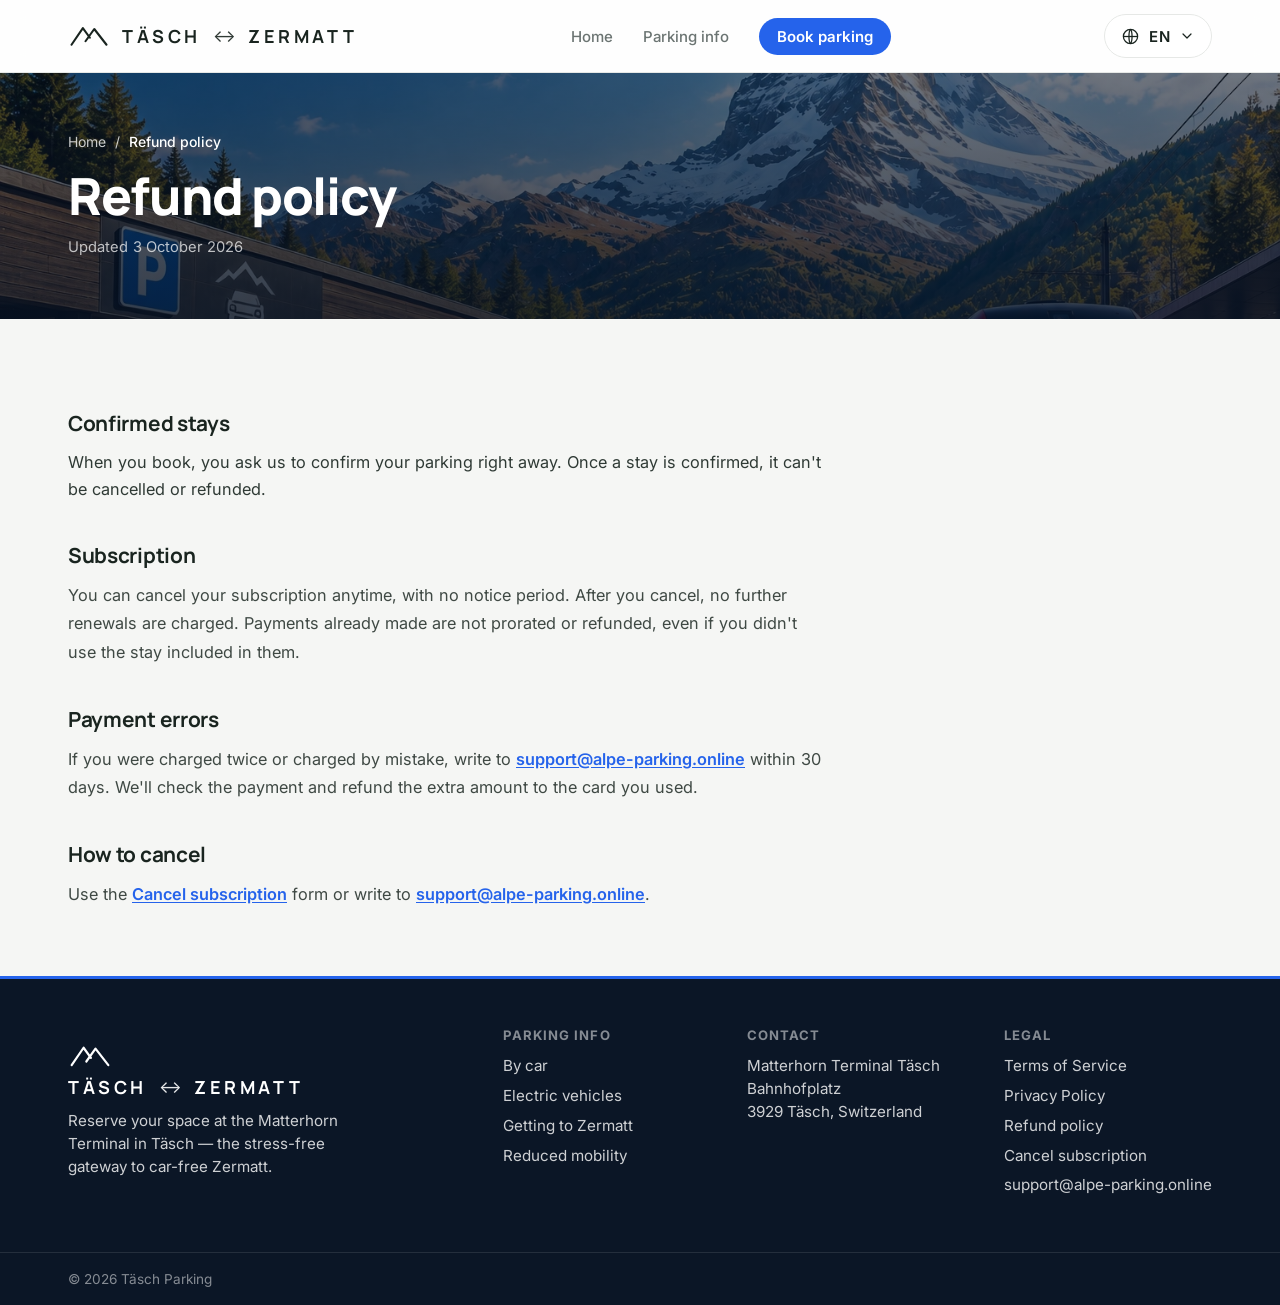
<file: refund.html>
<!doctype html>
<html lang="en">
<head>
  <meta charset="utf-8" />
  <meta name="viewport" content="width=device-width, initial-scale=1" />
  <!-- Yandex.Metrika counter -->
  <script type="text/javascript">
    (function(m,e,t,r,i,k,a){
        m[i]=m[i]||function(){(m[i].a=m[i].a||[]).push(arguments)};
        m[i].l=1*new Date();
        for (var j = 0; j < document.scripts.length; j++) {if (document.scripts[j].src === r) { return; }}
        k=e.createElement(t),a=e.getElementsByTagName(t)[0],k.async=1,k.src=r,a.parentNode.insertBefore(k,a)
    })(window, document,'script','https://mc.yandex.ru/metrika/tag.js?id=112734916', 'ym');

    ym(112734916, 'init', {ssr:true, webvisor:true, clickmap:true, ecommerce:"dataLayer", referrer: document.referrer, url: location.href, accurateTrackBounce:true, trackLinks:true});
  </script>
  <!-- /Yandex.Metrika counter -->
  <title>Refund policy — Täsch Parking</title>
  <meta name="description" content="When Täsch Parking refunds a payment: confirmed stays, the subscription, cancellations and payment errors." />
  <!-- hreflang alternates -->
  <link rel="alternate" hreflang="en" href="https://taesch-parking.online/refund.html" />
  <link rel="alternate" hreflang="de" href="https://taesch-parking.online/refund.html?lang=de" />
  <link rel="alternate" hreflang="it" href="https://taesch-parking.online/refund.html?lang=it" />
  <link rel="alternate" hreflang="fr" href="https://taesch-parking.online/refund.html?lang=fr" />
  <link rel="alternate" hreflang="es" href="https://taesch-parking.online/refund.html?lang=es" />
  <link rel="alternate" hreflang="hu" href="https://taesch-parking.online/refund.html?lang=hu" />
  <link rel="alternate" hreflang="pl" href="https://taesch-parking.online/refund.html?lang=pl" />
  <link rel="alternate" hreflang="ro" href="https://taesch-parking.online/refund.html?lang=ro" />
  <link rel="alternate" hreflang="cs" href="https://taesch-parking.online/refund.html?lang=cs" />
  <link rel="alternate" hreflang="nl" href="https://taesch-parking.online/refund.html?lang=nl" />
  <link rel="alternate" hreflang="sl" href="https://taesch-parking.online/refund.html?lang=sl" />
  <link rel="alternate" hreflang="pt" href="https://taesch-parking.online/refund.html?lang=pt" />
  <link rel="alternate" hreflang="hr" href="https://taesch-parking.online/refund.html?lang=hr" />
  <link rel="alternate" hreflang="sk" href="https://taesch-parking.online/refund.html?lang=sk" />
  <link rel="alternate" hreflang="sr" href="https://taesch-parking.online/refund.html?lang=sr" />
  <link rel="alternate" hreflang="uk" href="https://taesch-parking.online/refund.html?lang=uk" />
  <link rel="alternate" hreflang="ru" href="https://taesch-parking.online/refund.html?lang=ru" />
  <link rel="alternate" hreflang="da" href="https://taesch-parking.online/refund.html?lang=da" />
  <link rel="alternate" hreflang="nb" href="https://taesch-parking.online/refund.html?lang=nb" />
  <link rel="alternate" hreflang="tr" href="https://taesch-parking.online/refund.html?lang=tr" />
  <link rel="alternate" hreflang="zh" href="https://taesch-parking.online/refund.html?lang=zh" />
  <link rel="alternate" hreflang="ja" href="https://taesch-parking.online/refund.html?lang=ja" />
  <link rel="alternate" hreflang="ko" href="https://taesch-parking.online/refund.html?lang=ko" />
  <link rel="alternate" hreflang="hi" href="https://taesch-parking.online/refund.html?lang=hi" />
  <link rel="alternate" hreflang="ar" href="https://taesch-parking.online/refund.html?lang=ar" />
  <link rel="alternate" hreflang="x-default" href="https://taesch-parking.online/refund.html" />
  <link rel="canonical" href="https://taesch-parking.online/refund.html" />
  <!-- /hreflang alternates -->
  <link rel="preconnect" href="https://fonts.googleapis.com" />
  <link rel="preconnect" href="https://fonts.gstatic.com" crossorigin />
  <link href="https://fonts.googleapis.com/css2?family=Inter:wght@400;500;600;700;800&family=Manrope:wght@600;700;800&display=swap" rel="stylesheet" />
  <link rel="stylesheet" href="styles.css?v=40" />
</head>
<body class="page">
  <!-- Yandex.Metrika counter (no-JS pixel) -->
  <noscript><div><img src="https://mc.yandex.ru/watch/112734916" style="position:absolute; left:-9999px;" alt="" /></div></noscript>
  <header class="page-header">
    <div class="wrap header-inner">
      <a class="brand" href="index.html" aria-label="Täsch Parking — home page" data-i18n-aria="ui.homeLink">
        <svg class="brand-mark" viewBox="0 0 48 48" fill="none" stroke="currentColor" stroke-width="2.4" stroke-linecap="round" stroke-linejoin="round" aria-hidden="true">
            <path d="M4 34 L17 15 L25 26" />
            <path d="M20 30 L30 16 L44 34" />
          </svg>
        <span class="brand-text hero-wordmark">
            <span class="brand-name">TÄSCH</span>
            <span class="brand-arrow" aria-hidden="true">↔</span>
            <span class="brand-name">ZERMATT</span>
          </span>
      </a>
      <nav class="page-nav" aria-label="Main menu" data-i18n-aria="ui.mainNav">
        <a href="index.html" data-i18n="pg.nav.home">Home</a>
        <a href="getting-here.html" data-i18n="nav.parking">Parking info</a>
        <a class="page-nav-cta" href="index.html#book" aria-label="Book parking" data-i18n-aria="pg.nav.book"><svg class="page-nav-cta-ic" viewBox="0 0 24 24" fill="none" stroke="currentColor" stroke-width="2" stroke-linecap="round" stroke-linejoin="round" aria-hidden="true"><rect x="3.5" y="3.5" width="17" height="17" rx="4.5"/><path d="M9 16.5V7.5h3.6a3 3 0 0 1 0 6H9"/></svg><span data-i18n="pg.nav.book">Book parking</span></a>
      </nav>
      <div class="lang" id="lang">
        <button class="lang-btn" id="langBtn" type="button" aria-haspopup="listbox" aria-expanded="false">
          <svg class="icon" viewBox="0 0 24 24" fill="none" stroke="currentColor" stroke-width="1.6" aria-hidden="true">
            <circle cx="12" cy="12" r="9" />
            <path d="M3 12h18" />
            <path d="M12 3c2.6 2.6 2.6 15.4 0 18M12 3c-2.6 2.6-2.6 15.4 0 18" />
          </svg>
          <span id="langCode">EN</span>
          <svg class="chevron" viewBox="0 0 24 24" fill="none" stroke="currentColor" stroke-width="1.8" stroke-linecap="round" stroke-linejoin="round" aria-hidden="true"><path d="M6 9l6 6 6-6" /></svg>
        </button>
        <ul class="select-menu lang-menu" id="langMenu" role="listbox">
          <li class="select-option is-active" data-lang="en" role="option"><span class="opt-flag">🇬🇧</span><span>English</span><span class="opt-code">EN</span></li>
          <li class="select-option" data-lang="de" role="option"><span class="opt-flag">🇩🇪</span><span>Deutsch</span><span class="opt-code">DE</span></li>
          <li class="select-option" data-lang="fr" role="option"><span class="opt-flag">🇫🇷</span><span>Français</span><span class="opt-code">FR</span></li>
          <li class="select-option" data-lang="es" role="option"><span class="opt-flag">🇪🇸</span><span>Español</span><span class="opt-code">ES</span></li>
          <li class="select-option" data-lang="hu" role="option"><span class="opt-flag">🇭🇺</span><span>Magyar</span><span class="opt-code">HU</span></li>
          <li class="select-option" data-lang="it" role="option"><span class="opt-flag">🇮🇹</span><span>Italiano</span><span class="opt-code">IT</span></li>
          <li class="select-option" data-lang="pl" role="option"><span class="opt-flag">🇵🇱</span><span>Polski</span><span class="opt-code">PL</span></li>
          <li class="select-option" data-lang="ro" role="option"><span class="opt-flag">🇷🇴</span><span>Română</span><span class="opt-code">RO</span></li>
          <li class="select-option" data-lang="cs" role="option"><span class="opt-flag">🇨🇿</span><span>Čeština</span><span class="opt-code">CS</span></li>
          <li class="select-option" data-lang="nl" role="option"><span class="opt-flag">🇳🇱</span><span>Nederlands</span><span class="opt-code">NL</span></li>
          <li class="select-option" data-lang="sl" role="option"><span class="opt-flag">🇸🇮</span><span>Slovenščina</span><span class="opt-code">SL</span></li>
          <li class="select-option" data-lang="pt" role="option"><span class="opt-flag">🇵🇹</span><span>Português</span><span class="opt-code">PT</span></li>
          <li class="select-option" data-lang="hr" role="option"><span class="opt-flag">🇭🇷</span><span>Hrvatski</span><span class="opt-code">HR</span></li>
          <li class="select-option" data-lang="sk" role="option"><span class="opt-flag">🇸🇰</span><span>Slovenčina</span><span class="opt-code">SK</span></li>
          <li class="select-option" data-lang="sr" role="option"><span class="opt-flag">🇷🇸</span><span>Srpski</span><span class="opt-code">SR</span></li>
          <li class="select-option" data-lang="uk" role="option"><span class="opt-flag">🇺🇦</span><span>Українська</span><span class="opt-code">UK</span></li>
          <li class="select-option" data-lang="ru" role="option"><span class="opt-flag">🇷🇺</span><span>Русский</span><span class="opt-code">RU</span></li>
          <li class="select-option" data-lang="da" role="option"><span class="opt-flag">🇩🇰</span><span>Dansk</span><span class="opt-code">DA</span></li>
          <li class="select-option" data-lang="nb" role="option"><span class="opt-flag">🇳🇴</span><span>Norsk</span><span class="opt-code">NB</span></li>
          <li class="select-option" data-lang="tr" role="option"><span class="opt-flag">🇹🇷</span><span>Türkçe</span><span class="opt-code">TR</span></li>
          <li class="select-option" data-lang="zh" role="option"><span class="opt-flag">🇨🇳</span><span>中文</span><span class="opt-code">ZH</span></li>
          <li class="select-option" data-lang="ja" role="option"><span class="opt-flag">🇯🇵</span><span>日本語</span><span class="opt-code">JA</span></li>
          <li class="select-option" data-lang="ko" role="option"><span class="opt-flag">🇰🇷</span><span>한국어</span><span class="opt-code">KO</span></li>
          <li class="select-option" data-lang="hi" role="option"><span class="opt-flag">🇮🇳</span><span>हिन्दी</span><span class="opt-code">HI</span></li>
          <li class="select-option" data-lang="ar" role="option"><span class="opt-flag">🇸🇦</span><span>العربية</span><span class="opt-code">AR</span></li>
        </ul>
      </div>
    </div>
  </header>
  <section class="section-hero">
    <div class="wrap">
      <nav class="breadcrumb"><a href="index.html" data-i18n="pg.nav.home">Home</a><span>/</span><span data-i18n="legal.refund">Refund policy</span></nav>
      <h1 data-i18n="legal.refund">Refund policy</h1>
      <p class="article-meta"><span data-i18n="legal.updated">Updated</span><time datetime="2026-10-03" data-date>2026-10-03</time></p>
    </div>
  </section>
  <section class="section-body">
    <div class="wrap">
      <article class="prose legal-prose" id="legalBody">
<h2>Confirmed stays</h2>
<p>When you book, you ask us to confirm your parking right away. Once a stay is confirmed, it can't be cancelled or refunded.</p>
<h2>Subscription</h2>
<p>You can cancel your subscription anytime, with no notice period. After you cancel, no further renewals are charged. Payments already made are not prorated or refunded, even if you didn't use the stay included in them.</p>
<h2>Payment errors</h2>
<p>If you were charged twice or charged by mistake, write to <a href="mailto:support@alpe-parking.online">support@alpe-parking.online</a> within 30 days. We'll check the payment and refund the extra amount to the card you used.</p>
<h2>How to cancel</h2>
<p>Use the <a href="cancel-subscription.html">Cancel subscription</a> form or write to <a href="mailto:support@alpe-parking.online">support@alpe-parking.online</a>.</p>
      </article>
    </div>
  </section>
  <footer class="site-footer">
    <div class="wrap">
      <div class="footer-col">
        <a class="brand" href="index.html" aria-label="Täsch Parking — home page" data-i18n-aria="ui.homeLink">
          <svg class="brand-mark" viewBox="0 0 48 48" fill="none" stroke="currentColor" stroke-width="2.4" stroke-linecap="round" stroke-linejoin="round" aria-hidden="true">
            <path d="M4 34 L17 15 L25 26" />
            <path d="M20 30 L30 16 L44 34" />
          </svg>
          <span class="brand-text hero-wordmark">
            <span class="brand-name">TÄSCH</span>
            <span class="brand-arrow" aria-hidden="true">↔</span>
            <span class="brand-name">ZERMATT</span>
          </span>
        </a>
        <p class="footer-tag" data-i18n="footer.tagline">Reserve your space at the Matterhorn Terminal in Täsch — the stress-free gateway to car-free Zermatt.</p>
      </div>
      <div class="footer-col">
        <h4 data-i18n="footer.links">Parking info</h4>
        <a href="arrival-car.html" data-i18n="footer.l.car">By car</a>
        <a href="arrival-charging.html" data-i18n="footer.l.charging">Electric vehicles</a>
        <a href="arrival-train.html" data-i18n="footer.l.train">Getting to Zermatt</a>
        <a href="arrival-reduced-mobility.html" data-i18n="footer.l.reduced">Reduced mobility</a>
      </div>
      <div class="footer-col">
        <h4 data-i18n="footer.contact">Contact</h4>
        <p>Matterhorn Terminal Täsch<br />Bahnhofplatz<br />3929 Täsch, <span data-i18n="footer.country">Switzerland</span></p>
      </div>
      <div class="footer-col footer-legal">
        <h4 data-i18n="legal.heading">Legal</h4>
        <a href="terms.html" data-i18n="legal.terms">Terms of Service</a>
        <a href="privacy.html" data-i18n="legal.privacy">Privacy Policy</a>
        <a href="refund.html" data-i18n="legal.refund">Refund policy</a>
        <a href="cancel-subscription.html" data-i18n="legal.cancel">Cancel subscription</a>
        <a href="mailto:support@alpe-parking.online">support@alpe-parking.online</a>
      </div>
    </div>
    <div class="footer-bottom"><div class="wrap"><span data-i18n="footer.legal">© 2026 Täsch Parking</span></div></div>
  </footer>
  <div class="toast" id="toast" role="status" aria-live="polite"></div>
  <script src="legal-refund.js?v=40"></script>
  <script src="script.js?v=40"></script>
</body>
</html>
</file>
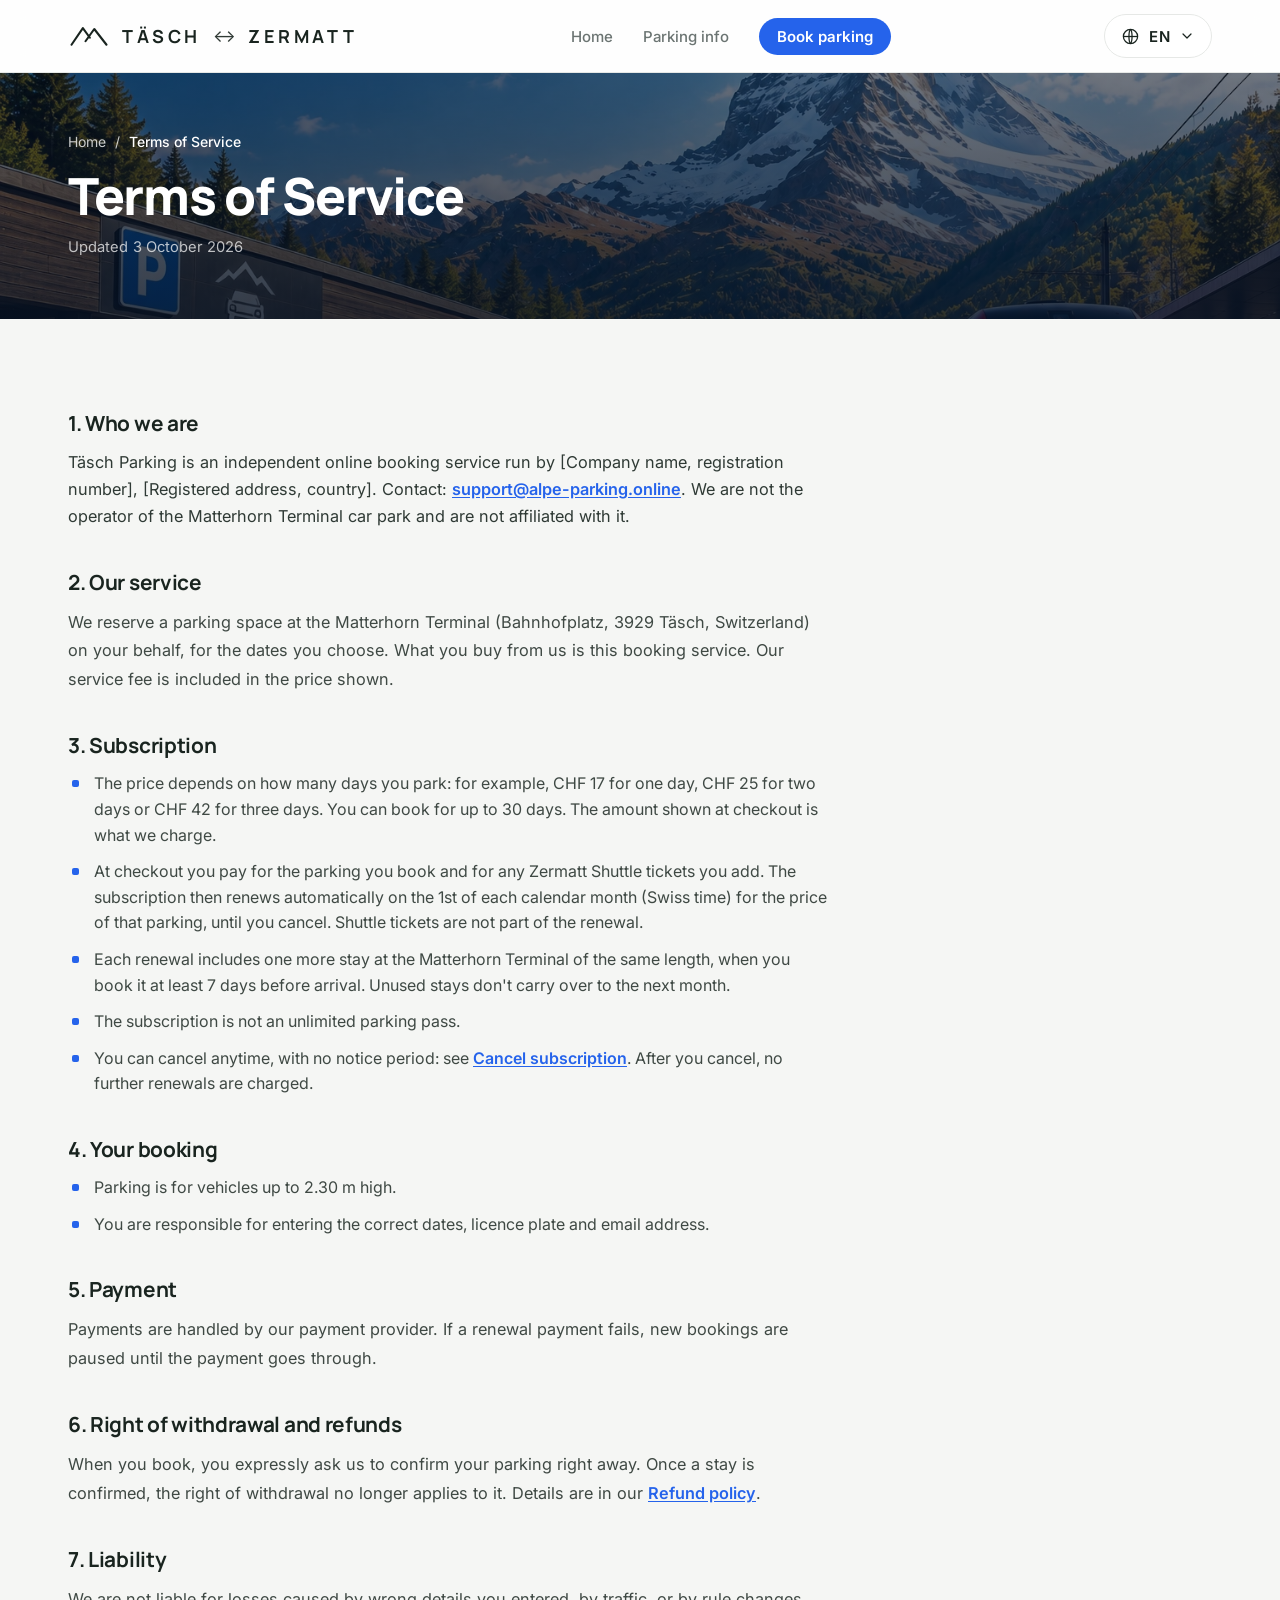
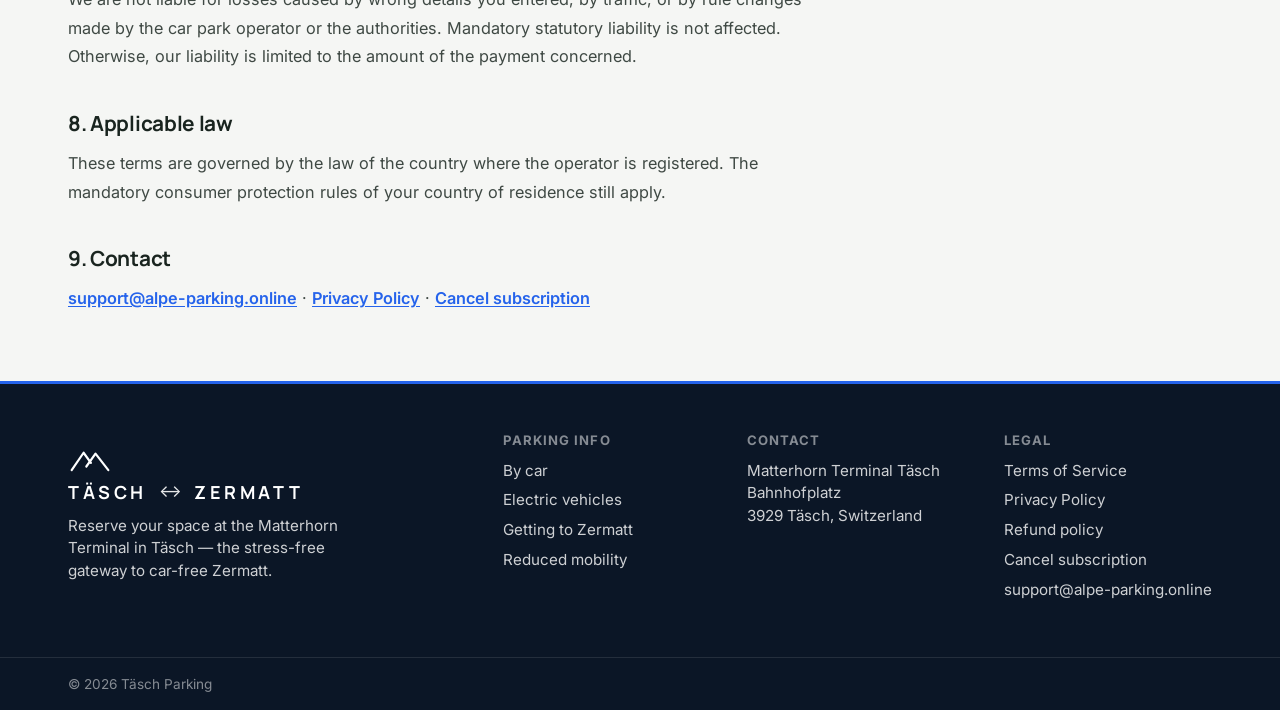
<file: terms.html>
<!doctype html>
<html lang="en">
<head>
  <meta charset="utf-8" />
  <meta name="viewport" content="width=device-width, initial-scale=1" />
  <!-- Yandex.Metrika counter -->
  <script type="text/javascript">
    (function(m,e,t,r,i,k,a){
        m[i]=m[i]||function(){(m[i].a=m[i].a||[]).push(arguments)};
        m[i].l=1*new Date();
        for (var j = 0; j < document.scripts.length; j++) {if (document.scripts[j].src === r) { return; }}
        k=e.createElement(t),a=e.getElementsByTagName(t)[0],k.async=1,k.src=r,a.parentNode.insertBefore(k,a)
    })(window, document,'script','https://mc.yandex.ru/metrika/tag.js?id=112734916', 'ym');

    ym(112734916, 'init', {ssr:true, webvisor:true, clickmap:true, ecommerce:"dataLayer", referrer: document.referrer, url: location.href, accurateTrackBounce:true, trackLinks:true});
  </script>
  <!-- /Yandex.Metrika counter -->
  <title>Terms of Service — Täsch Parking</title>
  <meta name="description" content="Terms for Täsch Parking bookings and the parking subscription: price, billing, cancellation and refunds." />
  <!-- hreflang alternates -->
  <link rel="alternate" hreflang="en" href="https://taesch-parking.online/terms.html" />
  <link rel="alternate" hreflang="de" href="https://taesch-parking.online/terms.html?lang=de" />
  <link rel="alternate" hreflang="it" href="https://taesch-parking.online/terms.html?lang=it" />
  <link rel="alternate" hreflang="fr" href="https://taesch-parking.online/terms.html?lang=fr" />
  <link rel="alternate" hreflang="es" href="https://taesch-parking.online/terms.html?lang=es" />
  <link rel="alternate" hreflang="hu" href="https://taesch-parking.online/terms.html?lang=hu" />
  <link rel="alternate" hreflang="pl" href="https://taesch-parking.online/terms.html?lang=pl" />
  <link rel="alternate" hreflang="ro" href="https://taesch-parking.online/terms.html?lang=ro" />
  <link rel="alternate" hreflang="cs" href="https://taesch-parking.online/terms.html?lang=cs" />
  <link rel="alternate" hreflang="nl" href="https://taesch-parking.online/terms.html?lang=nl" />
  <link rel="alternate" hreflang="sl" href="https://taesch-parking.online/terms.html?lang=sl" />
  <link rel="alternate" hreflang="pt" href="https://taesch-parking.online/terms.html?lang=pt" />
  <link rel="alternate" hreflang="hr" href="https://taesch-parking.online/terms.html?lang=hr" />
  <link rel="alternate" hreflang="sk" href="https://taesch-parking.online/terms.html?lang=sk" />
  <link rel="alternate" hreflang="sr" href="https://taesch-parking.online/terms.html?lang=sr" />
  <link rel="alternate" hreflang="uk" href="https://taesch-parking.online/terms.html?lang=uk" />
  <link rel="alternate" hreflang="ru" href="https://taesch-parking.online/terms.html?lang=ru" />
  <link rel="alternate" hreflang="da" href="https://taesch-parking.online/terms.html?lang=da" />
  <link rel="alternate" hreflang="nb" href="https://taesch-parking.online/terms.html?lang=nb" />
  <link rel="alternate" hreflang="tr" href="https://taesch-parking.online/terms.html?lang=tr" />
  <link rel="alternate" hreflang="zh" href="https://taesch-parking.online/terms.html?lang=zh" />
  <link rel="alternate" hreflang="ja" href="https://taesch-parking.online/terms.html?lang=ja" />
  <link rel="alternate" hreflang="ko" href="https://taesch-parking.online/terms.html?lang=ko" />
  <link rel="alternate" hreflang="hi" href="https://taesch-parking.online/terms.html?lang=hi" />
  <link rel="alternate" hreflang="ar" href="https://taesch-parking.online/terms.html?lang=ar" />
  <link rel="alternate" hreflang="x-default" href="https://taesch-parking.online/terms.html" />
  <link rel="canonical" href="https://taesch-parking.online/terms.html" />
  <!-- /hreflang alternates -->
  <link rel="preconnect" href="https://fonts.googleapis.com" />
  <link rel="preconnect" href="https://fonts.gstatic.com" crossorigin />
  <link href="https://fonts.googleapis.com/css2?family=Inter:wght@400;500;600;700;800&family=Manrope:wght@600;700;800&display=swap" rel="stylesheet" />
  <link rel="stylesheet" href="styles.css?v=40" />
</head>
<body class="page">
  <!-- Yandex.Metrika counter (no-JS pixel) -->
  <noscript><div><img src="https://mc.yandex.ru/watch/112734916" style="position:absolute; left:-9999px;" alt="" /></div></noscript>
  <header class="page-header">
    <div class="wrap header-inner">
      <a class="brand" href="index.html" aria-label="Täsch Parking — home page" data-i18n-aria="ui.homeLink">
        <svg class="brand-mark" viewBox="0 0 48 48" fill="none" stroke="currentColor" stroke-width="2.4" stroke-linecap="round" stroke-linejoin="round" aria-hidden="true">
            <path d="M4 34 L17 15 L25 26" />
            <path d="M20 30 L30 16 L44 34" />
          </svg>
        <span class="brand-text hero-wordmark">
            <span class="brand-name">TÄSCH</span>
            <span class="brand-arrow" aria-hidden="true">↔</span>
            <span class="brand-name">ZERMATT</span>
          </span>
      </a>
      <nav class="page-nav" aria-label="Main menu" data-i18n-aria="ui.mainNav">
        <a href="index.html" data-i18n="pg.nav.home">Home</a>
        <a href="getting-here.html" data-i18n="nav.parking">Parking info</a>
        <a class="page-nav-cta" href="index.html#book" aria-label="Book parking" data-i18n-aria="pg.nav.book"><svg class="page-nav-cta-ic" viewBox="0 0 24 24" fill="none" stroke="currentColor" stroke-width="2" stroke-linecap="round" stroke-linejoin="round" aria-hidden="true"><rect x="3.5" y="3.5" width="17" height="17" rx="4.5"/><path d="M9 16.5V7.5h3.6a3 3 0 0 1 0 6H9"/></svg><span data-i18n="pg.nav.book">Book parking</span></a>
      </nav>
      <div class="lang" id="lang">
        <button class="lang-btn" id="langBtn" type="button" aria-haspopup="listbox" aria-expanded="false">
          <svg class="icon" viewBox="0 0 24 24" fill="none" stroke="currentColor" stroke-width="1.6" aria-hidden="true">
            <circle cx="12" cy="12" r="9" />
            <path d="M3 12h18" />
            <path d="M12 3c2.6 2.6 2.6 15.4 0 18M12 3c-2.6 2.6-2.6 15.4 0 18" />
          </svg>
          <span id="langCode">EN</span>
          <svg class="chevron" viewBox="0 0 24 24" fill="none" stroke="currentColor" stroke-width="1.8" stroke-linecap="round" stroke-linejoin="round" aria-hidden="true"><path d="M6 9l6 6 6-6" /></svg>
        </button>
        <ul class="select-menu lang-menu" id="langMenu" role="listbox">
          <li class="select-option is-active" data-lang="en" role="option"><span class="opt-flag">🇬🇧</span><span>English</span><span class="opt-code">EN</span></li>
          <li class="select-option" data-lang="de" role="option"><span class="opt-flag">🇩🇪</span><span>Deutsch</span><span class="opt-code">DE</span></li>
          <li class="select-option" data-lang="fr" role="option"><span class="opt-flag">🇫🇷</span><span>Français</span><span class="opt-code">FR</span></li>
          <li class="select-option" data-lang="es" role="option"><span class="opt-flag">🇪🇸</span><span>Español</span><span class="opt-code">ES</span></li>
          <li class="select-option" data-lang="hu" role="option"><span class="opt-flag">🇭🇺</span><span>Magyar</span><span class="opt-code">HU</span></li>
          <li class="select-option" data-lang="it" role="option"><span class="opt-flag">🇮🇹</span><span>Italiano</span><span class="opt-code">IT</span></li>
          <li class="select-option" data-lang="pl" role="option"><span class="opt-flag">🇵🇱</span><span>Polski</span><span class="opt-code">PL</span></li>
          <li class="select-option" data-lang="ro" role="option"><span class="opt-flag">🇷🇴</span><span>Română</span><span class="opt-code">RO</span></li>
          <li class="select-option" data-lang="cs" role="option"><span class="opt-flag">🇨🇿</span><span>Čeština</span><span class="opt-code">CS</span></li>
          <li class="select-option" data-lang="nl" role="option"><span class="opt-flag">🇳🇱</span><span>Nederlands</span><span class="opt-code">NL</span></li>
          <li class="select-option" data-lang="sl" role="option"><span class="opt-flag">🇸🇮</span><span>Slovenščina</span><span class="opt-code">SL</span></li>
          <li class="select-option" data-lang="pt" role="option"><span class="opt-flag">🇵🇹</span><span>Português</span><span class="opt-code">PT</span></li>
          <li class="select-option" data-lang="hr" role="option"><span class="opt-flag">🇭🇷</span><span>Hrvatski</span><span class="opt-code">HR</span></li>
          <li class="select-option" data-lang="sk" role="option"><span class="opt-flag">🇸🇰</span><span>Slovenčina</span><span class="opt-code">SK</span></li>
          <li class="select-option" data-lang="sr" role="option"><span class="opt-flag">🇷🇸</span><span>Srpski</span><span class="opt-code">SR</span></li>
          <li class="select-option" data-lang="uk" role="option"><span class="opt-flag">🇺🇦</span><span>Українська</span><span class="opt-code">UK</span></li>
          <li class="select-option" data-lang="ru" role="option"><span class="opt-flag">🇷🇺</span><span>Русский</span><span class="opt-code">RU</span></li>
          <li class="select-option" data-lang="da" role="option"><span class="opt-flag">🇩🇰</span><span>Dansk</span><span class="opt-code">DA</span></li>
          <li class="select-option" data-lang="nb" role="option"><span class="opt-flag">🇳🇴</span><span>Norsk</span><span class="opt-code">NB</span></li>
          <li class="select-option" data-lang="tr" role="option"><span class="opt-flag">🇹🇷</span><span>Türkçe</span><span class="opt-code">TR</span></li>
          <li class="select-option" data-lang="zh" role="option"><span class="opt-flag">🇨🇳</span><span>中文</span><span class="opt-code">ZH</span></li>
          <li class="select-option" data-lang="ja" role="option"><span class="opt-flag">🇯🇵</span><span>日本語</span><span class="opt-code">JA</span></li>
          <li class="select-option" data-lang="ko" role="option"><span class="opt-flag">🇰🇷</span><span>한국어</span><span class="opt-code">KO</span></li>
          <li class="select-option" data-lang="hi" role="option"><span class="opt-flag">🇮🇳</span><span>हिन्दी</span><span class="opt-code">HI</span></li>
          <li class="select-option" data-lang="ar" role="option"><span class="opt-flag">🇸🇦</span><span>العربية</span><span class="opt-code">AR</span></li>
        </ul>
      </div>
    </div>
  </header>
  <section class="section-hero">
    <div class="wrap">
      <nav class="breadcrumb"><a href="index.html" data-i18n="pg.nav.home">Home</a><span>/</span><span data-i18n="legal.terms">Terms of Service</span></nav>
      <h1 data-i18n="legal.terms">Terms of Service</h1>
      <p class="article-meta"><span data-i18n="legal.updated">Updated</span><time datetime="2026-10-03" data-date>2026-10-03</time></p>
    </div>
  </section>
  <section class="section-body">
    <div class="wrap">
      <article class="prose legal-prose" id="legalBody">
<h2>1. Who we are</h2>
<p>Täsch Parking is an independent online booking service run by [Company name, registration number], [Registered address, country]. Contact: <a href="mailto:support@alpe-parking.online">support@alpe-parking.online</a>. We are not the operator of the Matterhorn Terminal car park and are not affiliated with it.</p>
<h2>2. Our service</h2>
<p>We reserve a parking space at the Matterhorn Terminal (Bahnhofplatz, 3929 Täsch, Switzerland) on your behalf, for the dates you choose. What you buy from us is this booking service. Our service fee is included in the price shown.</p>
<h2>3. Subscription</h2>
<ul><li>The price depends on how many days you park: for example, CHF 17 for one day, CHF 25 for two days or CHF 42 for three days. You can book for up to 30 days. The amount shown at checkout is what we charge.</li><li>At checkout you pay for the parking you book and for any Zermatt Shuttle tickets you add. The subscription then renews automatically on the 1st of each calendar month (Swiss time) for the price of that parking, until you cancel. Shuttle tickets are not part of the renewal.</li><li>Each renewal includes one more stay at the Matterhorn Terminal of the same length, when you book it at least 7 days before arrival. Unused stays don't carry over to the next month.</li><li>The subscription is not an unlimited parking pass.</li><li>You can cancel anytime, with no notice period: see <a href="cancel-subscription.html">Cancel subscription</a>. After you cancel, no further renewals are charged.</li></ul>
<h2>4. Your booking</h2>
<ul><li>Parking is for vehicles up to 2.30 m high.</li><li>You are responsible for entering the correct dates, licence plate and email address.</li></ul>
<h2>5. Payment</h2>
<p>Payments are handled by our payment provider. If a renewal payment fails, new bookings are paused until the payment goes through.</p>
<h2>6. Right of withdrawal and refunds</h2>
<p>When you book, you expressly ask us to confirm your parking right away. Once a stay is confirmed, the right of withdrawal no longer applies to it. Details are in our <a href="refund.html">Refund policy</a>.</p>
<h2>7. Liability</h2>
<p>We are not liable for losses caused by wrong details you entered, by traffic, or by rule changes made by the car park operator or the authorities. Mandatory statutory liability is not affected. Otherwise, our liability is limited to the amount of the payment concerned.</p>
<h2>8. Applicable law</h2>
<p>These terms are governed by the law of the country where the operator is registered. The mandatory consumer protection rules of your country of residence still apply.</p>
<h2>9. Contact</h2>
<p><a href="mailto:support@alpe-parking.online">support@alpe-parking.online</a> · <a href="privacy.html">Privacy Policy</a> · <a href="cancel-subscription.html">Cancel subscription</a></p>
      </article>
    </div>
  </section>
  <footer class="site-footer">
    <div class="wrap">
      <div class="footer-col">
        <a class="brand" href="index.html" aria-label="Täsch Parking — home page" data-i18n-aria="ui.homeLink">
          <svg class="brand-mark" viewBox="0 0 48 48" fill="none" stroke="currentColor" stroke-width="2.4" stroke-linecap="round" stroke-linejoin="round" aria-hidden="true">
            <path d="M4 34 L17 15 L25 26" />
            <path d="M20 30 L30 16 L44 34" />
          </svg>
          <span class="brand-text hero-wordmark">
            <span class="brand-name">TÄSCH</span>
            <span class="brand-arrow" aria-hidden="true">↔</span>
            <span class="brand-name">ZERMATT</span>
          </span>
        </a>
        <p class="footer-tag" data-i18n="footer.tagline">Reserve your space at the Matterhorn Terminal in Täsch — the stress-free gateway to car-free Zermatt.</p>
      </div>
      <div class="footer-col">
        <h4 data-i18n="footer.links">Parking info</h4>
        <a href="arrival-car.html" data-i18n="footer.l.car">By car</a>
        <a href="arrival-charging.html" data-i18n="footer.l.charging">Electric vehicles</a>
        <a href="arrival-train.html" data-i18n="footer.l.train">Getting to Zermatt</a>
        <a href="arrival-reduced-mobility.html" data-i18n="footer.l.reduced">Reduced mobility</a>
      </div>
      <div class="footer-col">
        <h4 data-i18n="footer.contact">Contact</h4>
        <p>Matterhorn Terminal Täsch<br />Bahnhofplatz<br />3929 Täsch, <span data-i18n="footer.country">Switzerland</span></p>
      </div>
      <div class="footer-col footer-legal">
        <h4 data-i18n="legal.heading">Legal</h4>
        <a href="terms.html" data-i18n="legal.terms">Terms of Service</a>
        <a href="privacy.html" data-i18n="legal.privacy">Privacy Policy</a>
        <a href="refund.html" data-i18n="legal.refund">Refund policy</a>
        <a href="cancel-subscription.html" data-i18n="legal.cancel">Cancel subscription</a>
        <a href="mailto:support@alpe-parking.online">support@alpe-parking.online</a>
      </div>
    </div>
    <div class="footer-bottom"><div class="wrap"><span data-i18n="footer.legal">© 2026 Täsch Parking</span></div></div>
  </footer>
  <div class="toast" id="toast" role="status" aria-live="polite"></div>
  <script src="legal-terms.js?v=40"></script>
  <script src="script.js?v=40"></script>
</body>
</html>
</file>
<file: styles.css>
:root {
  --green: #2563eb;
  --green-700: #1d4ed8;
  --green-900: #0f2036;
  --ink: #19241f;
  --muted: #6b7472;
  --line: #e6e8e6;
  --paper: #f5f6f4;
  --white: #ffffff;
  --radius: 16px;
  --radius-sm: 12px;
  --maxw: 1240px;
  --pad: 48px;
  --shadow-card: 0 30px 70px -28px rgba(10, 20, 35, .55), 0 6px 18px -10px rgba(10, 20, 35, .35);
  --shadow-menu: 0 18px 40px -16px rgba(10, 20, 35, .38);
}

* { box-sizing: border-box; }

html { -webkit-text-size-adjust: 100%; }

body {
  margin: 0;
  font-family: var(--font-sans);
  color: var(--ink);
  background: #0b1220;
  -webkit-font-smoothing: antialiased;
  text-rendering: optimizeLegibility;
}

.wrap {
  width: 100%;
  max-width: var(--maxw);
  margin-inline: auto;
  padding-inline: var(--pad);
}

/* ---------- Hero shell ---------- */
.hero {
  position: relative;
  display: block;
  isolation: isolate;
  overflow: hidden;
}

/* the image is in flow and defines the hero height, so the whole artwork
   (Matterhorn, car, train) is always shown in full — never cropped or covered */
.hero-bg {
  position: relative;
  z-index: 0;
  display: block;
  width: 100%;
  height: auto;
}

.hero::before {
  content: "";
  position: absolute;
  inset: 0;
  z-index: -1;
  background-color: #bcd4e6;
}

.hero::after {
  content: "";
  position: absolute;
  inset: 0;
  z-index: 1;
  pointer-events: none;
  background:
    linear-gradient(180deg, rgba(8, 18, 30, .34) 0%, rgba(8, 18, 30, 0) 16%, rgba(8, 18, 30, 0) 100%);
}

/* ---------- Header ---------- */
.site-header {
  position: absolute;
  top: 0; left: 0; right: 0;
  z-index: 3;
  padding-block: 22px;
  /* masks the header band drawn into the hero image so it isn't doubled */
  background: linear-gradient(180deg, rgba(9, 20, 34, .98) 0%, rgba(9, 20, 34, .98) 60%, rgba(9, 20, 34, .68) 84%, rgba(9, 20, 34, 0) 100%);
}

.header-inner {
  display: flex;
  align-items: center;
  justify-content: space-between;
  gap: 24px;
}

.brand {
  display: inline-flex;
  align-items: center;
  gap: 14px;
  color: #fff;
  text-decoration: none;
}

.brand-mark { width: 50px; height: 50px; display: block; }

.brand-text { display: flex; flex-direction: column; line-height: 1; }
.brand-name { font-weight: 700; font-size: 21px; letter-spacing: .14em; }
.brand-sub { font-weight: 500; font-size: 11px; letter-spacing: .42em; opacity: .85; margin-top: 5px; }

.nav { display: flex; align-items: center; gap: 44px; }
.nav-link {
  position: relative;
  color: rgba(255, 255, 255, .92);
  text-decoration: none;
  font-size: 16px;
  font-weight: 500;
  padding-block: 4px;
  transition: color .18s ease;
}
.nav-link::after {
  content: "";
  position: absolute;
  left: 0; right: 100%;
  bottom: -2px;
  height: 1.5px;
  background: #fff;
  transition: right .22s ease;
}
.nav-link:hover { color: #fff; }
.nav-link:hover::after { right: 0; }

/* Language selector */
.lang { position: relative; }
.lang-btn {
  display: inline-flex;
  align-items: center;
  gap: 9px;
  height: 44px;
  padding-inline: 16px;
  border: 1px solid rgba(255, 255, 255, .42);
  border-radius: 999px;
  background: rgba(255, 255, 255, .06);
  color: #fff;
  font: inherit;
  font-size: 15px;
  font-weight: 600;
  letter-spacing: .02em;
  cursor: pointer;
  backdrop-filter: blur(6px);
  transition: background .18s ease, border-color .18s ease;
}
.lang-btn:hover { background: rgba(255, 255, 255, .14); border-color: rgba(255, 255, 255, .65); }
.lang-btn .icon { width: 19px; height: 19px; }
.lang-btn .chevron { width: 16px; height: 16px; transition: transform .2s ease; }
.lang.menu-open .lang-btn .chevron { transform: rotate(180deg); }

/* ---------- Hero content ---------- */
.hero-content {
  position: absolute;
  inset: 0;
  z-index: 2;
  padding: 0;
  pointer-events: none;
}

/* hero title/subtitle are drawn into the hero image; keep them in the DOM for
   SEO + i18n but hide them visually so the copy is not doubled on the banner */
.hero-hide {
  position: absolute !important;
  width: 1px; height: 1px;
  padding: 0; margin: -1px;
  overflow: hidden;
  clip: rect(0, 0, 0, 0);
  white-space: nowrap;
  border: 0;
}

/* Booking form sits in its own section right under the hero banner */
.hero-book { background: var(--paper); border-bottom: 1px solid var(--line); }
.hero-book > .wrap { padding-block: 44px 60px; }
.hero-book .booking-card { margin: 0 auto; }

.hero-title {
  margin: 0;
  font-family: var(--font-display);
  font-weight: 500;
  font-size: clamp(2.7rem, 5.4vw, 5.1rem);
  line-height: 1.04;
  letter-spacing: -.005em;
  color: #fff;
  text-shadow: 0 2px 30px rgba(8, 18, 14, .35);
  animation: rise .7s .05s both cubic-bezier(.2, .7, .2, 1);
}

.hero-sub {
  margin: 22px 0 0;
  max-width: 30rem;
  font-size: clamp(1.05rem, 1.5vw, 1.3rem);
  line-height: 1.5;
  color: rgba(255, 255, 255, .9);
  animation: rise .7s .14s both cubic-bezier(.2, .7, .2, 1);
}

.features {
  list-style: none;
  margin: 40px 0 0;
  padding: 0;
  display: flex;
  flex-wrap: wrap;
  gap: 40px;
  animation: rise .7s .22s both cubic-bezier(.2, .7, .2, 1);
}
.feature { display: flex; flex-direction: column; gap: 13px; }
.feature-icon {
  width: 56px;
  height: 56px;
  display: grid;
  place-items: center;
  border: 1px solid rgba(255, 255, 255, .55);
  border-radius: 999px;
  color: #fff;
}
.feature-icon .icon { width: 25px; height: 25px; }
.feature-label {
  font-size: 15px;
  font-weight: 500;
  line-height: 1.32;
  color: rgba(255, 255, 255, .94);
}

/* ---------- Booking card ---------- */
.booking-card {
  margin-top: 48px;
  width: min(760px, 100%);
  background: var(--white);
  border-radius: var(--radius);
  padding: 16px;
  box-shadow: var(--shadow-card);
  animation: rise .8s .32s both cubic-bezier(.2, .7, .2, 1);
}

.booking-row {
  display: flex;
  align-items: stretch;
  gap: 12px;
}

.field {
  position: relative;
  flex: 1;
  display: flex;
  align-items: center;
  gap: 13px;
  min-width: 0;
  padding: 13px 15px;
  border: 1px solid var(--line);
  border-radius: var(--radius-sm);
  background: #fff;
  cursor: pointer;
  transition: border-color .16s ease, box-shadow .16s ease;
  user-select: none;
}
.field:hover { border-color: #cfd4d1; }
.field:focus-visible { outline: none; border-color: var(--green); box-shadow: 0 0 0 3px rgba(37, 99, 235, .14); }
.field.menu-open { border-color: var(--green); box-shadow: 0 0 0 3px rgba(37, 99, 235, .14); }
.field.error { border-color: #d8584f; box-shadow: 0 0 0 3px rgba(216, 88, 79, .14); animation: shake .35s; }

.field-icon { display: grid; place-items: center; color: var(--green); flex: none; }
.field-icon .icon { width: 22px; height: 22px; }

.field-body { display: flex; flex-direction: column; gap: 3px; min-width: 0; }
.field-label { font-size: 12.5px; font-weight: 600; color: var(--muted); letter-spacing: .01em; }
.field-value {
  font-size: 15.5px;
  font-weight: 500;
  color: #9aa19d;
  white-space: nowrap;
  overflow: hidden;
  text-overflow: ellipsis;
}
.field-value.is-set { color: var(--ink); }

.field .chevron { width: 18px; height: 18px; color: #aab0ac; margin-left: auto; flex: none; transition: transform .2s ease; }
.field.menu-open .chevron { transform: rotate(180deg); color: var(--green); }

.native-date {
  position: absolute;
  inset: 0;
  opacity: 0;
  pointer-events: none;
  border: 0;
}

.btn-check {
  flex: none;
  padding: 0 28px;
  border: 0;
  border-radius: var(--radius-sm);
  background: var(--green);
  color: #fff;
  font: inherit;
  font-size: 16px;
  font-weight: 600;
  cursor: pointer;
  transition: background .18s ease, transform .08s ease;
}
.btn-check:hover { background: var(--green-700); }
.btn-check:active { transform: translateY(1px); }
.btn-check:disabled { opacity: .75; cursor: default; }

/* Note strip */
.booking-note {
  display: flex;
  align-items: center;
  gap: 11px;
  margin-top: 12px;
  padding: 13px 16px;
  background: var(--paper);
  border-radius: var(--radius-sm);
  color: var(--muted);
  font-size: 14.5px;
}
.note-check {
  display: grid;
  place-items: center;
  width: 22px; height: 22px;
  border-radius: 999px;
  background: rgba(37, 99, 235, .12);
  color: var(--green);
  flex: none;
}
.note-check svg { width: 14px; height: 14px; }

/* ---------- Dropdown menus ---------- */
.select-menu {
  position: absolute;
  z-index: 20;
  top: calc(100% + 8px);
  left: 0;
  right: 0;
  margin: 0;
  padding: 6px;
  list-style: none;
  background: #fff;
  border: 1px solid var(--line);
  border-radius: var(--radius-sm);
  box-shadow: var(--shadow-menu);
  opacity: 0;
  transform: translateY(-6px);
  pointer-events: none;
  transition: opacity .16s ease, transform .16s ease;
}
.menu-open > .select-menu { opacity: 1; transform: translateY(0); pointer-events: auto; }
/* closed menus leave the tab order (options are keyboard-focusable); hide after the fade-out */
.select-menu { visibility: hidden; transition: opacity .16s ease, transform .16s ease, visibility 0s linear .16s; }
.menu-open > .select-menu { visibility: visible; transition-delay: 0s; }

.lang-menu {
  left: auto;
  right: 0;
  width: 230px;
  max-height: min(70vh, 460px);
  overflow-y: auto;
  overscroll-behavior: contain;
  scrollbar-width: thin;
}
.lang-menu::-webkit-scrollbar { width: 8px; }
.lang-menu::-webkit-scrollbar-thumb { background: rgba(0,0,0,.16); border-radius: 4px; }
.lang-menu .select-option { justify-content: flex-start; }
.lang-menu .select-option > span:nth-child(2) { flex: 1; }
.opt-flag { font-size: 17px; line-height: 1; flex: none; }

.select-option {
  display: flex;
  align-items: center;
  justify-content: space-between;
  gap: 12px;
  padding: 11px 12px;
  border-radius: 9px;
  font-size: 15px;
  font-weight: 500;
  color: var(--ink);
  cursor: pointer;
  transition: background .14s ease;
}
.select-option:hover { background: var(--paper); }
.select-option.is-active { background: rgba(37, 99, 235, .09); color: var(--green); font-weight: 600; }
.opt-price, .opt-code { font-size: 13px; color: var(--muted); font-weight: 500; }
.select-option.is-active .opt-price, .select-option.is-active .opt-code { color: var(--green); }

/* ---------- Result panel ---------- */
.result[hidden] { display: none; }
.result {
  display: flex;
  align-items: center;
  justify-content: space-between;
  gap: 18px;
  flex-wrap: wrap;
  margin-top: 12px;
  padding: 16px 18px;
  border: 1px solid rgba(37, 99, 235, .22);
  border-radius: var(--radius-sm);
  background: linear-gradient(180deg, rgba(37, 99, 235, .05), rgba(37, 99, 235, .02));
  animation: rise .4s both cubic-bezier(.2, .7, .2, 1);
}
.result-main { display: flex; align-items: center; gap: 13px; }
.result-badge {
  display: grid;
  place-items: center;
  width: 34px; height: 34px;
  border-radius: 999px;
  background: var(--green);
  color: #fff;
  font-size: 17px;
  font-weight: 700;
  flex: none;
}
.result-title { font-size: 16px; font-weight: 700; color: var(--ink); }
.result-sub { font-size: 14px; color: var(--muted); margin-top: 2px; }
.result-side { display: flex; align-items: center; gap: 16px; margin-left: auto; }
.result-price { font-size: 15px; font-weight: 600; color: var(--ink); }
.btn-reserve {
  padding: 11px 20px;
  border: 0;
  border-radius: 10px;
  background: var(--green);
  color: #fff;
  font: inherit;
  font-size: 15px;
  font-weight: 600;
  cursor: pointer;
  transition: background .18s ease, transform .08s ease;
}
.btn-reserve:hover { background: var(--green-700); }
.btn-reserve:active { transform: translateY(1px); }

/* ---------- Toast ---------- */
.toast {
  position: fixed;
  left: 50%;
  bottom: 32px;
  transform: translate(-50%, 24px);
  z-index: 50;
  max-width: min(90vw, 460px);
  padding: 14px 20px;
  border-radius: 12px;
  background: rgba(20, 33, 28, .96);
  color: #fff;
  font-size: 14.5px;
  font-weight: 500;
  text-align: center;
  box-shadow: 0 18px 40px -16px rgba(0, 0, 0, .5);
  opacity: 0;
  pointer-events: none;
  transition: opacity .22s ease, transform .22s ease;
}
.toast.show { opacity: 1; transform: translate(-50%, 0); }

/* ---------- Modal dialog ---------- */
.modal-overlay {
  position: fixed;
  inset: 0;
  display: flex;
  align-items: center;
  justify-content: center;
  background: rgba(0, 0, 0, .5);
  z-index: 9999;
}
.modal-dialog {
  background: var(--white);
  border-radius: var(--radius);
  box-shadow: 0 20px 60px -12px rgba(0, 0, 0, .3);
  max-width: 480px;
  width: 90vw;
  overflow: hidden;
}
.modal-header {
  display: flex;
  align-items: center;
  justify-content: space-between;
  gap: 16px;
  padding: 24px;
  border-bottom: 1px solid var(--line);
}
.modal-header h2 {
  margin: 0;
  font-size: 1.4rem;
  font-weight: 600;
  color: var(--ink);
}
.modal-close {
  flex-shrink: 0;
  width: 40px;
  height: 40px;
  border: none;
  background: transparent;
  cursor: pointer;
  font-size: 1.5rem;
  color: var(--muted);
  transition: color .2s;
}
.modal-close:hover { color: var(--ink); }
.modal-body {
  padding: 24px;
  font-size: 1rem;
  line-height: 1.6;
  color: var(--ink);
}
.modal-body p { margin: 0; }
.modal-footer {
  padding: 16px 24px;
  border-top: 1px solid var(--line);
  display: flex;
  gap: 12px;
  justify-content: flex-end;
}
.modal-btn {
  padding: 10px 24px;
  border: 1px solid var(--line);
  border-radius: var(--radius-sm);
  background: var(--white);
  color: var(--ink);
  font-weight: 500;
  cursor: pointer;
  transition: all .2s;
}
.modal-btn:hover { background: var(--paper); border-color: var(--muted); }

/* ---------- Animations ---------- */
@keyframes rise {
  from { opacity: 0; transform: translateY(16px); }
  to { opacity: 1; transform: translateY(0); }
}
@keyframes shake {
  10%, 90% { transform: translateX(-1px); }
  20%, 80% { transform: translateX(2px); }
  30%, 50%, 70% { transform: translateX(-4px); }
  40%, 60% { transform: translateX(4px); }
}
@media (prefers-reduced-motion: reduce) {
  * { animation: none !important; transition: none !important; }
}

/* ---------- Responsive ---------- */
@media (max-width: 920px) {
  :root { --pad: 28px; }
  .nav { display: none; }
  .hero-content { justify-content: flex-end; }
}

@media (max-width: 680px) {
  .site-header { padding-block: 20px; }
  .booking-row { flex-direction: column; }
  .btn-check { padding: 15px; }
  .features { gap: 24px 32px; }
  .result-side { margin-left: 0; width: 100%; justify-content: space-between; }
  .lang-btn { height: 40px; }
}

/* ============================================================
   "Getting here" — overview + per-vehicle content pages
   ============================================================ */
.page {
  background: var(--paper);
  min-height: 100vh;
  display: flex;
  flex-direction: column;
}

/* Sticky light header */
.page-header {
  position: sticky;
  top: 0;
  z-index: 30;
  background: rgba(255, 255, 255, .88);
  backdrop-filter: blur(12px);
  border-bottom: 1px solid var(--line);
}
.page-header .header-inner { padding-block: 14px; }
.page-header .brand { color: var(--ink); }
/* the switcher sits on a white bar here, so invert the hero styling */
.page-header .lang-btn {
  border-color: var(--line);
  background: #fff;
  color: var(--ink);
}
.page-header .lang-btn:hover { background: var(--paper); border-color: #c8cfc9; }
.page-header .brand-sub { opacity: .55; }
.page-header .brand-mark { width: 42px; height: 42px; }
.page-header .brand-name { font-size: 18px; }

.page-nav { display: flex; align-items: center; gap: 30px; }
.page-nav a {
  color: var(--muted);
  text-decoration: none;
  font-size: 15px;
  font-weight: 500;
  transition: color .16s ease;
}
.page-nav a:hover, .page-nav a.is-current { color: var(--green); }
.page-nav-cta {
  background: var(--green);
  color: #fff !important;
  padding: 9px 18px;
  border-radius: 999px;
  font-weight: 600 !important;
}
.page-nav-cta:hover { background: var(--green-700); }

/* Section hero strip */
.section-hero {
  position: relative;
  color: #fff;
  overflow: hidden;
  isolation: isolate;
}
.section-hero::before {
  content: "";
  position: absolute;
  inset: 0;
  z-index: -2;
  background: #12233c url("assets/hero.webp") center 42% / cover;
}
.section-hero::after {
  content: "";
  position: absolute;
  inset: 0;
  z-index: -1;
  background: linear-gradient(180deg, rgba(6, 18, 36, .58), rgba(6, 18, 36, .82));
}
.section-hero .wrap { padding-block: 60px; }
.breadcrumb {
  display: flex;
  flex-wrap: wrap;
  align-items: center;
  gap: 9px;
  font-size: 14px;
  color: rgba(255, 255, 255, .78);
  margin-bottom: 18px;
}
.breadcrumb a { color: rgba(255, 255, 255, .78); text-decoration: none; }
.breadcrumb a:hover { color: #fff; text-decoration: underline; }
.breadcrumb span:last-child { color: #fff; font-weight: 500; }
.section-hero h1 {
  margin: 0;
  font-family: var(--font-display);
  font-weight: 500;
  font-size: clamp(2.1rem, 4vw, 3.4rem);
  line-height: 1.08;
}
.section-hero > .wrap > p {
  margin: 16px 0 0;
  max-width: 42rem;
  font-size: clamp(1.02rem, 1.4vw, 1.18rem);
  line-height: 1.55;
  color: rgba(255, 255, 255, .9);
}

/* Section body */
.section-body { flex: 1; }
.section-body > .wrap { padding-block: 52px; }

/* Closure info banner */
.closure-banner {
  display: flex;
  gap: 14px;
  align-items: flex-start;
  padding: 16px 20px;
  margin-bottom: 34px;
  background: rgba(37, 99, 235, .07);
  border: 1px solid rgba(37, 99, 235, .18);
  border-radius: var(--radius);
}
.closure-banner svg { width: 22px; height: 22px; color: var(--green); flex: none; margin-top: 1px; }
.closure-banner p { margin: 0; color: #3f4944; line-height: 1.55; }

/* Cards grid */
.arrive-grid {
  display: grid;
  grid-template-columns: repeat(auto-fill, minmax(264px, 1fr));
  gap: 20px;
}
.arrive-card {
  display: flex;
  flex-direction: column;
  gap: 14px;
  padding: 26px 24px;
  background: #fff;
  border: 1px solid var(--line);
  border-radius: var(--radius);
  text-decoration: none;
  color: inherit;
  transition: transform .2s ease, box-shadow .2s ease, border-color .2s ease;
}
.arrive-card:hover { transform: translateY(-4px); box-shadow: var(--shadow-card); border-color: transparent; }
.ac-icon {
  width: 54px;
  height: 54px;
  display: grid;
  place-items: center;
  border-radius: 14px;
  background: rgba(37, 99, 235, .10);
  color: var(--green);
}
.ac-icon svg { width: 27px; height: 27px; }
.arrive-card h3 { margin: 0; font-size: 1.2rem; color: var(--ink); }
.arrive-card p { margin: 0; flex: 1; font-size: .95rem; line-height: 1.5; color: var(--muted); }
.ac-more { display: inline-flex; align-items: center; gap: 6px; color: var(--green); font-weight: 600; font-size: .95rem; }
.ac-more svg { width: 16px; height: 16px; transition: transform .18s ease; }
.arrive-card:hover .ac-more svg { transform: translateX(3px); }

/* Article layout */
.article { display: grid; grid-template-columns: minmax(0, 1fr) 300px; gap: 48px; align-items: start; }
.prose { max-width: 700px; }
.prose > p:first-of-type { font-size: 1.16rem; color: #2f3a35; line-height: 1.6; }
.prose h2 {
  font-family: var(--font-display);
  font-weight: 600;
  font-size: 1.5rem;
  color: var(--ink);
  margin: 36px 0 12px;
}
.prose p { margin: 0 0 16px; line-height: 1.72; color: #3f4944; font-size: 1.02rem; }
.prose ul { margin: 0 0 16px; padding: 0; list-style: none; }
.prose li { position: relative; padding-left: 26px; margin-bottom: 11px; line-height: 1.6; color: #3f4944; }
.prose li::before { content: ""; position: absolute; left: 4px; top: 9px; width: 7px; height: 7px; border-radius: 2px; background: var(--green); }

.callout {
  margin: 24px 0;
  padding: 16px 20px;
  border-left: 3px solid var(--green);
  background: rgba(37, 99, 235, .06);
  border-radius: 0 12px 12px 0;
  line-height: 1.6;
  color: #3f4944;
}
.callout strong { color: var(--green); }

/* Facts aside */
.facts { position: sticky; top: 88px; background: #fff; border: 1px solid var(--line); border-radius: var(--radius); padding: 24px; }
.facts h3 { margin: 0 0 18px; font-size: .82rem; text-transform: uppercase; letter-spacing: .07em; color: var(--muted); }
.facts dl { margin: 0; display: grid; gap: 15px; }
.facts dt { font-size: .76rem; text-transform: uppercase; letter-spacing: .04em; color: var(--muted); }
.facts dd { margin: 3px 0 0; font-weight: 600; color: var(--ink); line-height: 1.4; }
.facts-cta {
  display: block;
  margin-top: 22px;
  padding: 13px;
  text-align: center;
  background: var(--green);
  color: #fff;
  border-radius: 10px;
  text-decoration: none;
  font-weight: 600;
  transition: background .18s ease;
}
.facts-cta:hover { background: var(--green-700); }

.back-link { display: inline-flex; align-items: center; gap: 8px; margin-top: 38px; color: var(--green); font-weight: 600; text-decoration: none; }
.back-link svg { width: 18px; height: 18px; }
.back-link:hover { text-decoration: underline; }

/* Footer */
.site-footer { background: #0b1626; color: rgba(255, 255, 255, .8); border-top: 3px solid var(--green); }
.site-footer > .wrap { padding-block: 48px; display: flex; flex-wrap: wrap; gap: 40px 64px; }
.site-footer .brand { color: #fff; }
.site-footer .brand-mark { width: 44px; height: 44px; }
.footer-col { min-width: 180px; }
.footer-col:first-child { flex: 1; min-width: 240px; }
.footer-col h4 { margin: 0 0 12px; font-size: .82rem; text-transform: uppercase; letter-spacing: .08em; color: rgba(255, 255, 255, .5); }
.footer-col a, .footer-col p { display: block; margin: 7px 0; color: rgba(255, 255, 255, .8); text-decoration: none; font-size: .95rem; line-height: 1.5; }
.footer-col a:hover { color: #fff; }
.footer-tag { margin-top: 14px !important; max-width: 280px; }
.footer-bottom { border-top: 1px solid rgba(255, 255, 255, .1); }
.footer-bottom > .wrap { padding-block: 18px; font-size: .85rem; color: rgba(255, 255, 255, .5); }

@media (max-width: 860px) {
  .article { grid-template-columns: 1fr; }
  .facts { position: static; }
}
@media (max-width: 860px) {
  .page-nav a:not(.page-nav-cta) { display: none; }
  /* with the text links gone, keep the booking button next to the language pill */
  .page-header .page-nav { margin-inline-start: auto; }
}

/* ============================================================
   Dining section (home page, below booking card)
   ============================================================ */
.dining { background: var(--paper); color: var(--ink); }
.dining > .wrap { padding-block: 84px; }
.dining .section-head { margin-bottom: 48px; }
.dining .section-head h2 { color: var(--ink); }
.dining .section-head p { color: var(--muted); }
.dine-list {
  list-style: none;
  margin: 40px auto 0;
  padding: 0;
  max-width: 500px;
  display: flex;
  flex-direction: column;
  gap: 16px;
  text-align: center;
  font-size: 1.1rem;
  font-weight: 500;
  color: var(--ink);
}
.dine-guarantee {
  margin: 0 auto;
  max-width: 700px;
  padding: 32px 40px;
  background: #fff;
  border-radius: 16px;
  border-left: 4px solid var(--green);
  box-shadow: 0 2px 24px rgba(0,0,0,.07);
  font-size: 1.12rem;
  font-weight: 500;
  line-height: 1.65;
  color: var(--ink);
  text-align: left;
}
.dine-text {
  margin: 36px auto 0;
  max-width: 660px;
  padding: 0 8px;
  font-size: .97rem;
  line-height: 1.8;
  color: var(--muted);
  text-align: center;
}
.dine-voucher {
  margin: 32px auto 0;
  max-width: 700px;
  padding: 28px 40px;
  background: #fff;
  border-radius: 16px;
  border: 1.5px solid rgba(37,99,235,.18);
  box-shadow: 0 2px 24px rgba(0,0,0,.05);
  font-size: .97rem;
  line-height: 1.75;
  color: var(--ink);
  text-align: center;
}

/* ============================================================
   Advantages section (home page, below the hero)
   ============================================================ */
.advantages { background: var(--green-900); }
.advantages > .wrap { padding-block: 84px; }
.advantages .section-head h2 { color: #fff; }
.advantages .section-head p { color: rgba(255,255,255,.8); }
.advantages .adv-icon { background: rgba(255,255,255,.12); color: #fff; }
.advantages .adv h3 { color: #fff; }
.advantages .adv p { color: rgba(255,255,255,.75); }

.section-head { max-width: 640px; margin: 0 auto 56px; text-align: center; }
.section-head h2 {
  margin: 0;
  font-family: var(--font-display);
  font-weight: 600;
  font-size: clamp(2rem, 3.6vw, 2.9rem);
  color: var(--ink);
}
.section-head p { margin: 12px 0 0; font-size: 1.1rem; color: var(--muted); }

.adv-grid {
  list-style: none;
  margin: 0;
  padding: 0;
  display: grid;
  grid-template-columns: repeat(4, 1fr);
  gap: 36px 28px;
}
.adv { display: flex; flex-direction: column; align-items: center; gap: 14px; text-align: center; }
.adv-icon {
  width: 74px;
  height: 74px;
  display: grid;
  place-items: center;
  border-radius: 999px;
  background: rgba(37, 99, 235, .09);
  color: var(--green);
}
.adv-icon svg { width: 34px; height: 34px; }
.adv h3 { margin: 4px 0 0; font-size: 1.15rem; color: var(--ink); }
.adv p { margin: 0; max-width: 240px; font-size: .98rem; line-height: 1.55; color: var(--muted); }

@media (max-width: 860px) {
  .advantages > .wrap { padding-block: 64px; }
  .adv-grid { grid-template-columns: repeat(2, 1fr); gap: 44px 24px; }
}
@media (max-width: 480px) {
  .adv-grid { grid-template-columns: 1fr; }
}

/* ============================================================
   Booking form (home page, below the hero)
   ============================================================ */
.booking { background: #fff; }
.booking > .wrap { padding-block: 84px; }

.bk-vehicles { display: flex; flex-direction: column; gap: 20px; }

.bk-vehicle {
  position: relative;
  padding: 28px;
  background: var(--paper);
  border: 1px solid var(--line);
  border-radius: var(--radius);
}
.bk-vehicle.is-saved { border-color: rgba(37, 99, 235, .5); box-shadow: 0 0 0 3px rgba(37, 99, 235, .08); }

.bk-remove {
  position: absolute;
  top: 14px;
  right: 14px;
  width: 32px;
  height: 32px;
  display: grid;
  place-items: center;
  border: 0;
  border-radius: 999px;
  background: transparent;
  color: var(--muted);
  font-size: 24px;
  line-height: 1;
  cursor: pointer;
  transition: background .15s ease, color .15s ease;
}
.bk-remove:hover { background: rgba(0, 0, 0, .06); color: var(--ink); }

.bk-grid { display: grid; grid-template-columns: 1fr 1fr; gap: 20px 24px; }
.bk-field { display: flex; flex-direction: column; gap: 8px; }
.bk-label { font-size: .78rem; font-weight: 700; letter-spacing: .05em; text-transform: uppercase; color: var(--ink); }
.bk-control { position: relative; display: block; }

.bk-input, .bk-select {
  width: 100%;
  height: 54px;
  padding: 0 16px;
  border: 1px solid var(--line);
  border-radius: 12px;
  background: #fff;
  font: inherit;
  font-size: 1rem;
  color: var(--ink);
  appearance: none;
  -webkit-appearance: none;
}
.bk-input::placeholder { color: #9aa19d; }
.bk-input:focus, .bk-select:focus { outline: none; border-color: var(--green); box-shadow: 0 0 0 3px rgba(37, 99, 235, .14); }
.bk-input:disabled { background: #eef0ed; color: #a7ada8; cursor: not-allowed; }
.bk-select {
  padding-right: 46px;
  cursor: pointer;
  background-image: url("data:image/svg+xml,%3Csvg xmlns='http://www.w3.org/2000/svg' viewBox='0 0 24 24' fill='none' stroke='%232563eb' stroke-width='2' stroke-linecap='round' stroke-linejoin='round'%3E%3Cpath d='M6 9l6 6 6-6'/%3E%3C/svg%3E");
  background-repeat: no-repeat;
  background-position: right 16px center;
  background-size: 18px;
}
.bk-field.is-invalid .bk-input,
.bk-field.is-invalid .bk-select { border-color: #d8584f; box-shadow: 0 0 0 3px rgba(216, 88, 79, .14); }

/* ── Custom date-picker ── */
.bk-dp-wrap { position: relative; }
.bk-dp-btn {
  display: flex; align-items: center; justify-content: space-between;
  width: 100%; height: 54px; padding: 0 16px;
  border: 1px solid var(--line); border-radius: 12px;
  background: #fff; font: inherit; font-size: 1rem; color: var(--ink);
  cursor: pointer; text-align: left;
}
.bk-dp-btn:focus { outline: none; border-color: var(--green); box-shadow: 0 0 0 3px rgba(37,99,235,.14); }
.bk-dp-btn .icon { flex-shrink: 0; width: 18px; height: 18px; color: #9aa19d; }
.bk-dp-val.is-ph { color: #9aa19d; }
.bk-field.is-invalid .bk-dp-btn { border-color: #d8584f; box-shadow: 0 0 0 3px rgba(216,88,79,.14); }

.bk-dp-cal {
  position: absolute; top: calc(100% + 6px); left: 0; right: 0;
  background: #fff; border: 1px solid var(--line); border-radius: 14px;
  box-shadow: 0 8px 32px rgba(0,0,0,.14); z-index: 200; padding: 14px;
}
.bk-dp-cal[hidden] { display: none; }
.bk-dp-head { display: flex; align-items: center; justify-content: space-between; margin-bottom: 10px; }
.bk-dp-nav {
  width: 32px; height: 32px; border: 1px solid var(--line); border-radius: 8px;
  background: none; cursor: pointer; color: var(--ink);
  font-size: 1.3rem; line-height: 1; display: flex; align-items: center; justify-content: center;
}
.bk-dp-nav:hover:not([disabled]) { background: #f0f3f1; }
.bk-dp-nav[disabled] { color: #ccc; border-color: #e8ebe8; cursor: default; }
.bk-dp-mth { font-weight: 600; font-size: .94rem; }
.bk-dp-grid { display: grid; grid-template-columns: repeat(7, 1fr); gap: 2px; }
.bk-dp-dow { text-align: center; font-size: .7rem; font-weight: 600; color: #8a9a8f; padding: 4px 0 6px; }
.bk-dp-cell {
  text-align: center; padding: 7px 2px; border-radius: 8px;
  font-size: .88rem; font: inherit; color: var(--ink);
  border: none; background: none; cursor: pointer;
}
.bk-dp-cell:hover:not(.is-dis) { background: #e8f0eb; }
.bk-dp-cell.is-dis { color: #c5cec8; cursor: default; }
.bk-dp-cell.is-sel { background: var(--green); color: #fff !important; font-weight: 600; }
.bk-dp-empty { pointer-events: none; }

.bk-check { display: inline-flex; align-items: center; gap: 10px; margin-top: 18px; font-size: .98rem; color: var(--ink); cursor: pointer; }
.bk-check input { width: 18px; height: 18px; accent-color: var(--green); cursor: pointer; }

/* Wizard step indicator */
.bk-steps { display: flex; align-items: center; gap: 12px; margin-bottom: 22px; }
.bk-step { display: inline-flex; align-items: center; gap: 9px; font-size: .9rem; font-weight: 600; color: var(--muted); }
.bk-step b { display: grid; place-items: center; width: 26px; height: 26px; border-radius: 999px; background: var(--line); color: var(--muted); font-size: .85rem; }
.bk-step.is-active { color: var(--ink); }
.bk-step.is-active b { background: var(--green); color: #fff; }
.bk-step.is-done b { background: rgba(37, 99, 235, .18); color: var(--green); }
.bk-step-line { flex: 1; max-width: 90px; height: 1px; background: var(--line); }

/* Step 2 — arrival info box + review rows */
.bk-note { display: flex; align-items: flex-start; gap: 12px; margin: 0 0 20px; padding: 15px 17px; background: rgba(37, 99, 235, .06); border: 1px solid rgba(37, 99, 235, .14); border-radius: 12px; font-size: .95rem; line-height: 1.55; color: #3f4944; }
.bk-note svg { width: 20px; height: 20px; color: var(--green); flex: none; margin-top: 1px; }
.bk-note p { margin: 0; }
.bk-reviews { display: flex; flex-direction: column; gap: 12px; }
.bk-review { padding: 16px 18px; border: 1px solid var(--line); border-radius: 12px; }
.bk-review-head { margin-bottom: 6px; font-weight: 700; color: var(--ink); }
.bk-review-dates { display: flex; flex-direction: column; gap: 3px; font-size: .92rem; color: var(--muted); }
.bk-review-dates strong { color: var(--ink); font-weight: 600; }

.bk-back { padding: 13px 30px; border: 1px solid var(--line); border-radius: 12px; background: #fff; color: var(--ink); font: inherit; font-weight: 600; font-size: 1rem; cursor: pointer; transition: border-color .18s ease, color .18s ease; }
.bk-back:hover { border-color: var(--green); color: var(--green); }

/* Step 3 — confirmed */
.bk-done { text-align: center; padding: 6px 0; }
.bk-done-badge { display: inline-grid; place-items: center; width: 52px; height: 52px; margin-bottom: 14px; border-radius: 999px; background: var(--green); color: #fff; font-size: 26px; font-weight: 700; }
.bk-done h3 { margin: 0 0 6px; font-size: 1.4rem; color: var(--ink); }
.bk-done > p { margin: 0 auto 18px; max-width: 46ch; color: #3f4944; }
.bk-done ul { margin: 0 0 16px; padding: 0; list-style: none; display: grid; gap: 8px; text-align: left; }
.bk-done li { display: flex; flex-wrap: wrap; justify-content: space-between; gap: 4px 16px; padding: 12px 16px; background: var(--paper); border: 1px solid var(--line); border-radius: 10px; font-size: .95rem; }
.bk-done li span:first-child { font-weight: 600; color: var(--ink); }
.bk-done li span:last-child { color: var(--muted); }
.bk-done .bk-total { text-align: center; }
.bk-done .bk-back { margin-top: 4px; }
.bk-done .bk-note, .bk-done .bk-reviews { text-align: left; }

/* Terms checkbox (step 2) */
.bk-check-terms { margin-top: 22px; }

.bk-summary {
  margin-top: 28px;
  border: 1.5px solid var(--line);
  border-radius: var(--radius-sm);
  overflow: hidden;
}
.bk-summary-title {
  padding: 12px 18px;
  background: var(--paper);
  font-size: .8rem;
  font-weight: 600;
  letter-spacing: .07em;
  text-transform: uppercase;
  color: var(--muted);
}
.bk-summary-row {
  display: flex;
  justify-content: space-between;
  align-items: baseline;
  gap: 12px;
  padding: 12px 18px 4px;
  font-size: .95rem;
  font-weight: 500;
  color: var(--ink);
}
.bk-summary-meal {
  padding: 0 18px 12px;
  font-size: .8rem;
  color: var(--green);
  font-weight: 500;
}
.bk-summary-total {
  display: flex;
  justify-content: space-between;
  align-items: baseline;
  gap: 12px;
  padding: 14px 18px;
  border-top: 1.5px solid var(--line);
  font-weight: 700;
  font-size: 1.05rem;
  color: var(--ink);
}
.bk-check.is-invalid { color: #d8584f; }
.bk-check.is-invalid input { outline: 2px solid #d8584f; outline-offset: 2px; }

.bk-saverow { display: flex; align-items: center; justify-content: flex-end; gap: 16px; margin-top: 20px; }
.bk-savedtag { display: inline-flex; align-items: center; gap: 6px; color: var(--green); font-weight: 600; font-size: .95rem; }
.bk-save {
  padding: 12px 36px;
  border: 0;
  border-radius: 12px;
  background: var(--green);
  color: #fff;
  font: inherit;
  font-weight: 600;
  font-size: 1rem;
  cursor: pointer;
  transition: background .18s ease;
}
.bk-save:hover { background: var(--green-700); }

.bk-bar { display: flex; align-items: center; justify-content: space-between; gap: 16px; margin-top: 26px; }
.bk-add {
  display: inline-flex;
  align-items: center;
  gap: 9px;
  padding: 13px 22px;
  border: 1px solid var(--line);
  border-radius: 12px;
  background: #fff;
  color: var(--ink);
  font: inherit;
  font-weight: 600;
  cursor: pointer;
  transition: border-color .18s ease, color .18s ease;
}
.bk-add:hover { border-color: var(--green); color: var(--green); }
.bk-add svg { width: 18px; height: 18px; }
.bk-continue {
  display: inline-flex;
  align-items: center;
  justify-content: center;
  gap: 10px;
  padding: 14px 42px;
  border: 0;
  border-radius: 12px;
  background: var(--green);
  color: #fff;
  font: inherit;
  font-weight: 700;
  font-size: 1.05rem;
  cursor: pointer;
  transition: background .18s ease;
}
.bk-continue:hover { background: var(--green-700); }
.bk-continue svg { width: 20px; height: 20px; flex: none; }

.bk-confirm {
  margin-top: 24px;
  padding: 26px;
  border: 1px solid rgba(37, 99, 235, .22);
  border-radius: var(--radius);
  background: linear-gradient(180deg, rgba(37, 99, 235, .06), rgba(37, 99, 235, .02));
  animation: rise .4s both cubic-bezier(.2, .7, .2, 1);
}
.bk-confirm[hidden] { display: none; }
.bk-confirm h3 { margin: 0 0 8px; font-size: 1.3rem; color: var(--ink); }
.bk-confirm > p { margin: 0 0 16px; color: #3f4944; }
.bk-confirm ul { margin: 0; padding: 0; list-style: none; display: grid; gap: 8px; }
.bk-confirm li { display: flex; flex-wrap: wrap; justify-content: space-between; gap: 4px 16px; padding: 12px 16px; background: #fff; border: 1px solid var(--line); border-radius: 10px; font-size: .95rem; }
.bk-confirm li span:first-child { font-weight: 600; color: var(--ink); }
.bk-confirm li span:last-child { color: var(--muted); }
.bk-total { margin: 16px 0 0; text-align: right; font-size: 1.05rem; font-weight: 700; color: var(--ink); }

@media (max-width: 680px) {
  .booking > .wrap { padding-block: 64px; }
  .bk-vehicle { padding: 20px; }
  .bk-grid { grid-template-columns: 1fr; }
  .bk-bar { flex-direction: column; }
  .bk-add, .bk-continue { width: 100%; justify-content: center; text-align: center; }
}

/* Booking form lives inside the hero card */
.booking-card { width: min(840px, 100%); margin-top: 32px; padding: 24px 28px; }
.booking-card .bk-vehicle { background: transparent; border: 0; border-radius: 0; padding: 0; }
.booking-card .bk-vehicle.is-saved { box-shadow: none; }
.booking-card .bk-vehicle + .bk-vehicle { margin-top: 22px; padding-top: 22px; border-top: 1px solid var(--line); }
.booking-card .bk-remove { top: -2px; right: 0; }
.booking-card .bk-note p { max-width: none; }
.booking-card .bk-bar { margin-top: 22px; }

/* ============================================================
   Weather section (home page, below Advantages)
   ============================================================ */
.weather { background: #fff; border-top: 1px solid var(--line); }
.weather > .wrap { padding-block: 84px; }

.weather-grid {
  display: flex;
  gap: 12px;
  overflow-x: auto;
  padding-bottom: 6px;
  scrollbar-width: thin;
}
.wday {
  flex: 1 0 132px;
  display: flex;
  flex-direction: column;
  align-items: center;
  gap: 7px;
  padding: 18px 12px;
  background: #fff;
  border: 1px solid var(--line);
  border-radius: 16px;
  text-align: center;
  box-shadow: 0 12px 26px -20px rgba(10, 20, 35, .45);
  transition: transform .18s ease, box-shadow .18s ease, border-color .18s ease;
}
.wday:hover { transform: translateY(-3px); box-shadow: var(--shadow-card); border-color: transparent; }
.wday.is-today { border-color: var(--green); background: rgba(37, 99, 235, .05); }
.wday-name { font-weight: 700; font-size: .98rem; color: var(--ink); }
.wday-date { font-size: .78rem; color: var(--muted); }
.wday-icon { width: 46px; height: 46px; margin: 6px 0 2px; }
.wday-icon svg { width: 100%; height: 100%; display: block; }
.wday-temp { font-size: 1.08rem; font-weight: 700; color: var(--ink); }
.wday-temp small { font-weight: 500; color: var(--muted); }
.wday-precip { display: inline-flex; align-items: center; gap: 4px; font-size: .82rem; color: #5b86a8; }
.wday-precip svg { width: 13px; height: 13px; }

.weather-msg { width: 100%; padding: 30px 0; text-align: center; color: var(--muted); }
.weather-source { margin: 22px 0 0; text-align: center; font-size: .82rem; }
.weather-source a { color: var(--muted); text-decoration: none; }
.weather-source a:hover { color: var(--green); text-decoration: underline; }

@media (max-width: 860px) {
  .weather > .wrap { padding-block: 64px; }
}

/* ── Second booking section (below weather) ── */
.book-section { background: var(--paper); border-top: 1px solid var(--line); }
.book-section > .wrap { padding-block: 84px; }
.book-section .section-head { margin-bottom: 40px; }
.book-section .booking-card { margin-top: 0; }

/* ============================================================
   Täsch booking form — option toggle, live price, date range
   ============================================================ */
.bk-bar-end { justify-content: flex-end; }

/* option toggle: Parking / Parking with e-charging */
.bk-opts { display: grid; grid-template-columns: 1fr 1fr; gap: 12px; }
.bk-opt {
  display: flex;
  align-items: center;
  gap: 13px;
  padding: 15px 16px;
  border: 1.5px solid var(--line);
  border-radius: 12px;
  background: #fff;
  cursor: pointer;
  text-align: left;
  font: inherit;
  transition: border-color .16s ease, box-shadow .16s ease, background .16s ease;
}
.bk-opt:hover { border-color: #cfd4d1; }
.bk-opt.is-active { border-color: var(--green); background: rgba(37, 99, 235, .05); box-shadow: 0 0 0 3px rgba(37, 99, 235, .10); }
.bk-opt-check {
  flex: none;
  display: grid;
  place-items: center;
  width: 24px; height: 24px;
  border: 1.5px solid var(--line);
  border-radius: 999px;
  color: #fff;
  transition: background .16s ease, border-color .16s ease;
}
.bk-opt-check svg { width: 14px; height: 14px; opacity: 0; }
.bk-opt.is-active .bk-opt-check { background: var(--green); border-color: var(--green); }
.bk-opt.is-active .bk-opt-check svg { opacity: 1; }
.bk-opt-body { display: flex; flex-direction: column; gap: 2px; min-width: 0; }
.bk-opt-name { font-weight: 600; font-size: .98rem; color: var(--ink); }
.bk-opt-sub { font-size: .8rem; color: var(--muted); line-height: 1.3; }
.bk-opt-price { margin-left: auto; padding-left: 8px; font-weight: 700; font-size: 1.02rem; color: var(--green); white-space: nowrap; }
.bk-opt-price small { font-weight: 500; color: var(--muted); font-size: .74rem; }

/* max-height note reuses .bk-note; keep it snug under the fields */
.bk-note.bk-height { margin: 4px 0 0; }

/* live price row */
.bk-price {
  margin-top: 18px;
  padding: 16px 18px;
  border: 1px solid var(--line);
  border-radius: 12px;
  background: var(--paper);
}
.bk-price-empty { color: var(--muted); text-align: center; font-size: .95rem; }
.bk-price-calc { display: flex; align-items: baseline; justify-content: space-between; gap: 12px; font-size: .95rem; color: var(--ink); }
.bk-price-note { color: var(--green); font-size: .8rem; font-weight: 600; white-space: nowrap; }
.bk-price-total { display: flex; align-items: baseline; justify-content: space-between; gap: 12px; margin-top: 12px; padding-top: 12px; border-top: 1px solid var(--line); font-size: .95rem; color: var(--muted); }
.bk-price-total strong { font-size: 1.35rem; font-weight: 700; color: var(--ink); }

/* date-range picker highlighting */
.bk-dp-cell.is-range { background: rgba(37, 99, 235, .12); border-radius: 0; color: var(--green); }
.bk-dp-cell.is-sel { background: var(--green); color: #fff !important; font-weight: 600; }
.bk-dp-cell.is-start { border-radius: 8px 0 0 8px; }
.bk-dp-cell.is-end { border-radius: 0 8px 8px 0; }
.bk-dp-cell.is-single { border-radius: 8px; }
.bk-dp-hint { margin-top: 8px; padding-top: 8px; border-top: 1px solid var(--line); text-align: center; font-size: .82rem; color: var(--muted); }
.bk-dp-val em { color: var(--muted); font-style: normal; }

@media (max-width: 560px) {
  .bk-opts { grid-template-columns: 1fr; }
}

/* RTL tweaks for the new controls */
[dir="rtl"] .bk-opt { text-align: right; }
[dir="rtl"] .bk-opt-price { margin-left: 0; margin-right: auto; padding-left: 0; padding-right: 8px; }
[dir="rtl"] .bk-price-calc,
[dir="rtl"] .bk-price-total { flex-direction: row-reverse; }
[dir="rtl"] .bk-opt-body { text-align: right; }

/* ============================================================
   Right-to-left (Arabic) — mirrors the few direction-bound rules
   ============================================================ */
[dir="rtl"] .hero-content,
[dir="rtl"] .hero-title,
[dir="rtl"] .hero-sub { text-align: right; }

[dir="rtl"] .hero::after {
  background:
    linear-gradient(270deg, rgba(6,18,36,.80) 0%, rgba(6,18,36,.40) 40%, rgba(6,18,36,.06) 68%, rgba(6,18,36,0) 100%),
    linear-gradient(180deg, rgba(6,18,36,.48) 0%, rgba(6,18,36,0) 24%, rgba(6,18,36,0) 58%, rgba(6,18,36,.26) 100%);
}

/* dropdowns open toward the opposite edge */
[dir="rtl"] .lang-menu { right: auto; left: 0; }
[dir="rtl"] .select-menu { text-align: right; }

/* form controls: chevron, calendar icon and padding flip sides */
[dir="rtl"] .bk-select {
  padding-right: 16px;
  padding-left: 46px;
  background-position: left 16px center;
}
[dir="rtl"] .bk-input,
[dir="rtl"] .bk-dp-btn,
[dir="rtl"] .bk-label,
[dir="rtl"] .bk-field { text-align: right; }
[dir="rtl"] .bk-dp-btn { flex-direction: row-reverse; }
[dir="rtl"] .bk-dp-cal { text-align: right; }
[dir="rtl"] .bk-dp-head { flex-direction: row-reverse; }
[dir="rtl"] .bk-dp-nav[data-role="dp-prev"] { transform: scaleX(-1); }
[dir="rtl"] .bk-dp-nav[data-role="dp-next"] { transform: scaleX(-1); }
[dir="rtl"] .bk-remove { right: auto; left: 0; }
[dir="rtl"] .booking-card .bk-remove { right: auto; left: 0; }

/* summary rows and the guarantee card's accent bar */
[dir="rtl"] .bk-summary-row,
[dir="rtl"] .bk-summary-total { flex-direction: row-reverse; }
[dir="rtl"] .dine-guarantee {
  border-left: 0;
  border-right: 4px solid var(--green);
  text-align: right;
}

/* footer columns and lists read right-to-left */
[dir="rtl"] .site-footer > .wrap { text-align: right; }
[dir="rtl"] .breadcrumb { flex-direction: row-reverse; }

/* inner content pages */
[dir="rtl"] .section-hero .wrap,
[dir="rtl"] .prose,
[dir="rtl"] .facts { text-align: right; }
[dir="rtl"] .callout {
  border-left: 0;
  border-right: 3px solid var(--green);
  border-radius: 12px 0 0 12px;
}
[dir="rtl"] .prose ul { padding-right: 22px; padding-left: 0; }
[dir="rtl"] .back-link { flex-direction: row-reverse; }
[dir="rtl"] .back-link svg { transform: scaleX(-1); }
[dir="rtl"] .ac-more { flex-direction: row-reverse; }
[dir="rtl"] .ac-more svg { transform: scaleX(-1); }
[dir="rtl"] .closure-banner { flex-direction: row-reverse; text-align: right; }
[dir="rtl"] .page-nav { flex-direction: row-reverse; }

/* ============================================================
   Hero — "Parking at Täsch" mock-up (glass booking card)
   overrides the earlier hero rules (appended last = wins)
   ============================================================ */
.hero {
  position: relative;
  display: flex;
  flex-direction: column;
  min-height: 100vh;
  isolation: isolate;
  overflow: hidden;
}
.hero-bg {
  position: absolute;
  inset: 0;
  width: 100%;
  height: 100%;
  object-fit: cover;
  object-position: center;
  display: block;
  z-index: -2;
}
/* same photo underneath the pinned .hero-bg: it fills the sliver the hero
   uncovers when the booking card grows, so no flat band ever shows */
.hero::before { z-index: -2; background: #86b3d8 url("assets/hero.webp") center bottom / cover; }
.hero::after {
  z-index: -1;
  pointer-events: none;
  background:
    linear-gradient(90deg, rgba(6,18,36,.34) 0%, rgba(6,18,36,.10) 40%, rgba(6,18,36,0) 62%),
    linear-gradient(180deg, rgba(6,18,36,.30) 0%, rgba(6,18,36,0) 18%, rgba(6,18,36,0) 60%, rgba(6,18,36,.28) 100%);
}

/* header */
.site-header { position: relative; z-index: 3; padding-block: 24px; background: none; }
.header-inner { gap: 20px; }
.brand { gap: 12px; color: #fff; }
.brand-mark { width: 34px; height: 34px; color: #fff; }
.hero-wordmark { flex-direction: row; align-items: center; gap: 12px; }
.hero-wordmark .brand-name { font-size: 18px; font-weight: 700; letter-spacing: .2em; }
.brand-arrow { font-size: 17px; opacity: .9; }
.hero-nav { display: flex; align-items: center; gap: 20px; }
.hero-navlink { display: inline-flex; align-items: center; gap: 9px; color: rgba(255,255,255,.9); text-decoration: none; font-size: 14.5px; font-weight: 500; transition: color .15s ease; white-space: nowrap; }
.hero-navlink svg { width: 20px; height: 20px; opacity: .9; }
.hero-navlink:hover { color: #fff; }
.hero-navsep { width: 1px; height: 20px; background: rgba(255,255,255,.32); }

/* hero content: text + badges + glass card in a left column */
.hero-content {
  position: relative;
  z-index: 2;
  flex: 1;
  display: flex;
  flex-direction: column;
  align-items: flex-start;
  justify-content: flex-start;
  padding-block: 26px 46px;
}
.hero-copy { max-width: 620px; color: #fff; }
.hero-eyebrow {
  margin: 0 0 14px;
  font-size: 13px; font-weight: 600; letter-spacing: .2em; text-transform: uppercase;
  color: rgba(255,255,255,.82);
}
.hero-title {
  margin: 0;
  font-family: var(--font-display);
  font-weight: 800;
  font-size: clamp(2.6rem, 5.4vw, 4.7rem);
  line-height: 1.02;
  letter-spacing: -.02em;
  color: #fff;
  text-shadow: 0 2px 26px rgba(6,18,34,.4);
}
.hero-sub {
  margin: 18px 0 0;
  max-width: 30rem;
  font-size: clamp(1.05rem, 1.4vw, 1.28rem);
  line-height: 1.5;
  color: rgba(255,255,255,.92);
  text-shadow: 0 1px 16px rgba(6,18,34,.35);
}
.hero-badges { list-style: none; margin: 26px 0 0; padding: 0; display: flex; flex-wrap: wrap; gap: 14px 32px; }
.hero-badge { display: flex; align-items: center; gap: 11px; font-size: 14px; font-weight: 500; color: rgba(255,255,255,.95); text-shadow: 0 1px 10px rgba(6,18,34,.35); }
.hb-ic { display: grid; place-items: center; width: 42px; height: 42px; border: 1px solid rgba(255,255,255,.5); border-radius: 999px; color: #fff; flex: none; }
.hb-ic svg { width: 21px; height: 21px; }

/* ---- glass booking card (both hero and book-section) ---- */
.booking-card {
  width: min(560px, 100%);
  margin: 30px 0 0;
  padding: 22px;
  border-radius: 22px;
  background: rgba(12, 24, 44, .55);
  border: 1px solid rgba(255,255,255,.16);
  box-shadow: 0 34px 80px -28px rgba(4,12,26,.75);
  -webkit-backdrop-filter: blur(18px) saturate(125%);
  backdrop-filter: blur(18px) saturate(125%);
  color: #fff;
  animation: rise .8s .2s both cubic-bezier(.2,.7,.2,1);
}
.hero .booking-card { align-self: flex-start; margin-top: auto; }

.bk-cardhead { display: flex; align-items: center; gap: 12px; margin-bottom: 16px; }
.bk-cardhead-ic { display: grid; place-items: center; width: 38px; height: 38px; border-radius: 11px; background: #2563eb; color: #fff; flex: none; }
.bk-cardhead-ic svg { width: 21px; height: 21px; }
.bk-cardhead-title { margin: 0; font-size: 1.18rem; font-weight: 700; color: #fff; }

.bk-grid2 { display: grid; grid-template-columns: 1fr 1fr; gap: 12px; }
.bk-daterow { grid-column: 1 / -1; position: relative; }
.bk-dates { display: grid; grid-template-columns: 1fr 1fr; gap: 12px; }

.bk-fieldbtn {
  display: flex; align-items: center; gap: 11px; width: 100%;
  padding: 11px 14px; border: 1px solid rgba(255,255,255,.18); border-radius: 13px;
  background: rgba(255,255,255,.08); color: #fff; font: inherit; text-align: left; cursor: pointer;
  transition: border-color .15s ease, background .15s ease;
}
.bk-fieldbtn:hover { background: rgba(255,255,255,.13); border-color: rgba(255,255,255,.32); }
.bk-fieldbtn.is-invalid { border-color: #ff7a70; box-shadow: 0 0 0 3px rgba(255,122,112,.2); }
.bk-fb-ic { width: 20px; height: 20px; color: rgba(255,255,255,.75); flex: none; }
.bk-fb-body { display: flex; flex-direction: column; gap: 2px; min-width: 0; flex: 1; }
.bk-fb-label { font-size: 11.5px; font-weight: 600; letter-spacing: .02em; color: rgba(255,255,255,.6); }
.bk-fb-val { font-size: 15px; font-weight: 500; color: #fff; white-space: nowrap; overflow: hidden; text-overflow: ellipsis; }
.bk-fb-val.is-ph { color: rgba(255,255,255,.55); font-weight: 400; }
.bk-fb-chev { width: 18px; height: 18px; color: rgba(255,255,255,.6); flex: none; }
.bk-fb-sel, .bk-fb-input {
  width: 100%; border: 0; background: transparent; color: #fff; font: inherit; font-size: 15px; font-weight: 500;
  padding: 0; margin: 0; appearance: none; -webkit-appearance: none; outline: none; cursor: pointer;
}
.bk-fb-input { cursor: text; }
.bk-fb-input::placeholder { color: rgba(255,255,255,.55); font-weight: 400; }
.bk-fb-sel option { color: #19241f; }

.bk-height-note { margin: 12px 2px 0; font-size: 12.5px; color: rgba(255,255,255,.62); }

/* price row on the glass card */
.booking-card .bk-price { margin-top: 14px; padding: 13px 15px; border: 1px solid rgba(255,255,255,.16); border-radius: 13px; background: rgba(255,255,255,.06); }
.booking-card .bk-price-empty { color: rgba(255,255,255,.6); text-align: center; font-size: .92rem; }
.booking-card .bk-price-calc { color: rgba(255,255,255,.9); }
.booking-card .bk-price-note { color: #79d6a4; }
.booking-card .bk-price-total { color: rgba(255,255,255,.72); border-top-color: rgba(255,255,255,.16); }
.booking-card .bk-price-total strong { color: #fff; }

/* blue CTA */
.bk-cta {
  display: flex; align-items: center; justify-content: center; gap: 10px; width: 100%;
  margin-top: 16px; padding: 15px; border: 0; border-radius: 13px;
  background: #2563eb; color: #fff; font: inherit; font-size: 1.02rem; font-weight: 600; cursor: pointer;
  transition: background .16s ease, transform .08s ease;
}
.bk-cta:hover { background: #1d54cf; }
.bk-cta:active { transform: translateY(1px); }
.bk-cta svg { width: 20px; height: 20px; }

/* step 2 (ticket holder) on the glass card */
.booking-card .bk-steps { margin-bottom: 18px; }
.booking-card .bk-step { color: rgba(255,255,255,.6); }
.booking-card .bk-step b { background: rgba(255,255,255,.2); color: #fff; }
.booking-card .bk-step.is-active { color: #fff; }
.booking-card .bk-step.is-active b { background: #2563eb; }
.booking-card .bk-step.is-done b { background: rgba(37,99,235,.4); color: #fff; }
.booking-card .bk-step-line { background: rgba(255,255,255,.22); }
.booking-card .bk-label { color: rgba(255,255,255,.68); }
.booking-card .bk-input, .booking-card .bk-select {
  background: rgba(255,255,255,.08); border-color: rgba(255,255,255,.18); color: #fff;
}
.booking-card .bk-input::placeholder { color: rgba(255,255,255,.5); }
.booking-card .bk-select { background-image: url("data:image/svg+xml,%3Csvg xmlns='http://www.w3.org/2000/svg' viewBox='0 0 24 24' fill='none' stroke='%23ffffff' stroke-width='2' stroke-linecap='round' stroke-linejoin='round'%3E%3Cpath d='M6 9l6 6 6-6'/%3E%3C/svg%3E"); }
.booking-card .bk-select option { color: #19241f; }
.booking-card .bk-note { background: rgba(255,255,255,.06); border-color: rgba(255,255,255,.14); color: rgba(255,255,255,.85); }
.booking-card .bk-note svg { color: #8ab4ff; }
.booking-card .bk-summary { border-color: rgba(255,255,255,.16); }
.booking-card .bk-summary-title { background: rgba(255,255,255,.06); color: rgba(255,255,255,.7); }
.booking-card .bk-summary-row { color: #fff; }
.booking-card .bk-summary-meal { color: #79d6a4; }
.booking-card .bk-summary-total { color: #fff; border-top-color: rgba(255,255,255,.16); }
.booking-card .bk-check { color: rgba(255,255,255,.9); }
.booking-card .bk-check input { accent-color: #2563eb; }
.booking-card .bk-back { background: transparent; color: #fff; border-color: rgba(255,255,255,.32); }
.booking-card .bk-back:hover { border-color: #fff; color: #fff; }
.booking-card .bk-continue { background: #2563eb; }
.booking-card .bk-continue:hover { background: #1d54cf; }

/* the second booking section gets a dark ground so the glass card fits */
.book-section { background: #10203a; border-top: 0; }
.book-section .section-head h2, .book-section .section-head p { color: #fff; }
.book-section .booking-card { margin: 0 auto; }

/* responsive */
@media (max-width: 900px) {
  .hero-nav { display: none; }
  .hero .booking-card { width: 100%; margin-top: 28px; }
}
@media (max-width: 560px) {
  .bk-grid2 { grid-template-columns: 1fr; }
  .bk-dates { grid-template-columns: 1fr; }
  .hero-wordmark .brand-name { font-size: 16px; letter-spacing: .16em; }
}

/* RTL: card to the right, arrow flips */
[dir="rtl"] .hero-content { align-items: flex-end; }
[dir="rtl"] .hero-copy { text-align: right; }
[dir="rtl"] .bk-fieldbtn { text-align: right; }

/* ============================================================
   Form fixes (2026-09-15): option buttons, side padding, mobile
   ============================================================ */
/* option shown as buttons (like the earlier version), glass styled */
.bk-optsfield { display: flex; flex-direction: column; gap: 8px; }
.bk-opts-label { font-size: 11.5px; font-weight: 600; letter-spacing: .02em; color: rgba(255,255,255,.6); padding-left: 2px; }
.booking-card .bk-opts { display: grid; grid-template-columns: 1fr 1fr; gap: 10px; margin: 0; }
.booking-card .bk-opt {
  display: flex; align-items: center; gap: 10px; padding: 12px 13px;
  border: 1px solid rgba(255,255,255,.18); border-radius: 13px;
  background: rgba(255,255,255,.08); color: #fff; font: inherit; text-align: left; cursor: pointer;
  transition: border-color .15s ease, background .15s ease;
}
.booking-card .bk-opt:hover { background: rgba(255,255,255,.13); border-color: rgba(255,255,255,.3); }
.booking-card .bk-opt.is-active { border-color: #3b82f6; background: rgba(37,99,235,.24); }
.booking-card .bk-opt-check { display: grid; place-items: center; width: 22px; height: 22px; border: 1.5px solid rgba(255,255,255,.4); border-radius: 999px; color: #fff; flex: none; }
.booking-card .bk-opt-check svg { width: 13px; height: 13px; opacity: 0; }
.booking-card .bk-opt.is-active .bk-opt-check { background: #2563eb; border-color: #2563eb; }
.booking-card .bk-opt.is-active .bk-opt-check svg { opacity: 1; }
.booking-card .bk-opt-body { display: flex; flex-direction: column; gap: 2px; min-width: 0; flex: 1; }
.booking-card .bk-opt-name { font-size: 14px; font-weight: 600; color: #fff; }
.booking-card .bk-opt-sub { font-size: 11px; color: rgba(255,255,255,.6); line-height: 1.25; }
.booking-card .bk-opt-price { margin-left: auto; padding-left: 6px; font-size: 14px; font-weight: 700; color: #fff; white-space: nowrap; }
.booking-card .bk-opt-price small { font-size: 10.5px; font-weight: 500; color: rgba(255,255,255,.6); }

/* the field grid is a simple vertical stack of rows now */
.bk-grid2 { display: flex; flex-direction: column; gap: 12px; }

/* single-column field row (e.g. the lone e-mail field on step 2) */
.bk-grid.bk-grid-1 { grid-template-columns: 1fr; }

/* on step 3 the order summary sits right under the step indicator */
.bk-summary.bk-summary-top { margin-top: 4px; }

/* iOS Safari zooms the page in when a focused field's text is < 16px.
   Keep every booking-form control at 16px on phones so tapping a field
   (plate, e-mail, …) never triggers that zoom. */
@media (max-width: 820px) {
  .booking-card input,
  .booking-card select,
  .booking-card textarea,
  .booking-card .bk-fb-input,
  .booking-card .bk-input,
  .booking-card .bk-select { font-size: 16px; }
}

/* restore the hero's side gutter (a stale padding:0 had removed it) */
.hero-content { padding-inline: var(--pad); }

/* ---- mobile polish for the hero ---- */
@media (max-width: 700px) {
  .hero-content { padding-block: 16px 38px; }
  .hero-copy { max-width: 100%; }
  .hero-title { font-size: clamp(1.85rem, 8.4vw, 3rem); line-height: 1.06; }
  .hero-eyebrow { font-size: 11px; letter-spacing: .15em; margin-bottom: 10px; }
  .hero-sub { font-size: 1rem; margin-top: 13px; }
  .hero-badges { gap: 10px 22px; margin-top: 18px; }
  .hb-ic { width: 36px; height: 36px; }
  .hb-ic svg { width: 19px; height: 19px; }
  .hero-badge { font-size: 13px; }
  .booking-card { padding: 18px; }
  .bk-cardhead-title { font-size: 1.06rem; }
}
@media (max-width: 560px) {
  .booking-card .bk-opts { grid-template-columns: 1fr; }
}

/* fix: hero content must receive clicks (a stale pointer-events:none disabled the form) */
.hero-content { pointer-events: auto; }

/* ============================================================
   Typography — Manrope (display) + Inter (UI / body)
   ============================================================ */
:root {
  --font-sans: "Inter", system-ui, -apple-system, "Segoe UI", sans-serif;
  --font-display: "Manrope", "Inter", system-ui, -apple-system, sans-serif;
}
body { font-family: var(--font-sans); }

.hero-title, .section-hero h1, .section-head h2, .prose h2,
.adv h3, .arrive-card h3, .bk-cardhead-title, .bk-done h3,
.modal-header h2, .brand-name { font-family: var(--font-display); }

.hero-title        { font-weight: 800; letter-spacing: -.03em;  line-height: 1.02; }
.section-head h2   { font-weight: 800; letter-spacing: -.025em; line-height: 1.12; }
.section-hero h1   { font-weight: 800; letter-spacing: -.025em; line-height: 1.06; }
.prose h2          { font-weight: 700; letter-spacing: -.015em; font-size: 1.42rem; margin: 38px 0 12px; }
.adv h3, .arrive-card h3 { font-weight: 700; letter-spacing: -.01em; }
.bk-cardhead-title { font-weight: 800; letter-spacing: -.015em; }
.modal-header h2   { font-weight: 700; letter-spacing: -.015em; }
.brand-name        { font-weight: 800; }

/* supporting copy */
.section-head p          { font-size: 1.06rem; line-height: 1.55; }
.prose > p:first-of-type { font-size: 1.13rem; line-height: 1.65; }
.prose p                 { line-height: 1.75; }

/* small tracked labels stay in the UI face */
.footer-col h4, .facts h3, .facts dt, .bk-summary-title,
.hero-eyebrow, .bk-fb-label, .bk-opts-label { font-family: var(--font-sans); }
.footer-col h4, .facts h3 { font-weight: 700; }

/* prices, dates and temperatures line up */
.bk-fb-val, .bk-opt-price, .bk-price, .bk-price-total strong,
.bk-summary-row, .bk-summary-total, .bk-cta, .bk-continue,
.wday-temp, .bk-dp-grid { font-variant-numeric: tabular-nums; }

/* ============================================================
   Zermatt Shuttle tickets add-on + price breakdown (2026-09-15)
   ============================================================ */
.bk-tickets { margin-top: 14px; border: 1px solid rgba(255,255,255,.16); border-radius: 13px; background: rgba(255,255,255,.05); overflow: hidden; }
.bk-switch { display: flex; align-items: flex-start; gap: 12px; padding: 12px 14px; cursor: pointer; }
.bk-switch input { position: absolute; opacity: 0; width: 0; height: 0; }
.bk-switch-track { flex: none; margin-top: 1px; width: 40px; height: 23px; border-radius: 999px; background: rgba(255,255,255,.22); transition: background .18s ease; position: relative; }
.bk-switch-thumb { position: absolute; top: 2.5px; left: 2.5px; width: 18px; height: 18px; border-radius: 999px; background: #fff; transition: transform .18s ease; box-shadow: 0 1px 3px rgba(0,0,0,.3); }
.bk-switch input:checked + .bk-switch-track { background: #2563eb; }
.bk-switch input:checked + .bk-switch-track .bk-switch-thumb { transform: translateX(17px); }
.bk-switch input:focus-visible + .bk-switch-track { box-shadow: 0 0 0 3px rgba(37,99,235,.5); }
.bk-switch-text { display: flex; flex-direction: column; gap: 2px; min-width: 0; }
.bk-switch-title { font-size: 14px; font-weight: 600; color: #fff; }
.bk-switch-sub { font-size: 11.5px; color: rgba(255,255,255,.6); line-height: 1.3; }
.bk-tickets-body { padding: 2px 14px 13px; border-top: 1px solid rgba(255,255,255,.12); }
.bk-ticket-row { display: flex; align-items: center; justify-content: space-between; gap: 12px; padding: 9px 0; }
.bk-ticket-row + .bk-ticket-row { border-top: 1px solid rgba(255,255,255,.08); }
.bk-ticket-info { display: flex; align-items: baseline; gap: 8px; min-width: 0; }
.bk-ticket-name { font-size: 14px; font-weight: 500; color: #fff; }
.bk-ticket-price { font-size: 12.5px; color: rgba(255,255,255,.6); font-variant-numeric: tabular-nums; }
.bk-stepper { display: inline-flex; align-items: center; gap: 2px; border: 1px solid rgba(255,255,255,.22); border-radius: 10px; background: rgba(255,255,255,.06); flex: none; }
.bk-step-btn { width: 32px; height: 32px; border: 0; background: none; color: #fff; font-size: 18px; line-height: 1; cursor: pointer; border-radius: 9px; transition: background .15s ease; }
.bk-step-btn:hover:not(:disabled) { background: rgba(255,255,255,.14); }
.bk-step-btn:disabled { opacity: .35; cursor: default; }
.bk-step-qty { min-width: 22px; text-align: center; font-size: 14px; font-weight: 700; color: #fff; font-variant-numeric: tabular-nums; }
.bk-ticket-note { margin: 9px 0 0; font-size: 11px; line-height: 1.4; color: rgba(255,255,255,.55); }

.booking-card .bk-price-line { display: flex; align-items: baseline; justify-content: space-between; gap: 12px; font-size: .92rem; color: rgba(255,255,255,.9); }
.booking-card .bk-price-line + .bk-price-line { margin-top: 4px; }

/* hero title: two clean lines on wide screens (line-break kept by <br>) */
@media (min-width: 900px) {
  .hero-copy { max-width: 820px; }
  .hero-title { font-size: clamp(2.6rem, 4.4vw, 3.9rem); }
}

/* ============================================================
   Phone header (2026-09-16). Brand + language pill needed ~430px on the
   home page and brand + "Book parking" + pill ~520px on the sub-pages, so
   on nearly every phone the pill was cut off at the right edge and the
   sub-pages were rendered zoomed out to fit their header. On phones the
   wordmark tightens, the pill slims down and the sub-page booking link
   becomes an icon button (its name stays in aria-label).
   ============================================================ */
.page-nav-cta { display: inline-flex; align-items: center; gap: 8px; }
.page-nav-cta-ic { display: none; flex: none; }

@media (max-width: 560px) {
  .header-inner { gap: 10px; }
  .site-header .brand, .page-header .brand { gap: 8px; }
  .site-header .hero-wordmark, .page-header .hero-wordmark { gap: 7px; }
  .site-header .brand-mark, .page-header .brand-mark { width: 30px; height: 30px; }
  .site-header .hero-wordmark .brand-name,
  .page-header .hero-wordmark .brand-name { font-size: 13px; letter-spacing: .12em; }
  .site-header .brand-arrow, .page-header .brand-arrow { font-size: 13px; }

  .lang-btn { height: 40px; min-width: 64px; justify-content: center; padding-inline: 12px; gap: 6px; font-size: 14px; }
  .lang-btn .icon { width: 17px; height: 17px; }
  .lang-btn .chevron { width: 14px; height: 14px; }

}

@media (max-width: 680px) {
  .page-header .page-nav { gap: 0; margin-inline-start: auto; }
  .page-header .page-nav-cta { justify-content: center; width: 40px; height: 40px; padding: 0; }
  .page-header .page-nav-cta span { display: none; }
  .page-header .page-nav-cta-ic { display: block; width: 22px; height: 22px; }
}

@media (max-width: 400px) {
  :root { --pad: 20px; }
  .header-inner { gap: 8px; }
  .site-header .brand, .page-header .brand { gap: 7px; }
  .site-header .hero-wordmark, .page-header .hero-wordmark { gap: 5px; }
  .site-header .brand-mark, .page-header .brand-mark { width: 26px; height: 26px; }
  .site-header .hero-wordmark .brand-name,
  .page-header .hero-wordmark .brand-name { font-size: 12px; letter-spacing: .07em; }
  .lang-btn { padding-inline: 10px; }
}

/* the two text links in the home-page header only fit next to the brand and the pill in
   every language from ~1003px (pt is the longest) — below that the pill was cut off */
@media (max-width: 1010px) {
  .hero-nav { display: none; }
}

@media (max-width: 350px) {
  .header-inner { gap: 6px; }
  .site-header .hero-wordmark .brand-name,
  .page-header .hero-wordmark .brand-name { letter-spacing: .05em; }
  .lang-btn { min-width: 60px; }
  .lang-btn .icon { display: none; }
}

/* ============================================================
   Booking card on narrow screens (2026-09-16)
   ============================================================ */
/* the 3-step indicator never pushes the card wider: labels shrink with an ellipsis */
.bk-step { min-width: 0; }
.bk-step b { flex: none; }
.bk-step-label { min-width: 0; overflow: hidden; text-overflow: ellipsis; white-space: nowrap; }

/* price line: the calculation may wrap, the amount never does */
.booking-card .bk-price-line > span:first-child { min-width: 0; }
.booking-card .bk-price-line > span:last-child { flex: none; white-space: nowrap; }

@media (max-width: 700px) {
  /* all three labels ("Detalhes do estacionamento · Bilhetes · Pagamento") only fit on a
     wide card — on phones the done/upcoming steps keep just their number */
  .booking-card .bk-steps { gap: 8px; }
  .booking-card .bk-step:not(.is-active) { gap: 0; }
  .booking-card .bk-step:not(.is-active) .bk-step-label { display: none; }
  .booking-card .bk-step-line { max-width: none; }

  /* "Long-stay rate (8+ days)" was nowrap and pushed the amount off the card
     (282px in Russian on a 242px card) — on phones it gets its own line */
  .booking-card .bk-price-note { display: block; white-space: normal; margin-top: 2px; }
}

/* the terms checkbox is a flex item: a long label used to squeeze it to 13px wide */
.bk-check input { flex: none; }
.bk-check-terms { align-items: flex-start; }
.bk-check-terms input { margin-top: 2px; }

/* phones in either orientation (and tablets): anything touched with a finger */
@media (max-width: 560px), (pointer: coarse) {
  /* touch targets: footer links were 23px tall, the forecast credit 16px */
  .footer-col a { margin: 0; padding-block: 8px; }
  .breadcrumb a { display: inline-block; padding: 9px 6px; margin: -9px -6px; }
  .breadcrumb { row-gap: 16px; }
  .back-link { padding-block: 10px; margin-top: 28px; }
  .footer-col p { margin: 8px 0; }
  .weather-source a { display: inline-block; padding-block: 8px; }
  .booking-card .bk-check input { width: 20px; height: 20px; }

  /* nothing on the card below 12px on a phone */
  .booking-card .bk-opt-sub { font-size: 12px; }
  .booking-card .bk-opt-price small { font-size: 12px; }
}

/* date pills: a grid track can't get narrower than its content by default, so a long
   placeholder ("Válassza ki a dátumokat") pushed the two side-by-side pills off the card
   at 561-600px; the tracks may shrink now and a placeholder wraps instead */
.bk-dates > .bk-fieldbtn { min-width: 0; }
.bk-fb-val.is-ph { white-space: normal; }
@media (min-width: 561px) {
  .bk-dates { grid-template-columns: repeat(2, minmax(0, 1fr)); }
}
/* option buttons: same grid-track minimum ("Estacionamento com estação de carregamento"
   pushed the pair 4px past the card at 568px) */
.bk-opt, .bk-opt-body { min-width: 0; }
@media (min-width: 561px) {
  .bk-opts, .booking-card .bk-opts { grid-template-columns: repeat(2, minmax(0, 1fr)); }
}

@media (max-width: 400px) {
  /* one option per row, but the price beside the text left the description ~85px wide
     ("Крытое / место с / зарядной / станцией") — the price moves under the name instead */
  .booking-card .bk-opt { display: grid; grid-template-columns: auto minmax(0, 1fr); column-gap: 12px; row-gap: 3px; }
  .booking-card .bk-opt-check { grid-row: 1 / span 2; }
  .booking-card .bk-opt-price { grid-column: 2; justify-self: start; margin: 0; padding: 0; }
}
/* a long option name ("…estação de carregamento", "…töltőállomással") may break inside a word
   rather than run past the button */
.bk-opt-name { overflow-wrap: anywhere; hyphens: auto; }

/* iOS zooms into a focused field under 16px — landscape iPhones (844/932px wide) are
   wider than the 820px rule above, so key the 16px size to touch screens as well */
@media (pointer: coarse) {
  .booking-card input,
  .booking-card select,
  .booking-card textarea,
  .booking-card .bk-fb-input,
  .booking-card .bk-input,
  .booking-card .bk-select { font-size: 16px; }
}

/* headings: a single long word must never run out of its box (the section hero clips it) */
.hero-title, .section-hero h1, .section-head h2, .prose h2 { overflow-wrap: break-word; }

@media (max-width: 400px) {
  /* 2.1rem (33.6px) left no room for "akadálymentesség" (hu) or "Parkeerinformatie" (nl)
     inside 280px — scale with the screen instead */
  .section-hero h1 { font-size: clamp(1.75rem, 9vw, 2.1rem); }
}

/* the mountain mark was white-on-white in the light sub-page header (copied from the
   hero, where it sits on the photo) — it takes the header's ink colour like the wordmark */
.page-header .brand-mark { color: inherit; }

/* an amount never breaks between "CHF" and the number ("CHF / 360" on a 320px card) */
.bk-price-total strong,
.bk-summary-total > span:last-child,
.bk-summary-row > span:last-child,
.bk-ticket-price { white-space: nowrap; }
.bk-price-total > span:first-child,
.bk-summary-total > span:first-child,
.bk-summary-row > span:first-child { min-width: 0; }

/* ============================================================
   Subscription (2026-10-03): checkout note, Terms checkbox links,
   legal pages and the cancel-subscription form (as on the Venice site)
   ============================================================ */
/* the gray note under the pay button — 12px is the floor: it is where the monthly charge is stated */
.bk-fine { margin: 14px 0 0; font-size: 12px; line-height: 1.45; color: var(--muted); }
.booking-card .bk-fine { color: rgba(255, 255, 255, .66); }
.bk-fine a, .bk-check-terms a { color: inherit; font-weight: 600; text-decoration: underline; text-underline-offset: 2px; }
.booking-card .bk-fine a, .booking-card .bk-check-terms a { color: #fff; }
.bk-check-terms span { line-height: 1.45; }
.bk-order span:last-child { font-variant-numeric: tabular-nums; letter-spacing: .02em; }

/* legal pages */
.section-hero > .wrap > p.article-meta { margin-top: 14px; font-size: .92rem; color: rgba(255, 255, 255, .72); }
.legal-prose { max-width: 760px; }
.legal-prose > p:first-of-type { font-size: 1.02rem; }
.legal-prose h2 { font-size: 1.3rem; }
.legal-prose a { color: var(--green); font-weight: 600; text-decoration: underline; text-underline-offset: 2px; }

/* cancel-subscription form */
.cancel-form { display: grid; gap: 16px; margin: 8px 0 28px; padding: 24px; background: #fff; border: 1px solid var(--line); border-radius: 14px; }
.cf-field { display: grid; gap: 7px; }
.cf-field > span { font-size: .74rem; font-weight: 700; letter-spacing: .06em; text-transform: uppercase; color: var(--ink); }
.cf-field input { width: 100%; height: 50px; padding: 0 14px; border: 1px solid #d5dbd8; border-radius: 12px; background: #fff; font: inherit; font-size: 16px; color: var(--ink); }
.cf-field input:focus { outline: none; border-color: var(--green); box-shadow: 0 0 0 3px rgba(37, 99, 235, .16); }
.cf-field input.is-invalid { border-color: #d8584f; box-shadow: 0 0 0 3px rgba(216, 88, 79, .14); }
.cf-submit { justify-self: start; min-height: 52px; padding: 0 26px; border: 0; border-radius: 12px; background: var(--green); color: #fff; font: inherit; font-weight: 600; cursor: pointer; transition: background .18s ease; }
.cf-submit:hover { background: var(--green-700); }
.cf-submit:disabled { opacity: .6; cursor: progress; }
.cancel-msg { margin: 0; padding: 12px 14px; border-radius: 10px; font-size: .95rem; line-height: 1.5; outline: none; }
.cancel-msg.is-ok { background: #e8f5ec; color: #1d6b3a; }
.cancel-msg.is-error { background: #fdecea; color: #a8332b; }
@media (max-width: 640px) { .cancel-form { padding: 16px; } .cf-submit { justify-self: stretch; } }

/* footer: the support address is long — let it wrap instead of widening the column */
.footer-legal a[href^="mailto:"] { overflow-wrap: anywhere; }
.article-meta time { margin-inline-start: .35em; }
.article-meta time:lang(zh), .article-meta time:lang(ja) { margin-inline-start: .15em; }
.bk-amt { white-space: nowrap; }
</file>
